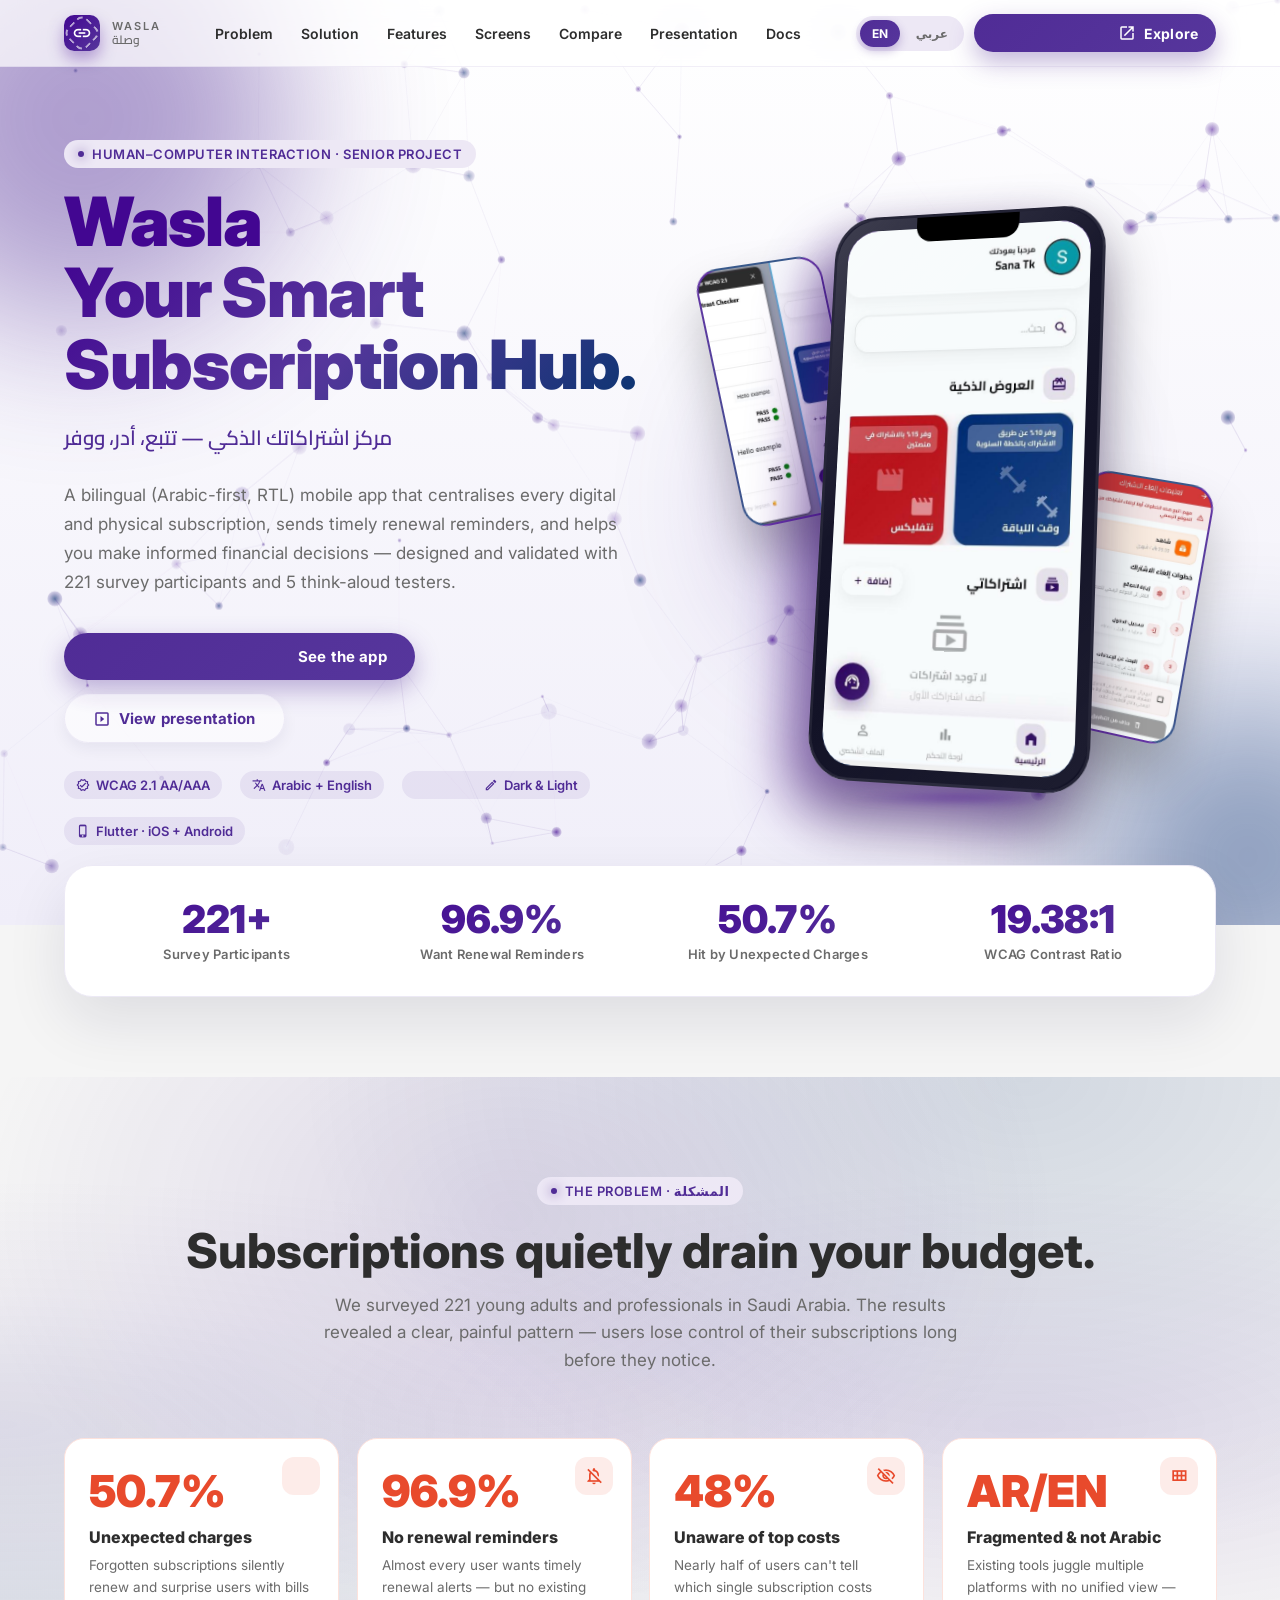
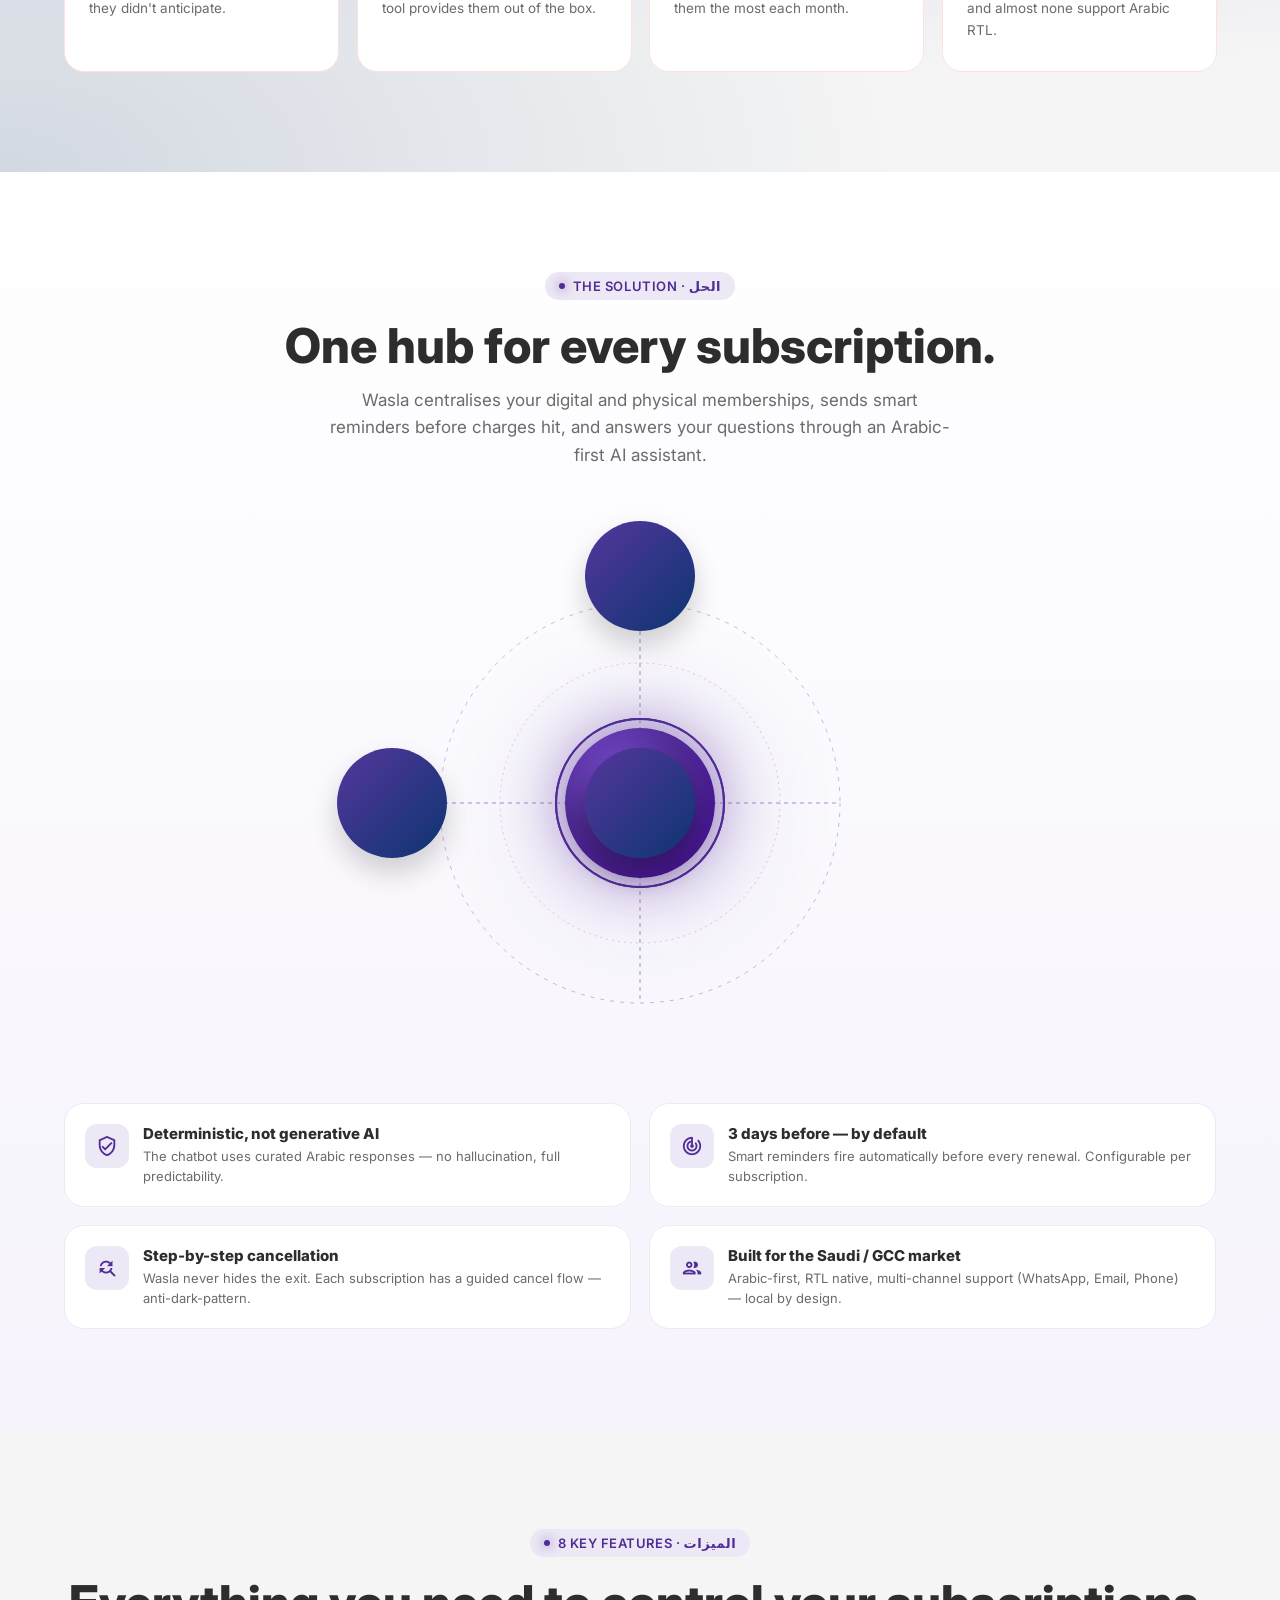
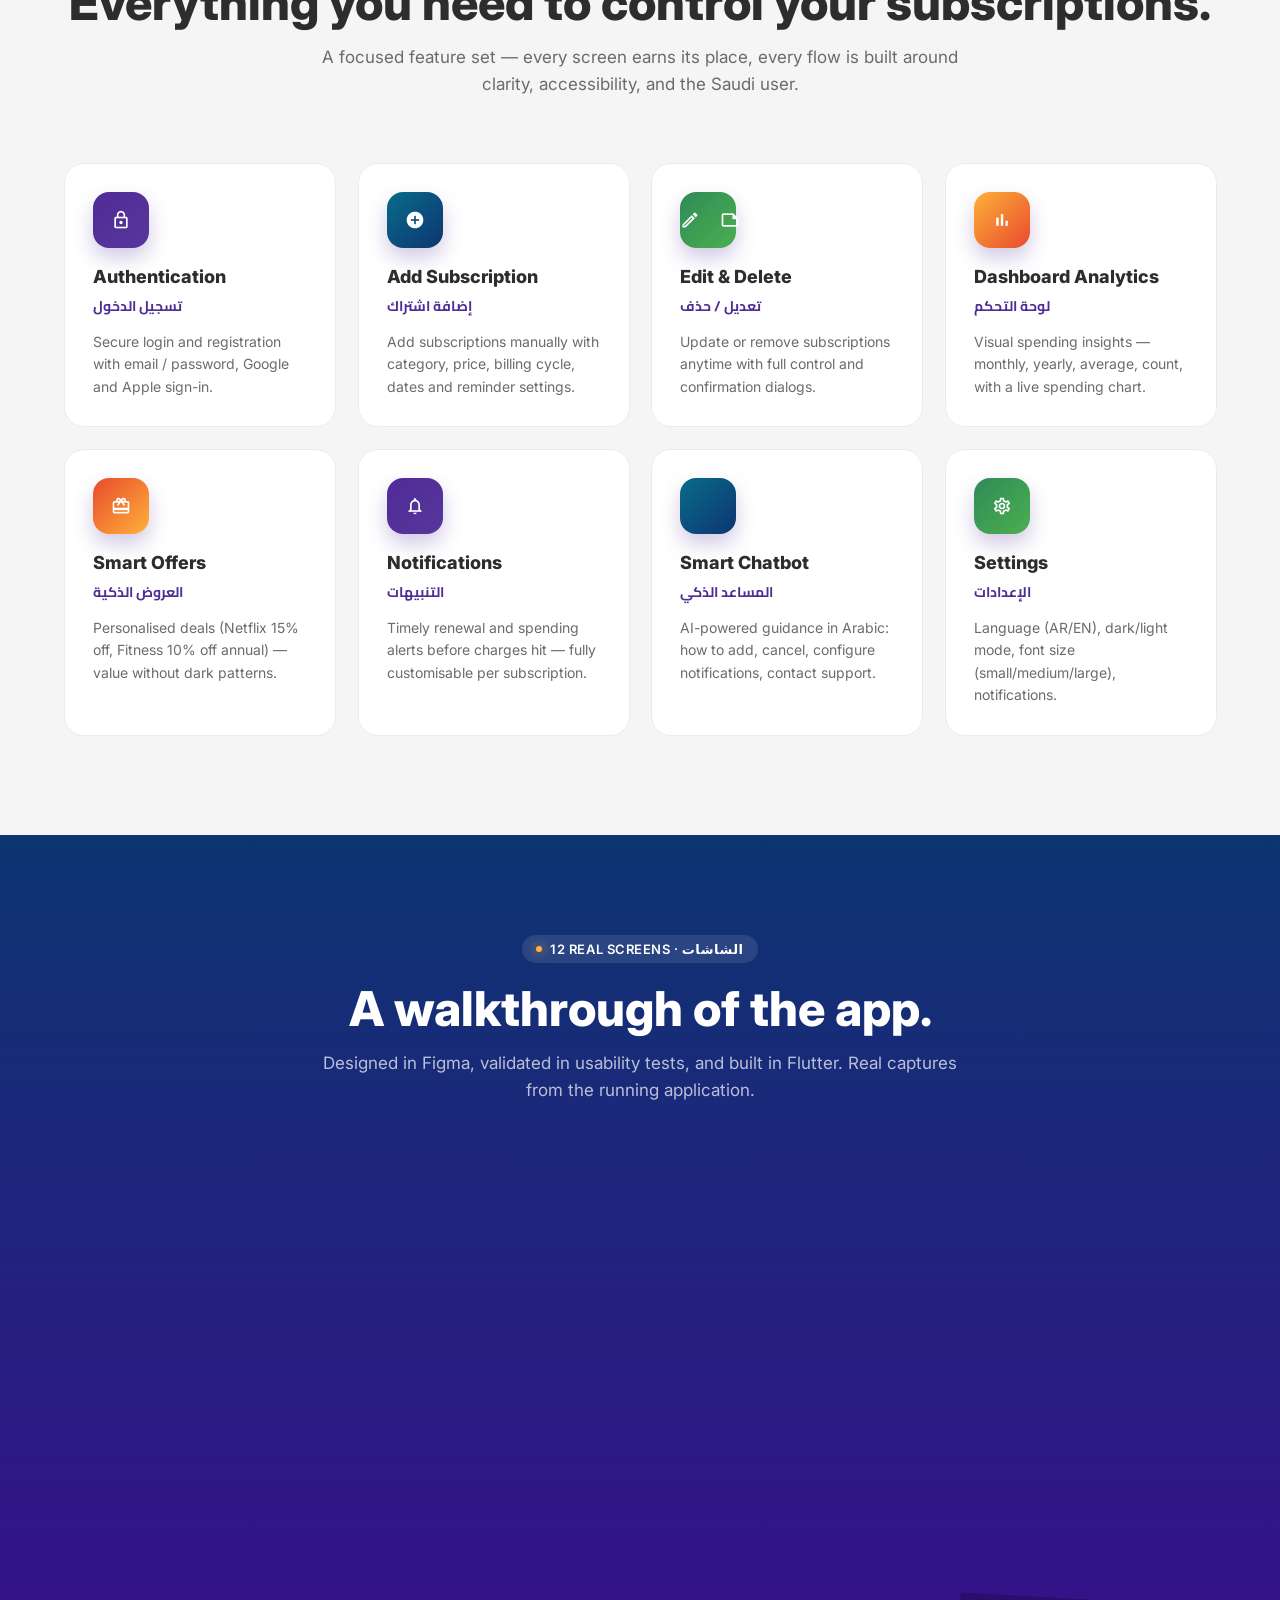
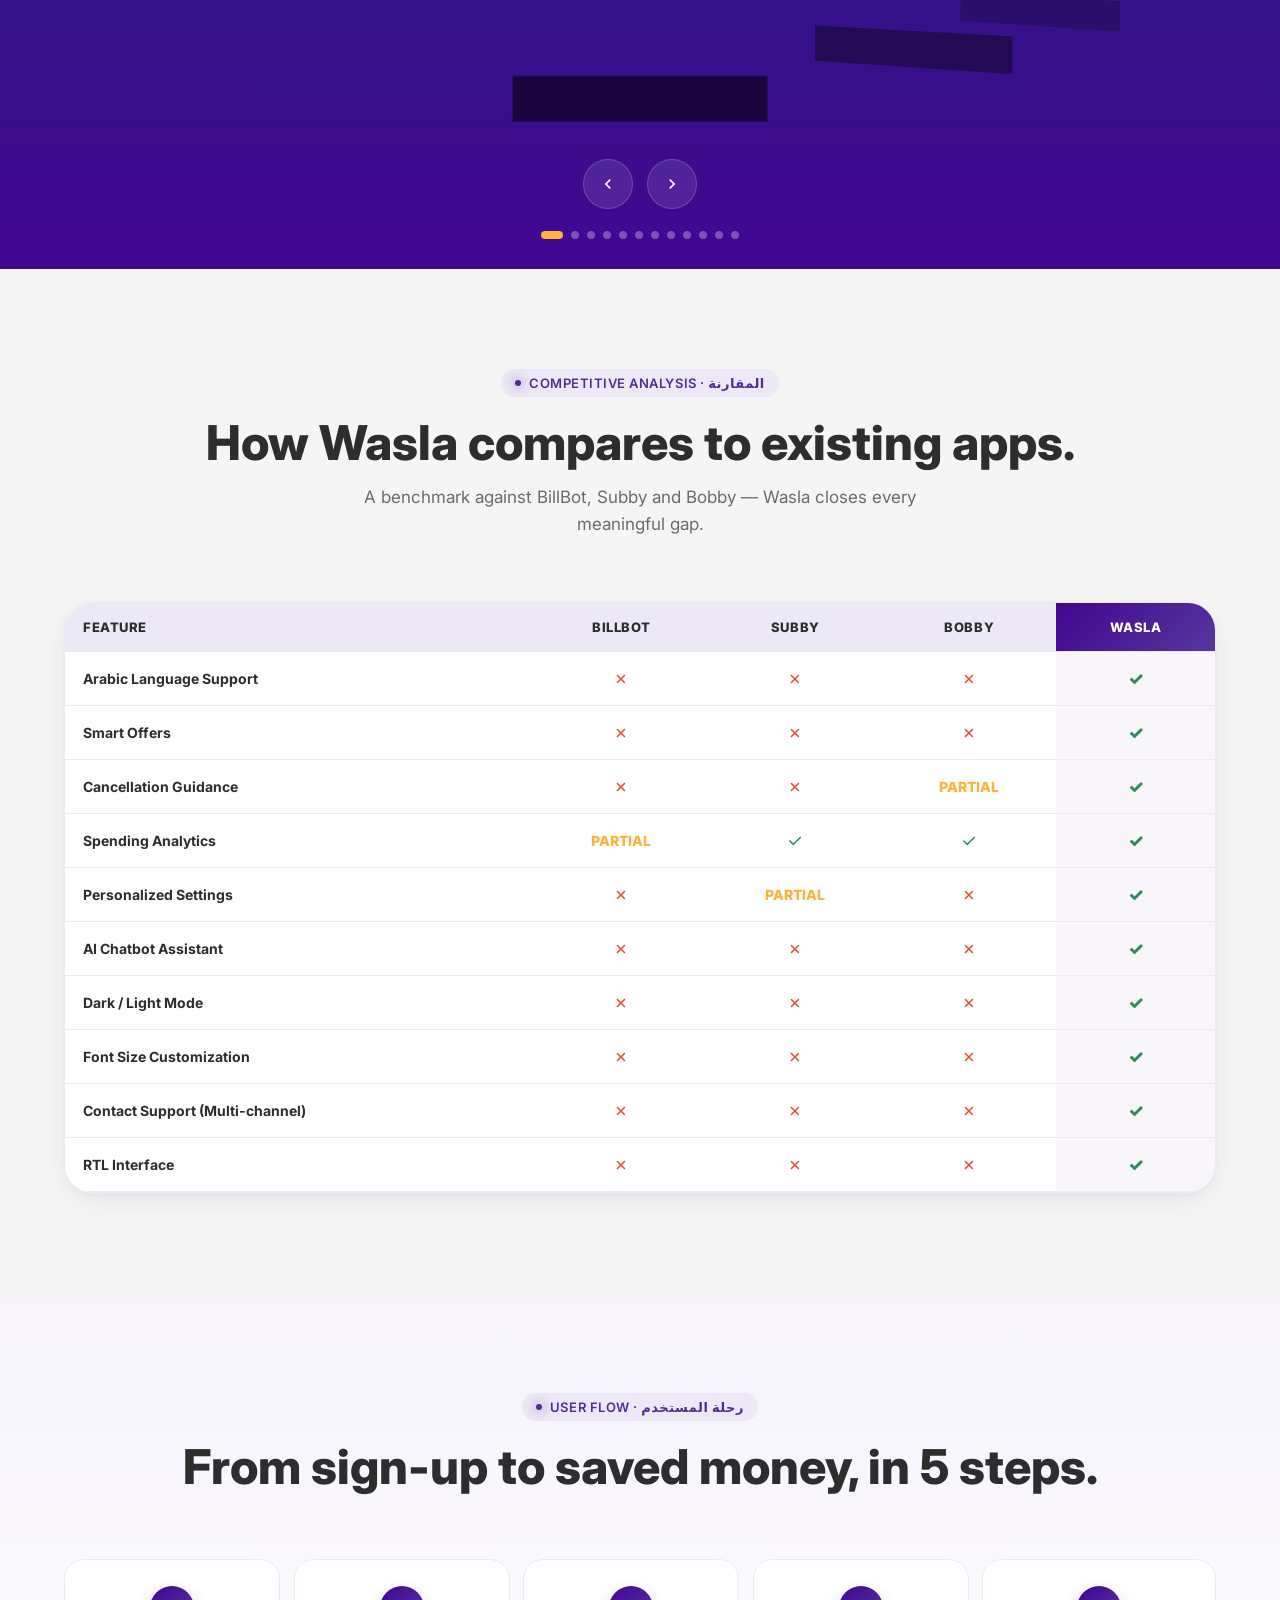
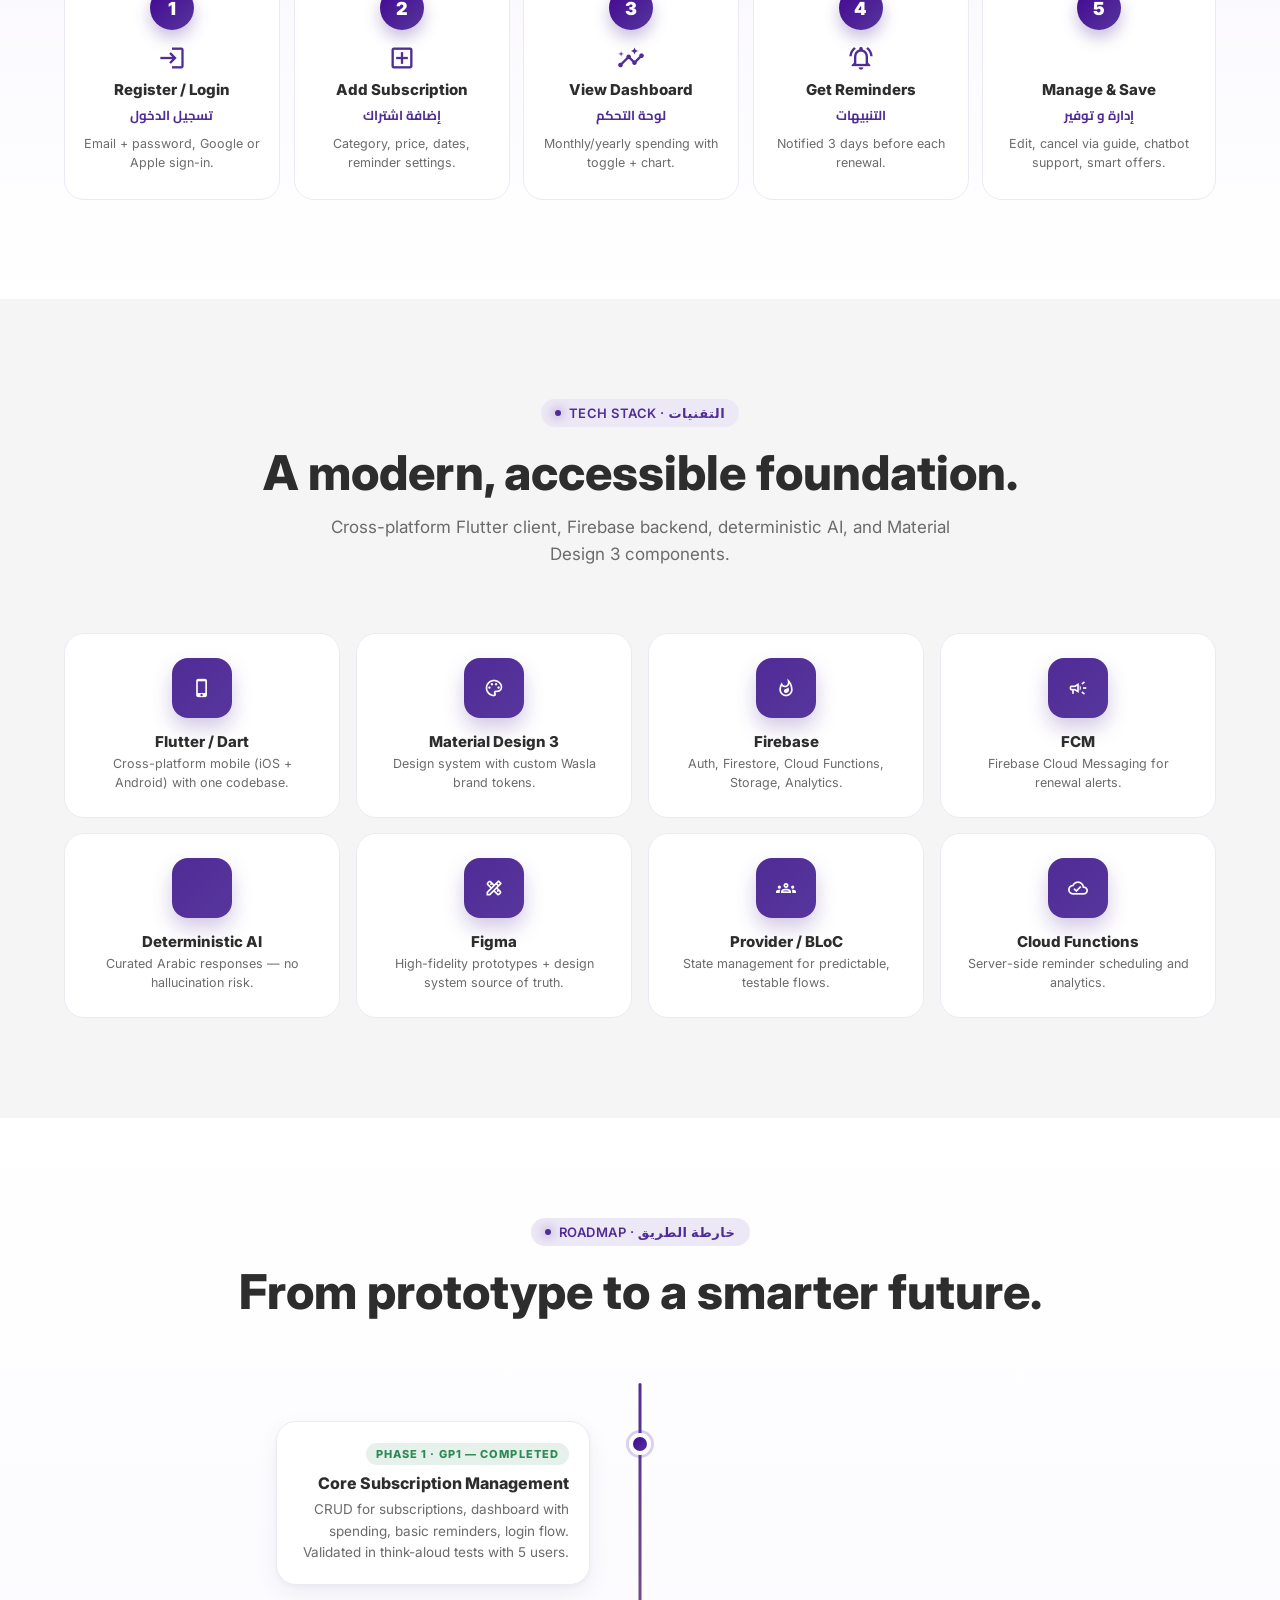
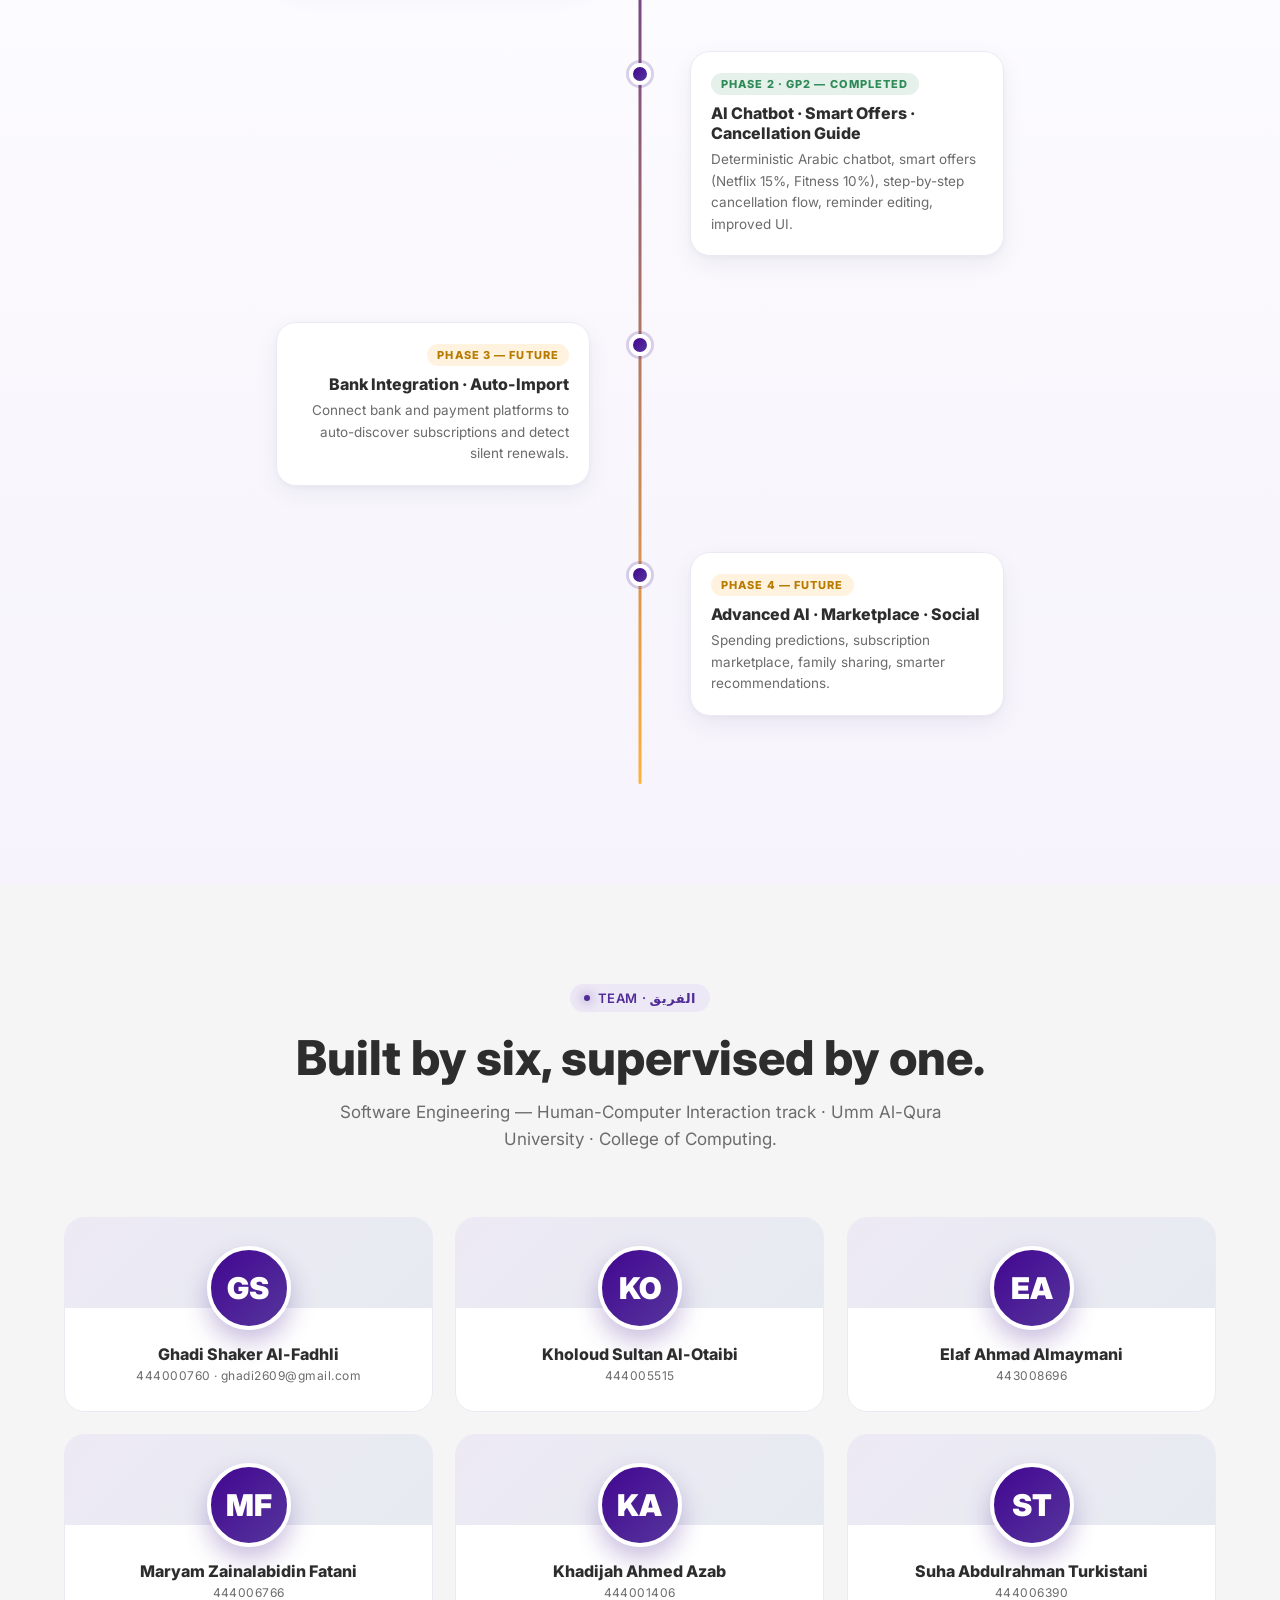
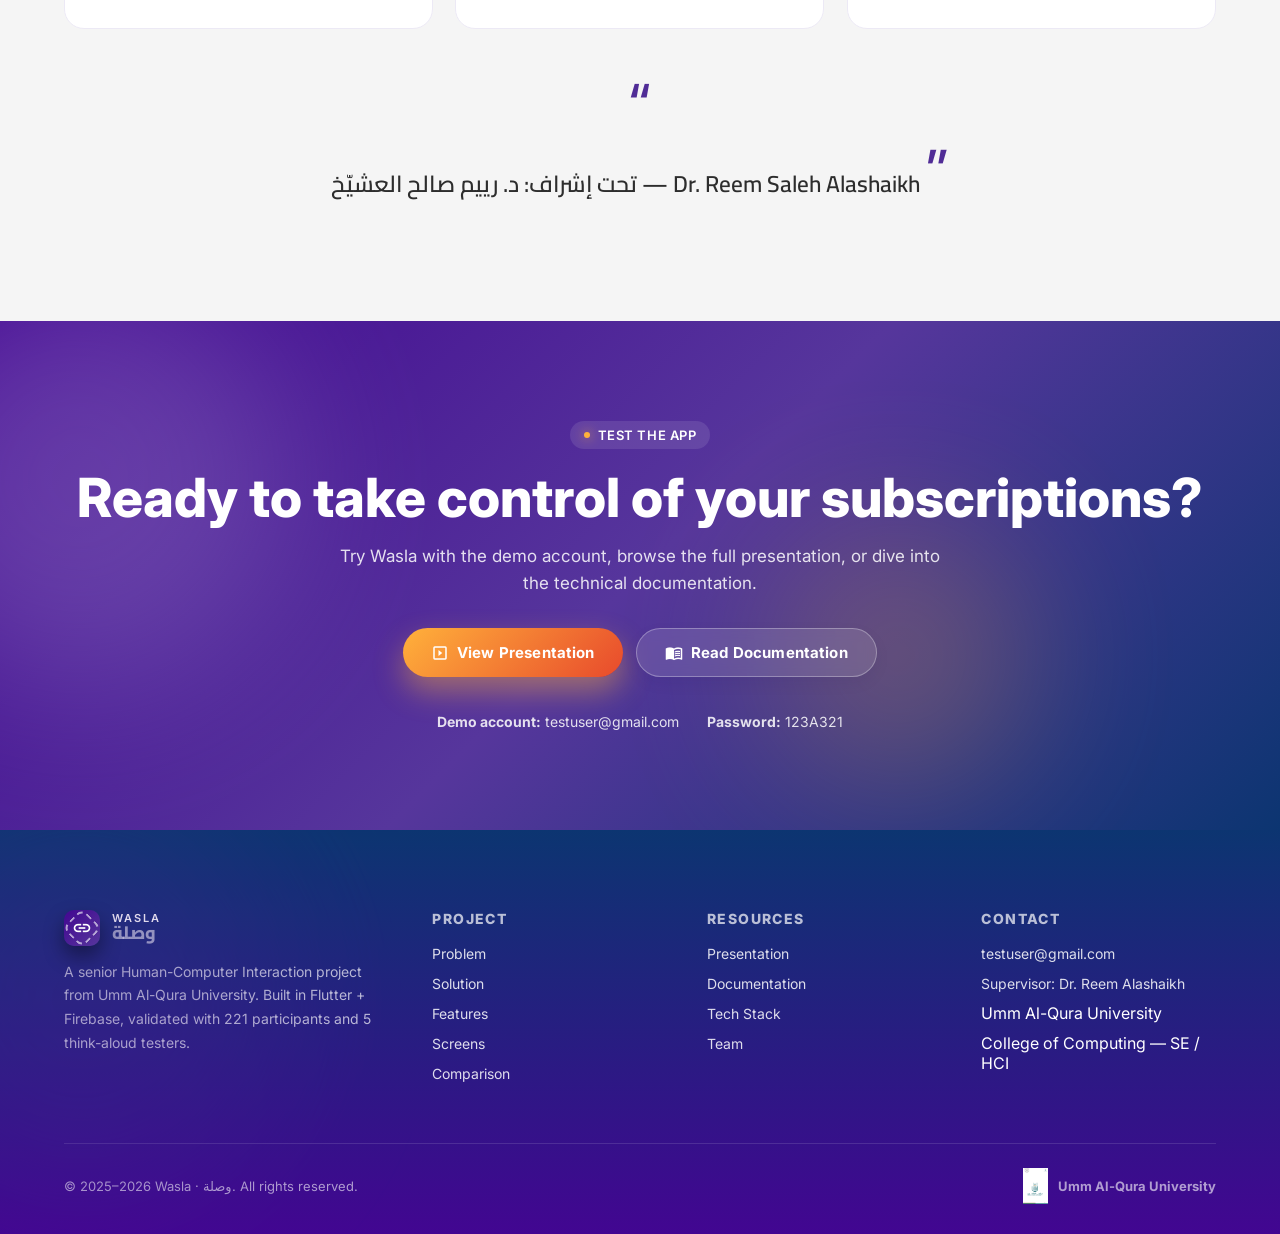
<file: index.html>
<!DOCTYPE html>
<html lang="en" dir="ltr">
<head>
  <meta charset="UTF-8" />
  <meta name="viewport" content="width=device-width, initial-scale=1.0" />
  <meta name="theme-color" content="#420691" />
  <meta name="description" content="Wasla — your smart subscription hub. Track, manage and save on every digital and physical subscription. Arabic-first, accessible, WCAG 2.1 AA/AAA verified." />
  <meta name="keywords" content="Wasla, وصلة, subscription manager, Saudi Arabia, Arabic, Flutter, Firebase, WCAG, HCI" />
  <title>Wasla — Smart Subscription Hub | وصلة</title>

  <link rel="icon" type="image/svg+xml" href="data:image/svg+xml;utf8,<svg xmlns='http://www.w3.org/2000/svg' viewBox='0 0 32 32'><rect width='32' height='32' rx='8' fill='%23420691'/><path d='M11 11l10 10M21 11L11 21' stroke='%23ffffff' stroke-width='3' stroke-linecap='round'/></svg>" />

  <link rel="preconnect" href="https://fonts.googleapis.com" />
  <link rel="preconnect" href="https://fonts.gstatic.com" crossorigin />
  <link rel="stylesheet" href="css/style.css" />
</head>
<body>
  <!-- ============== Top Navigation ============== -->
  <nav class="nav">
    <div class="container nav-inner">
      <a class="brand" href="index.html">
        <span class="brand-mark"><span class="material-icons-outlined">link</span></span>
        <span class="brand-text">
          <span class="en">WASLA</span>
          <span class="ar" style="font-family: var(--font-ar); font-size: 12px; color: var(--wasla-text-muted); font-weight: 600; margin-top: 2px;">وصلة</span>
        </span>
      </a>
      <div class="nav-links">
        <a href="#problem">Problem</a>
        <a href="#solution">Solution</a>
        <a href="#features">Features</a>
        <a href="#screens">Screens</a>
        <a href="#benchmark">Compare</a>
        <a href="presentation.html">Presentation</a>
        <a href="docs.html">Docs</a>
      </div>
      <div class="nav-cta">
        <div class="lang-switch" role="tablist" aria-label="Language">
          <button class="active" data-dir="ltr">EN</button>
          <button data-dir="rtl">عربي</button>
        </div>
        <a class="btn btn-magnetic" href="#screens">
          <span class="material-icons-outlined">rocket_launch</span>
          Explore
        </a>
      </div>
    </div>
  </nav>

  <!-- ============== Hero ============== -->
  <header class="hero">
    <div class="hero-gradient"></div>
    <canvas class="hero-canvas" aria-hidden="true"></canvas>
    <div class="bg-orb o1"></div>
    <div class="bg-orb o2"></div>
    <div class="bg-orb o3"></div>

    <div class="container">
      <div class="hero-grid">
        <div class="hero-copy reveal fade-right" data-parallax="0.04">
          <div class="section-eyebrow"><span class="dot"></span>Human–Computer Interaction · Senior Project</div>
          <h1>
            Wasla
            <span class="accent">Your Smart<br/>Subscription Hub.</span>
          </h1>
          <div class="hero-tagline">مركز اشتراكاتك الذكي — تتبع، أدر، ووفر</div>
          <p class="hero-lead">
            A bilingual (Arabic-first, RTL) mobile app that centralises every digital and physical
            subscription, sends timely renewal reminders, and helps you make informed financial
            decisions — designed and validated with 221 survey participants and 5 think-aloud testers.
          </p>
          <div class="hero-ctas">
            <a class="btn btn-glow btn-magnetic" href="#screens">
              <span class="material-icons-outlined">play_circle</span>
              See the app
            </a>
            <a class="btn btn-ghost btn-magnetic" href="presentation.html">
              <span class="material-icons-outlined">slideshow</span>
              View presentation
            </a>
          </div>
          <div class="hero-meta">
            <span class="chip"><i class="material-icons-outlined">verified</i> WCAG 2.1 AA/AAA</span>
            <span class="chip"><i class="material-icons-outlined">translate</i> Arabic + English</span>
            <span class="chip"><i class="material-icons-outlined">dark_mode</i> Dark &amp; Light</span>
            <span class="chip"><i class="material-icons-outlined">phone_iphone</i> Flutter · iOS + Android</span>
          </div>
        </div>

        <div class="hero-copy phone-3d-container reveal fade-left" data-parallax="0.08">
          <div class="mini-phone mini-phone-1">
            <img src="assets/screens/11-offers.jpeg" alt="Smart offers card" loading="lazy" />
          </div>
          <div class="mini-phone mini-phone-2">
            <img src="assets/screens/07-cancellation.jpeg" alt="Cancellation guide" loading="lazy" />
          </div>
          <div class="phone-3d" data-parallax="0.02">
            <div class="phone-notch"></div>
            <div class="phone-screen">
              <img src="assets/screens/03-home.jpeg" alt="Wasla home screen" />
            </div>
          </div>
          <div class="phone-shadow"></div>
        </div>
      </div>
    </div>
  </header>

  <!-- ============== Stats strip ============== -->
  <section style="padding: 0 0 80px; position: relative; z-index: 3;">
    <div class="container">
      <div class="stats-strip reveal fade-up">
        <div class="stat-item">
          <span class="stat-value"><span data-target="221" data-duration="2000">0</span>+</span>
          <span class="stat-label">Survey Participants</span>
        </div>
        <div class="stat-item">
          <span class="stat-value"><span data-target="96.9" data-decimals="1" data-duration="2200">0</span>%</span>
          <span class="stat-label">Want Renewal Reminders</span>
        </div>
        <div class="stat-item">
          <span class="stat-value"><span data-target="50.7" data-decimals="1" data-duration="2200">0</span>%</span>
          <span class="stat-label">Hit by Unexpected Charges</span>
        </div>
        <div class="stat-item">
          <span class="stat-value"><span data-target="19.41" data-decimals="2" data-duration="2400">0</span>:1</span>
          <span class="stat-label">WCAG Contrast Ratio</span>
        </div>
      </div>
    </div>
  </section>

  <!-- ============== Problem ============== -->
  <section id="problem">
    <div class="bg-mesh"></div>
    <div class="container">
      <div class="section-header reveal fade-up">
        <div class="section-eyebrow"><span class="dot"></span>The Problem · المشكلة</div>
        <h2 class="section-title">Subscriptions quietly drain your budget.</h2>
        <p class="section-subtitle">
          We surveyed 221 young adults and professionals in Saudi Arabia. The results
          revealed a clear, painful pattern — users lose control of their subscriptions
          long before they notice.
        </p>
      </div>

      <div class="problem-grid">
        <div class="problem-card reveal fade-up">
          <div class="problem-icon"><span class="material-icons-outlined">bolt</span></div>
          <div class="problem-pct"><span data-target="50.7" data-decimals="1">0</span>%</div>
          <h4 class="problem-title">Unexpected charges</h4>
          <p class="problem-desc">Forgotten subscriptions silently renew and surprise users with bills they didn't anticipate.</p>
        </div>
        <div class="problem-card reveal fade-up" style="transition-delay: 0.1s;">
          <div class="problem-icon"><span class="material-icons-outlined">notifications_off</span></div>
          <div class="problem-pct"><span data-target="96.9" data-decimals="1">0</span>%</div>
          <h4 class="problem-title">No renewal reminders</h4>
          <p class="problem-desc">Almost every user wants timely renewal alerts — but no existing tool provides them out of the box.</p>
        </div>
        <div class="problem-card reveal fade-up" style="transition-delay: 0.2s;">
          <div class="problem-icon"><span class="material-icons-outlined">visibility_off</span></div>
          <div class="problem-pct"><span data-target="48" data-decimals="0">0</span>%</div>
          <h4 class="problem-title">Unaware of top costs</h4>
          <p class="problem-desc">Nearly half of users can't tell which single subscription costs them the most each month.</p>
        </div>
        <div class="problem-card reveal fade-up" style="transition-delay: 0.3s;">
          <div class="problem-icon"><span class="material-icons-outlined">view_module</span></div>
          <div class="problem-pct">AR/EN</div>
          <h4 class="problem-title">Fragmented &amp; not Arabic</h4>
          <p class="problem-desc">Existing tools juggle multiple platforms with no unified view — and almost none support Arabic RTL.</p>
        </div>
      </div>
    </div>
  </section>

  <!-- ============== Solution ============== -->
  <section id="solution" class="solution">
    <div class="container">
      <div class="section-header reveal fade-up">
        <div class="section-eyebrow"><span class="dot"></span>The Solution · الحل</div>
        <h2 class="section-title">One hub for every subscription.</h2>
        <p class="section-subtitle">
          Wasla centralises your digital and physical memberships, sends smart reminders
          before charges hit, and answers your questions through an Arabic-first AI assistant.
        </p>
      </div>

      <div class="orbit-wrap">
        <div class="orbit-hub" data-parallax="0.03">
          <svg class="orbit-svg" viewBox="0 0 540 540" preserveAspectRatio="xMidYMid meet" aria-hidden="true">
            <defs>
              <linearGradient id="orbit-grad" x1="0" y1="0" x2="1" y2="1">
                <stop offset="0%" stop-color="#502c96" stop-opacity="0.5"/>
                <stop offset="100%" stop-color="#0C3571" stop-opacity="0.5"/>
              </linearGradient>
            </defs>
            <circle cx="270" cy="270" r="200" fill="none" stroke="url(#orbit-grad)" stroke-width="1" stroke-dasharray="4 6" opacity="0.6"/>
            <circle cx="270" cy="270" r="140" fill="none" stroke="url(#orbit-grad)" stroke-width="1" stroke-dasharray="2 4" opacity="0.4"/>
            <line x1="270" y1="270" x2="270" y2="70"  stroke="#502c96" stroke-width="1" stroke-dasharray="4 4" opacity="0.5"/>
            <line x1="270" y1="270" x2="470" y2="270" stroke="#502c96" stroke-width="1" stroke-dasharray="4 4" opacity="0.5"/>
            <line x1="270" y1="270" x2="270" y2="470" stroke="#502c96" stroke-width="1" stroke-dasharray="4 4" opacity="0.5"/>
            <line x1="270" y1="270" x2="70"  y2="270" stroke="#502c96" stroke-width="1" stroke-dasharray="4 4" opacity="0.5"/>
          </svg>

          <div class="orbit-center pulse-ring">
            <div>
              <div class="ar">وصلة</div>
              <div class="en">WASLA</div>
            </div>
          </div>

          <div class="orbit-node n1 float-3d">
            <div>
              <div class="icon material-icons-outlined">notifications_active</div>
              <div class="ar">التنبيهات</div>
            </div>
          </div>
          <div class="orbit-node n2 float-3d delay-1">
            <div>
              <div class="icon material-icons-outlined">smart_toy</div>
              <div class="ar">المساعد الذكي</div>
            </div>
          </div>
          <div class="orbit-node n3 float-3d delay-2">
            <div>
              <div class="icon material-icons-outlined">insights</div>
              <div class="ar">لوحة التحكم</div>
            </div>
          </div>
          <div class="orbit-node n4 float-3d delay-3">
            <div>
              <div class="icon material-icons-outlined">add_box</div>
              <div class="ar">إدارة الاشتراكات</div>
            </div>
          </div>
        </div>
      </div>

      <div class="solution-side">
        <div class="mini-card reveal fade-up">
          <div class="ic material-icons-outlined">verified_user</div>
          <div>
            <h4>Deterministic, not generative AI</h4>
            <p>The chatbot uses curated Arabic responses — no hallucination, full predictability.</p>
          </div>
        </div>
        <div class="mini-card reveal fade-up" style="transition-delay:0.08s;">
          <div class="ic material-icons-outlined">track_changes</div>
          <div>
            <h4>3 days before — by default</h4>
            <p>Smart reminders fire automatically before every renewal. Configurable per subscription.</p>
          </div>
        </div>
        <div class="mini-card reveal fade-up" style="transition-delay:0.16s;">
          <div class="ic material-icons-outlined">find_replace</div>
          <div>
            <h4>Step-by-step cancellation</h4>
            <p>Wasla never hides the exit. Each subscription has a guided cancel flow — anti-dark-pattern.</p>
          </div>
        </div>
        <div class="mini-card reveal fade-up" style="transition-delay:0.24s;">
          <div class="ic material-icons-outlined">group</div>
          <div>
            <h4>Built for the Saudi / GCC market</h4>
            <p>Arabic-first, RTL native, multi-channel support (WhatsApp, Email, Phone) — local by design.</p>
          </div>
        </div>
      </div>
    </div>
  </section>

  <!-- ============== Features ============== -->
  <section id="features">
    <div class="container">
      <div class="section-header reveal fade-up">
        <div class="section-eyebrow"><span class="dot"></span>8 Key Features · الميزات</div>
        <h2 class="section-title">Everything you need to control your subscriptions.</h2>
        <p class="section-subtitle">
          A focused feature set — every screen earns its place, every flow is built around
          clarity, accessibility, and the Saudi user.
        </p>
      </div>

      <div class="features-grid">
        <div class="feature-card card-3d reveal fade-up">
          <div class="feature-icon material-icons-outlined">lock</div>
          <h3>Authentication</h3>
          <div class="ar-name">تسجيل الدخول</div>
          <p>Secure login and registration with email / password, Google and Apple sign-in.</p>
        </div>
        <div class="feature-card card-3d feature-blue reveal fade-up" style="transition-delay:.05s;">
          <div class="feature-icon material-icons-outlined">add_circle</div>
          <h3>Add Subscription</h3>
          <div class="ar-name">إضافة اشتراك</div>
          <p>Add subscriptions manually with category, price, billing cycle, dates and reminder settings.</p>
        </div>
        <div class="feature-card card-3d feature-green reveal fade-up" style="transition-delay:.1s;">
          <div class="feature-icon material-icons-outlined">edit_note</div>
          <h3>Edit &amp; Delete</h3>
          <div class="ar-name">تعديل / حذف</div>
          <p>Update or remove subscriptions anytime with full control and confirmation dialogs.</p>
        </div>
        <div class="feature-card card-3d feature-gold reveal fade-up" style="transition-delay:.15s;">
          <div class="feature-icon material-icons-outlined">bar_chart</div>
          <h3>Dashboard Analytics</h3>
          <div class="ar-name">لوحة التحكم</div>
          <p>Visual spending insights — monthly, yearly, average, count, with a live spending chart.</p>
        </div>
        <div class="feature-card card-3d feature-orange reveal fade-up" style="transition-delay:.2s;">
          <div class="feature-icon material-icons-outlined">card_giftcard</div>
          <h3>Smart Offers</h3>
          <div class="ar-name">العروض الذكية</div>
          <p>Personalised deals (Netflix 15% off, Fitness 10% off annual) — value without dark patterns.</p>
        </div>
        <div class="feature-card card-3d reveal fade-up" style="transition-delay:.25s;">
          <div class="feature-icon material-icons-outlined">notifications</div>
          <h3>Notifications</h3>
          <div class="ar-name">التنبيهات</div>
          <p>Timely renewal and spending alerts before charges hit — fully customisable per subscription.</p>
        </div>
        <div class="feature-card card-3d feature-blue reveal fade-up" style="transition-delay:.3s;">
          <div class="feature-icon material-icons-outlined">smart_toy</div>
          <h3>Smart Chatbot</h3>
          <div class="ar-name">المساعد الذكي</div>
          <p>AI-powered guidance in Arabic: how to add, cancel, configure notifications, contact support.</p>
        </div>
        <div class="feature-card card-3d feature-green reveal fade-up" style="transition-delay:.35s;">
          <div class="feature-icon material-icons-outlined">settings</div>
          <h3>Settings</h3>
          <div class="ar-name">الإعدادات</div>
          <p>Language (AR/EN), dark/light mode, font size (small/medium/large), notifications.</p>
        </div>
      </div>
    </div>
  </section>

  <!-- ============== Screens showcase ============== -->
  <section id="screens" class="screens-section">
    <div class="container">
      <div class="section-header reveal fade-up">
        <div class="section-eyebrow"><span class="dot"></span>12 Real Screens · الشاشات</div>
        <h2 class="section-title">A walkthrough of the app.</h2>
        <p class="section-subtitle">Designed in Figma, validated in usability tests, and built in Flutter. Real captures from the running application.</p>
      </div>

      <div class="carousel-3d" data-autoplay="true" data-delay="4000">
        <div class="carousel-stage">
          <div class="carousel-item" data-screen="login">
            <img src="assets/screens/01-login.jpeg" alt="Login screen" loading="lazy" />
            <div class="label"><span class="ar">تسجيل الدخول</span><span>01 / 12</span></div>
          </div>
          <div class="carousel-item" data-screen="signup">
            <img src="assets/screens/02-signup.jpeg" alt="Sign up screen" loading="lazy" />
            <div class="label"><span class="ar">إنشاء حساب</span><span>02 / 12</span></div>
          </div>
          <div class="carousel-item" data-screen="home">
            <img src="assets/screens/03-home.jpeg" alt="Home screen" loading="lazy" />
            <div class="label"><span class="ar">الرئيسية</span><span>03 / 12</span></div>
          </div>
          <div class="carousel-item" data-screen="dashboard">
            <img src="assets/screens/04-dashboard.jpeg" alt="Dashboard" loading="lazy" />
            <div class="label"><span class="ar">لوحة التحكم</span><span>04 / 12</span></div>
          </div>
          <div class="carousel-item" data-screen="add">
            <img src="assets/screens/05-add-subscription.jpeg" alt="Add subscription" loading="lazy" />
            <div class="label"><span class="ar">إضافة اشتراك</span><span>05 / 12</span></div>
          </div>
          <div class="carousel-item" data-screen="details">
            <img src="assets/screens/06-details.jpeg" alt="Subscription details" loading="lazy" />
            <div class="label"><span class="ar">معلومات الاشتراك</span><span>06 / 12</span></div>
          </div>
          <div class="carousel-item" data-screen="cancel">
            <img src="assets/screens/07-cancellation.jpeg" alt="Cancellation guide" loading="lazy" />
            <div class="label"><span class="ar">تعليمات الإلغاء</span><span>07 / 12</span></div>
          </div>
          <div class="carousel-item" data-screen="chatbot">
            <img src="assets/screens/08-chatbot.jpeg" alt="AI chatbot" loading="lazy" />
            <div class="label"><span class="ar">المساعد الذكي</span><span>08 / 12</span></div>
          </div>
          <div class="carousel-item" data-screen="profile">
            <img src="assets/screens/09-profile.jpeg" alt="Profile and settings" loading="lazy" />
            <div class="label"><span class="ar">الملف الشخصي</span><span>09 / 12</span></div>
          </div>
          <div class="carousel-item" data-screen="offers">
            <img src="assets/screens/11-offers.jpeg" alt="Smart offers" loading="lazy" />
            <div class="label"><span class="ar">العروض الذكية</span><span>10 / 12</span></div>
          </div>
          <div class="carousel-item" data-screen="accessibility">
            <img src="assets/screens/12-accessibility.jpeg" alt="Accessibility verification" loading="lazy" />
            <div class="label"><span class="ar">إمكانية الوصول</span><span>11 / 12</span></div>
          </div>
          <div class="carousel-item" data-screen="home-en">
            <img src="assets/screens/03b-home-en.jpeg" alt="English home (LTR)" loading="lazy" />
            <div class="label"><span>English (LTR)</span><span>12 / 12</span></div>
          </div>
        </div>

        <div class="carousel-controls">
          <button data-carousel-prev aria-label="Previous screen"><span class="material-icons-outlined">chevron_left</span></button>
          <button data-carousel-next aria-label="Next screen"><span class="material-icons-outlined">chevron_right</span></button>
        </div>

        <div class="carousel-dots">
          <span class="dot"></span><span class="dot"></span><span class="dot"></span><span class="dot"></span>
          <span class="dot"></span><span class="dot"></span><span class="dot"></span><span class="dot"></span>
          <span class="dot"></span><span class="dot"></span><span class="dot"></span><span class="dot"></span>
        </div>
      </div>
    </div>
  </section>

  <!-- ============== Benchmark ============== -->
  <section id="benchmark">
    <div class="container">
      <div class="section-header reveal fade-up">
        <div class="section-eyebrow"><span class="dot"></span>Competitive Analysis · المقارنة</div>
        <h2 class="section-title">How Wasla compares to existing apps.</h2>
        <p class="section-subtitle">A benchmark against BillBot, Subby and Bobby — Wasla closes every meaningful gap.</p>
      </div>

      <div class="compare reveal fade-up">
        <table>
          <thead>
            <tr>
              <th style="text-align:left;">Feature</th>
              <th>BillBot</th>
              <th>Subby</th>
              <th>Bobby</th>
              <th class="wasla-col">Wasla</th>
            </tr>
          </thead>
          <tbody>
            <tr><td>Arabic Language Support</td><td><span class="cross">✗</span></td><td><span class="cross">✗</span></td><td><span class="cross">✗</span></td><td class="wasla-col"><span class="check">✓</span></td></tr>
            <tr><td>Smart Offers</td><td><span class="cross">✗</span></td><td><span class="cross">✗</span></td><td><span class="cross">✗</span></td><td class="wasla-col"><span class="check">✓</span></td></tr>
            <tr><td>Cancellation Guidance</td><td><span class="cross">✗</span></td><td><span class="cross">✗</span></td><td><span class="partial">PARTIAL</span></td><td class="wasla-col"><span class="check">✓</span></td></tr>
            <tr><td>Spending Analytics</td><td><span class="partial">PARTIAL</span></td><td><span class="check">✓</span></td><td><span class="check">✓</span></td><td class="wasla-col"><span class="check">✓</span></td></tr>
            <tr><td>Personalized Settings</td><td><span class="cross">✗</span></td><td><span class="partial">PARTIAL</span></td><td><span class="cross">✗</span></td><td class="wasla-col"><span class="check">✓</span></td></tr>
            <tr><td>AI Chatbot Assistant</td><td><span class="cross">✗</span></td><td><span class="cross">✗</span></td><td><span class="cross">✗</span></td><td class="wasla-col"><span class="check">✓</span></td></tr>
            <tr><td>Dark / Light Mode</td><td><span class="cross">✗</span></td><td><span class="cross">✗</span></td><td><span class="cross">✗</span></td><td class="wasla-col"><span class="check">✓</span></td></tr>
            <tr><td>Font Size Customization</td><td><span class="cross">✗</span></td><td><span class="cross">✗</span></td><td><span class="cross">✗</span></td><td class="wasla-col"><span class="check">✓</span></td></tr>
            <tr><td>Contact Support (Multi-channel)</td><td><span class="cross">✗</span></td><td><span class="cross">✗</span></td><td><span class="cross">✗</span></td><td class="wasla-col"><span class="check">✓</span></td></tr>
            <tr><td>RTL Interface</td><td><span class="cross">✗</span></td><td><span class="cross">✗</span></td><td><span class="cross">✗</span></td><td class="wasla-col"><span class="check">✓</span></td></tr>
          </tbody>
        </table>
      </div>
    </div>
  </section>

  <!-- ============== User flow ============== -->
  <section style="background: linear-gradient(180deg, #f6f3fc 0%, #ffffff 100%);">
    <div class="container">
      <div class="section-header reveal fade-up">
        <div class="section-eyebrow"><span class="dot"></span>User Flow · رحلة المستخدم</div>
        <h2 class="section-title">From sign-up to saved money, in 5 steps.</h2>
      </div>

      <div class="flow">
        <div class="flow-step reveal fade-up">
          <div class="num">1</div>
          <div class="ic material-icons-outlined">login</div>
          <h4>Register / Login</h4>
          <div class="ar">تسجيل الدخول</div>
          <p>Email + password, Google or Apple sign-in.</p>
        </div>
        <div class="flow-step reveal fade-up" style="transition-delay:.08s;">
          <div class="num">2</div>
          <div class="ic material-icons-outlined">add_box</div>
          <h4>Add Subscription</h4>
          <div class="ar">إضافة اشتراك</div>
          <p>Category, price, dates, reminder settings.</p>
        </div>
        <div class="flow-step reveal fade-up" style="transition-delay:.16s;">
          <div class="num">3</div>
          <div class="ic material-icons-outlined">insights</div>
          <h4>View Dashboard</h4>
          <div class="ar">لوحة التحكم</div>
          <p>Monthly/yearly spending with toggle + chart.</p>
        </div>
        <div class="flow-step reveal fade-up" style="transition-delay:.24s;">
          <div class="num">4</div>
          <div class="ic material-icons-outlined">notifications_active</div>
          <h4>Get Reminders</h4>
          <div class="ar">التنبيهات</div>
          <p>Notified 3 days before each renewal.</p>
        </div>
        <div class="flow-step reveal fade-up" style="transition-delay:.32s;">
          <div class="num">5</div>
          <div class="ic material-icons-outlined">savings</div>
          <h4>Manage &amp; Save</h4>
          <div class="ar">إدارة و توفير</div>
          <p>Edit, cancel via guide, chatbot support, smart offers.</p>
        </div>
      </div>
    </div>
  </section>

  <!-- ============== Tech stack ============== -->
  <section id="tech">
    <div class="container">
      <div class="section-header reveal fade-up">
        <div class="section-eyebrow"><span class="dot"></span>Tech Stack · التقنيات</div>
        <h2 class="section-title">A modern, accessible foundation.</h2>
        <p class="section-subtitle">Cross-platform Flutter client, Firebase backend, deterministic AI, and Material Design 3 components.</p>
      </div>

      <div class="tech-grid">
        <div class="tech-card card-3d reveal fade-up">
          <div class="tech-icon material-icons-outlined">phone_iphone</div>
          <h4>Flutter / Dart</h4>
          <p>Cross-platform mobile (iOS + Android) with one codebase.</p>
        </div>
        <div class="tech-card card-3d reveal fade-up" style="transition-delay:.05s;">
          <div class="tech-icon material-icons-outlined">palette</div>
          <h4>Material Design 3</h4>
          <p>Design system with custom Wasla brand tokens.</p>
        </div>
        <div class="tech-card card-3d reveal fade-up" style="transition-delay:.1s;">
          <div class="tech-icon material-icons-outlined">whatshot</div>
          <h4>Firebase</h4>
          <p>Auth, Firestore, Cloud Functions, Storage, Analytics.</p>
        </div>
        <div class="tech-card card-3d reveal fade-up" style="transition-delay:.15s;">
          <div class="tech-icon material-icons-outlined">campaign</div>
          <h4>FCM</h4>
          <p>Firebase Cloud Messaging for renewal alerts.</p>
        </div>
        <div class="tech-card card-3d reveal fade-up" style="transition-delay:.2s;">
          <div class="tech-icon material-icons-outlined">smart_toy</div>
          <h4>Deterministic AI</h4>
          <p>Curated Arabic responses — no hallucination risk.</p>
        </div>
        <div class="tech-card card-3d reveal fade-up" style="transition-delay:.25s;">
          <div class="tech-icon material-icons-outlined">design_services</div>
          <h4>Figma</h4>
          <p>High-fidelity prototypes + design system source of truth.</p>
        </div>
        <div class="tech-card card-3d reveal fade-up" style="transition-delay:.3s;">
          <div class="tech-icon material-icons-outlined">groups</div>
          <h4>Provider / BLoC</h4>
          <p>State management for predictable, testable flows.</p>
        </div>
        <div class="tech-card card-3d reveal fade-up" style="transition-delay:.35s;">
          <div class="tech-icon material-icons-outlined">cloud_done</div>
          <h4>Cloud Functions</h4>
          <p>Server-side reminder scheduling and analytics.</p>
        </div>
      </div>
    </div>
  </section>

  <!-- ============== Timeline ============== -->
  <section style="background: linear-gradient(180deg, #ffffff 0%, #f6f3fc 100%);">
    <div class="container">
      <div class="section-header reveal fade-up">
        <div class="section-eyebrow"><span class="dot"></span>Roadmap · خارطة الطريق</div>
        <h2 class="section-title">From prototype to a smarter future.</h2>
      </div>

      <div class="timeline">
        <div class="tl-item left reveal fade-left">
          <div class="dot"></div>
          <div class="tl-card">
            <span class="badge completed">Phase 1 · GP1 — Completed</span>
            <h4>Core Subscription Management</h4>
            <p>CRUD for subscriptions, dashboard with spending, basic reminders, login flow. Validated in think-aloud tests with 5 users.</p>
          </div>
        </div>
        <div class="tl-item right reveal fade-right">
          <div class="dot"></div>
          <div class="tl-card">
            <span class="badge completed">Phase 2 · GP2 — Completed</span>
            <h4>AI Chatbot · Smart Offers · Cancellation Guide</h4>
            <p>Deterministic Arabic chatbot, smart offers (Netflix 15%, Fitness 10%), step-by-step cancellation flow, reminder editing, improved UI.</p>
          </div>
        </div>
        <div class="tl-item left reveal fade-left">
          <div class="dot"></div>
          <div class="tl-card">
            <span class="badge future">Phase 3 — Future</span>
            <h4>Bank Integration · Auto-Import</h4>
            <p>Connect bank and payment platforms to auto-discover subscriptions and detect silent renewals.</p>
          </div>
        </div>
        <div class="tl-item right reveal fade-right">
          <div class="dot"></div>
          <div class="tl-card">
            <span class="badge future">Phase 4 — Future</span>
            <h4>Advanced AI · Marketplace · Social</h4>
            <p>Spending predictions, subscription marketplace, family sharing, smarter recommendations.</p>
          </div>
        </div>
      </div>
    </div>
  </section>

  <!-- ============== Team ============== -->
  <section id="team">
    <div class="container">
      <div class="section-header reveal fade-up">
        <div class="section-eyebrow"><span class="dot"></span>Team · الفريق</div>
        <h2 class="section-title">Built by six, supervised by one.</h2>
        <p class="section-subtitle">Software Engineering — Human-Computer Interaction track · Umm Al-Qura University · College of Computing.</p>
      </div>

      <div class="team-grid">
        <div class="team-card reveal fade-up">
          <div class="team-avatar">GS</div>
          <h4>Ghadi Shaker Al-Fadhli</h4>
          <div class="id">444000760 · ghadi2609@gmail.com</div>
        </div>
        <div class="team-card reveal fade-up" style="transition-delay:.05s;">
          <div class="team-avatar">KO</div>
          <h4>Kholoud Sultan Al-Otaibi</h4>
          <div class="id">444005515</div>
        </div>
        <div class="team-card reveal fade-up" style="transition-delay:.1s;">
          <div class="team-avatar">EA</div>
          <h4>Elaf Ahmad Almaymani</h4>
          <div class="id">443008696</div>
        </div>
        <div class="team-card reveal fade-up" style="transition-delay:.15s;">
          <div class="team-avatar">MF</div>
          <h4>Maryam Zainalabidin Fatani</h4>
          <div class="id">444006766</div>
        </div>
        <div class="team-card reveal fade-up" style="transition-delay:.2s;">
          <div class="team-avatar">KA</div>
          <h4>Khadijah Ahmed Azab</h4>
          <div class="id">444001406</div>
        </div>
        <div class="team-card reveal fade-up" style="transition-delay:.25s;">
          <div class="team-avatar">ST</div>
          <h4>Suha Abdulrahman Turkistani</h4>
          <div class="id">444006390</div>
        </div>
      </div>

      <p class="pull-quote reveal fade-up" style="margin-top: 60px;">
        تحت إشراف: د. رييم صالح العشيّخ — Dr. Reem Saleh Alashaikh
      </p>
    </div>
  </section>

  <!-- ============== Final CTA ============== -->
  <section style="background: linear-gradient(135deg, #420691 0%, #56369c 50%, #0C3571 100%); color: #fff; padding: 100px 0; position: relative; overflow: hidden;">
    <div class="bg-orb o1" style="background:#dadbf1; opacity:.2;"></div>
    <div class="bg-orb o3" style="background:#FFB13B; opacity:.25;"></div>
    <div class="container" style="text-align: center; position: relative; z-index: 1;">
      <div class="section-eyebrow" style="background: rgba(255,255,255,0.1); color: #fff;">
        <span class="dot" style="background: #FFB13B; box-shadow: 0 0 12px #FFB13B;"></span>
        Test the app
      </div>
      <h2 class="section-title" style="color:#fff; font-size: clamp(32px, 4.5vw, 54px);">Ready to take control of your subscriptions?</h2>
      <p class="section-subtitle" style="color: rgba(255,255,255,0.85); max-width: 600px; margin-bottom: 30px;">
        Try Wasla with the demo account, browse the full presentation, or dive into the
        technical documentation.
      </p>
      <div style="display:flex; gap:14px; flex-wrap:wrap; justify-content:center;">
        <a class="btn btn-glow" href="presentation.html" style="background: linear-gradient(135deg, #FFB13B 0%, #E84A2C 100%); box-shadow: 0 14px 30px rgba(255,177,59,0.45);">
          <span class="material-icons-outlined">slideshow</span> View Presentation
        </a>
        <a class="btn btn-ghost" href="docs.html" style="background: rgba(255,255,255,0.12); color: #fff; border-color: rgba(255,255,255,0.3);">
          <span class="material-icons-outlined">menu_book</span> Read Documentation
        </a>
      </div>
      <div style="margin-top: 36px; display: flex; gap: 28px; justify-content: center; flex-wrap: wrap; color: rgba(255,255,255,0.85); font-size: 14px;">
        <span><strong>Demo account:</strong> testuser@gmail.com</span>
        <span><strong>Password:</strong> 123A321</span>
      </div>
    </div>
  </section>

  <!-- ============== Footer ============== -->
  <footer class="footer">
    <div class="bg-orb o1" style="opacity:.2;"></div>
    <div class="container">
      <div class="footer-grid">
        <div>
          <a class="brand" href="index.html" style="color:#fff;">
            <span class="brand-mark"><span class="material-icons-outlined">link</span></span>
            <span class="brand-text">
              <span class="en" style="color:#fff;">WASLA</span>
              <span class="ar" style="font-family: var(--font-ar); color: rgba(255,255,255,0.6);">وصلة</span>
            </span>
          </a>
          <p class="footer-desc">
            A senior Human-Computer Interaction project from Umm Al-Qura University.
            Built in Flutter + Firebase, validated with 221 participants and 5 think-aloud testers.
          </p>
        </div>
        <div>
          <h5>Project</h5>
          <ul>
            <li><a href="#problem">Problem</a></li>
            <li><a href="#solution">Solution</a></li>
            <li><a href="#features">Features</a></li>
            <li><a href="#screens">Screens</a></li>
            <li><a href="#benchmark">Comparison</a></li>
          </ul>
        </div>
        <div>
          <h5>Resources</h5>
          <ul>
            <li><a href="presentation.html">Presentation</a></li>
            <li><a href="docs.html">Documentation</a></li>
            <li><a href="#tech">Tech Stack</a></li>
            <li><a href="#team">Team</a></li>
          </ul>
        </div>
        <div>
          <h5>Contact</h5>
          <ul>
            <li><a href="mailto:testuser@gmail.com">testuser@gmail.com</a></li>
            <li><a href="#team">Supervisor: Dr. Reem Alashaikh</a></li>
            <li>Umm Al-Qura University</li>
            <li>College of Computing — SE / HCI</li>
          </ul>
        </div>
      </div>
      <div class="footer-bottom">
        <span>© 2025–2026 Wasla · وصلة. All rights reserved.</span>
        <span class="uqu">
          <img src="assets/screens/uqu-logo.png" alt="Umm Al-Qura University" />
          Umm Al-Qura University
        </span>
      </div>
    </div>
  </footer>

  <script src="js/main.js" defer></script>
</body>
</html>
</file>
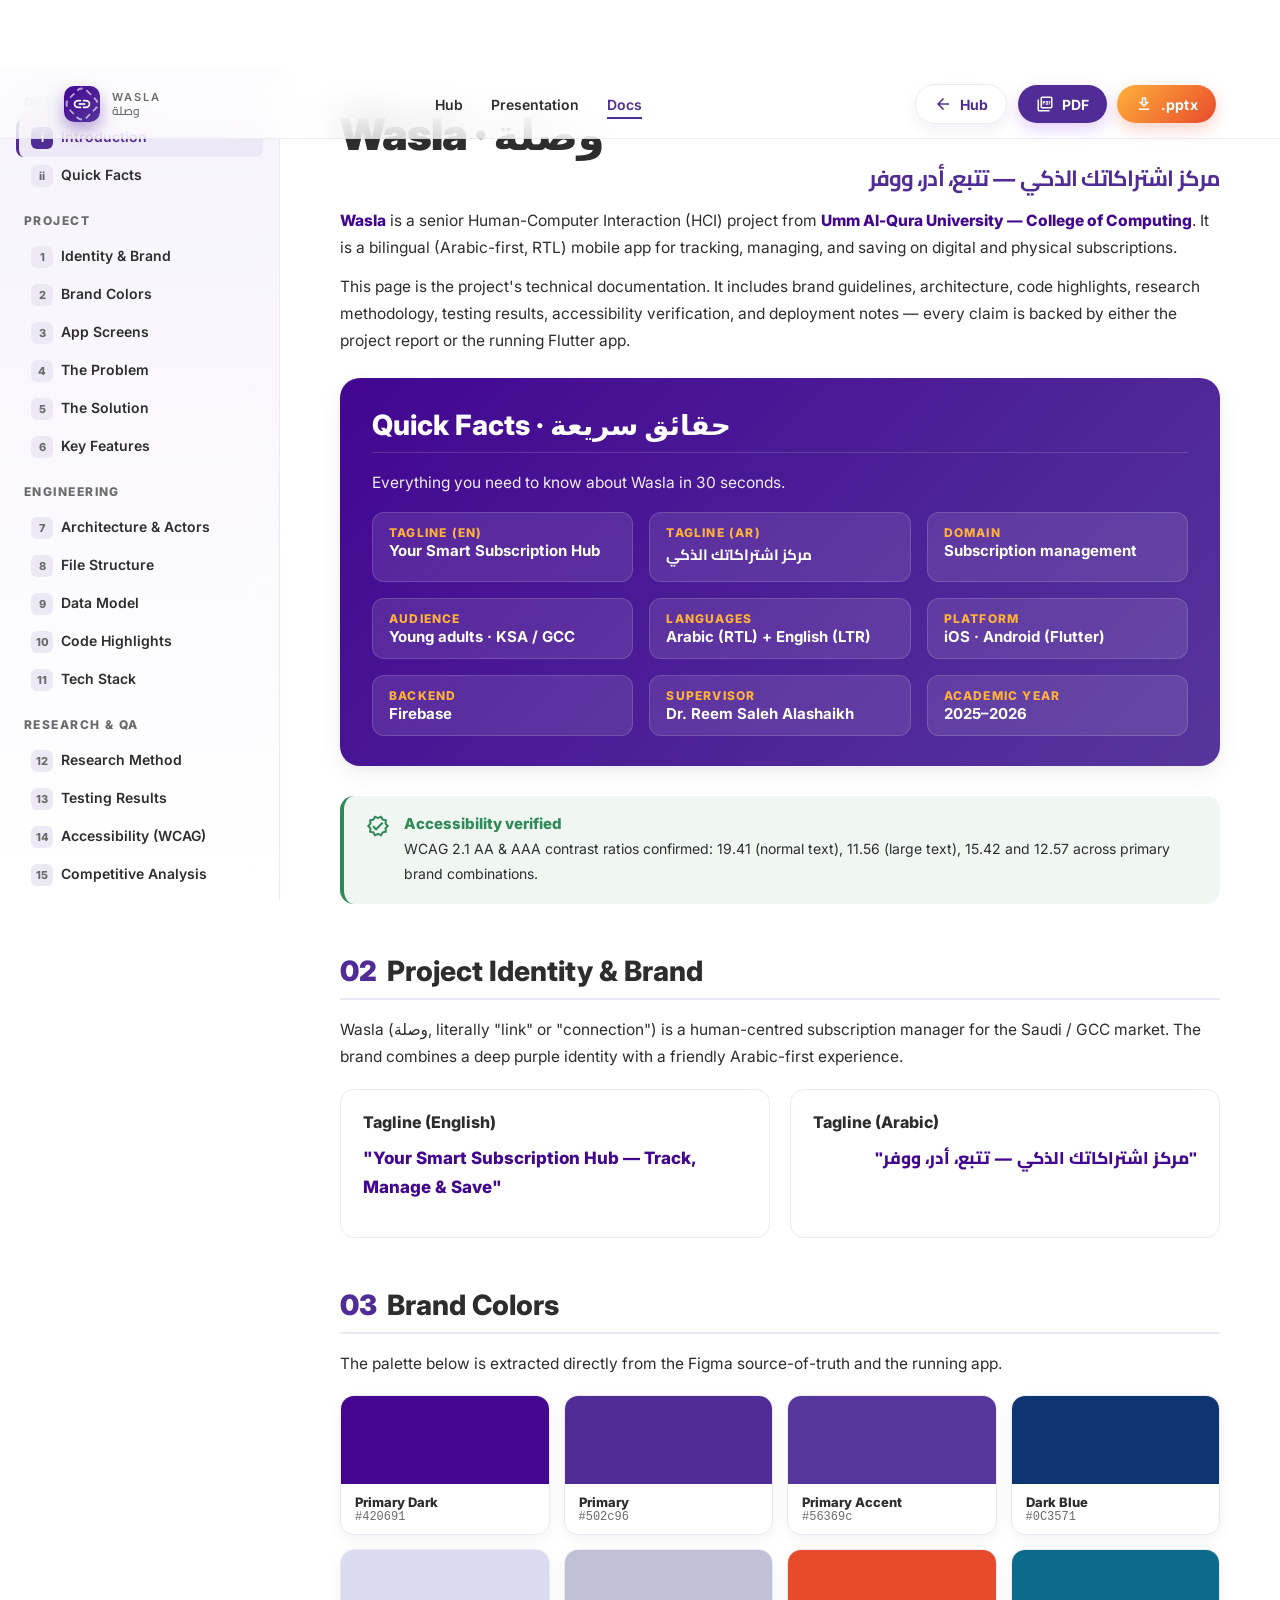
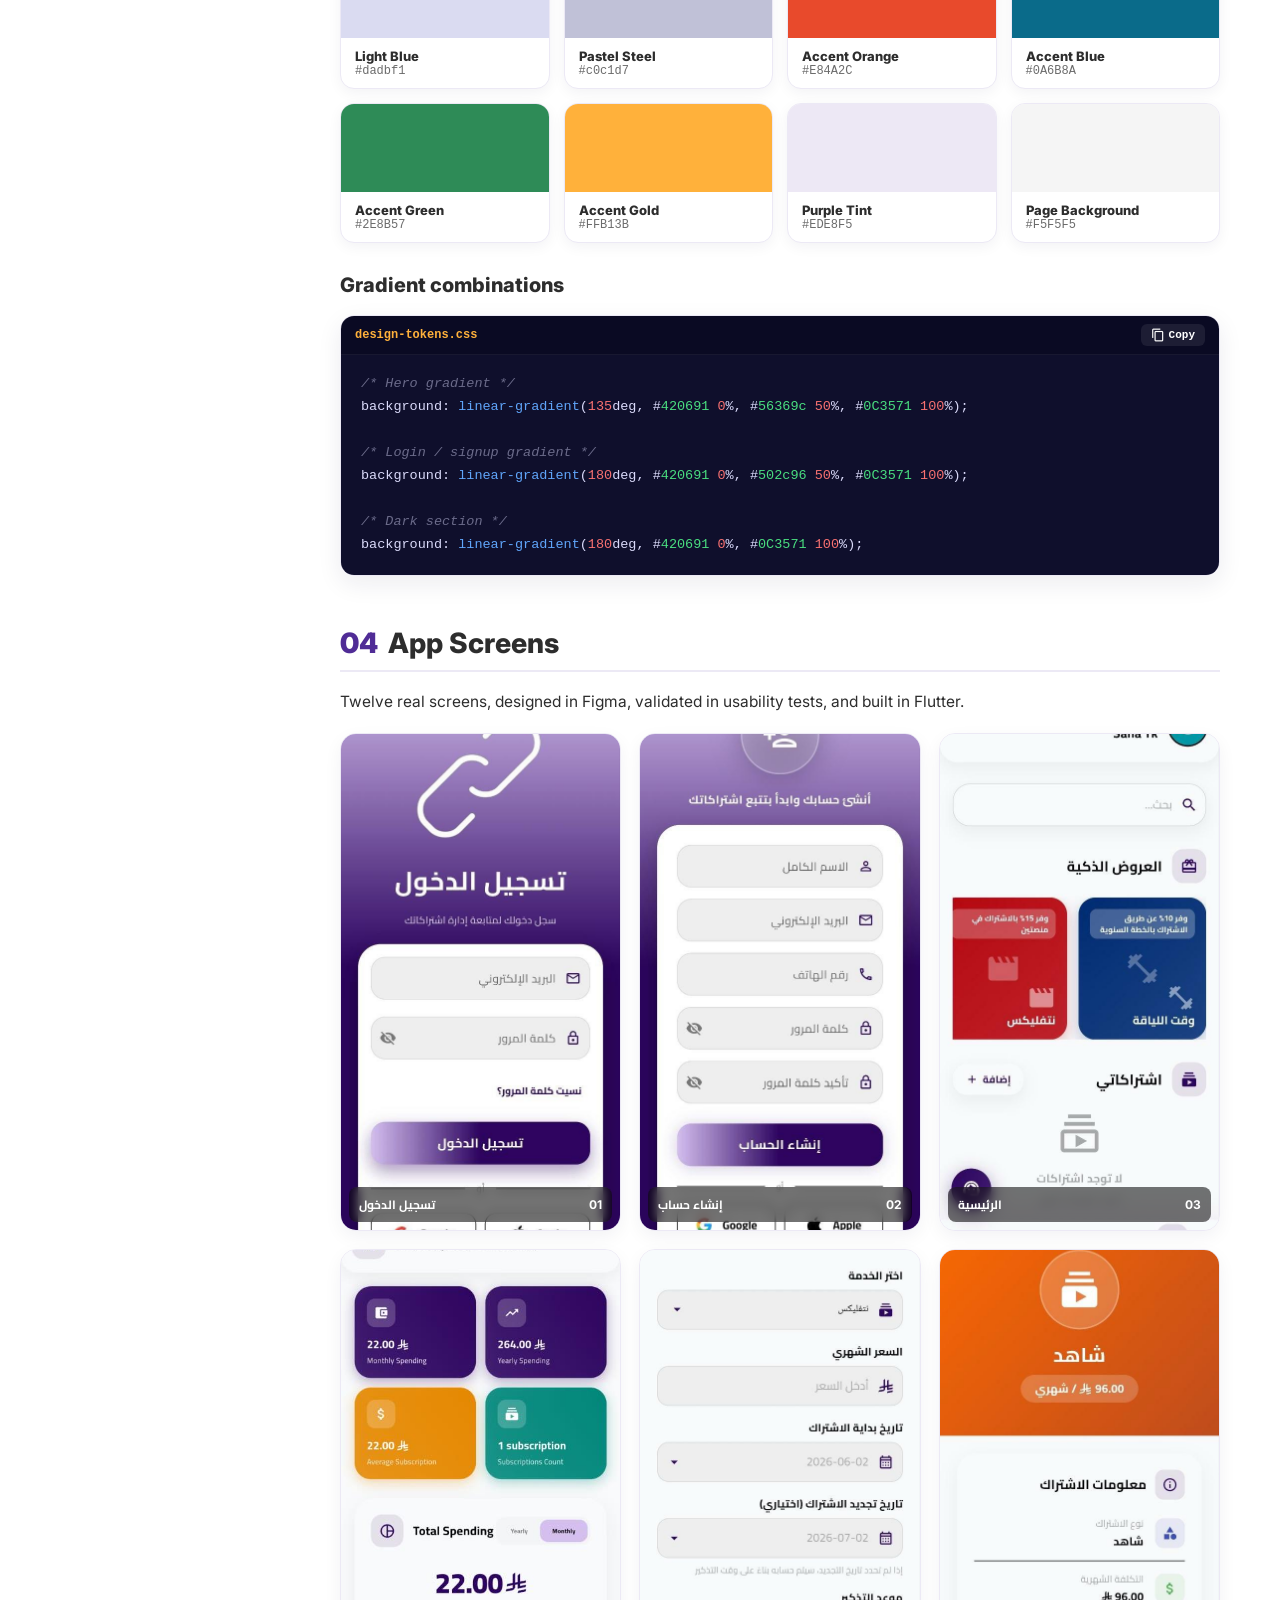
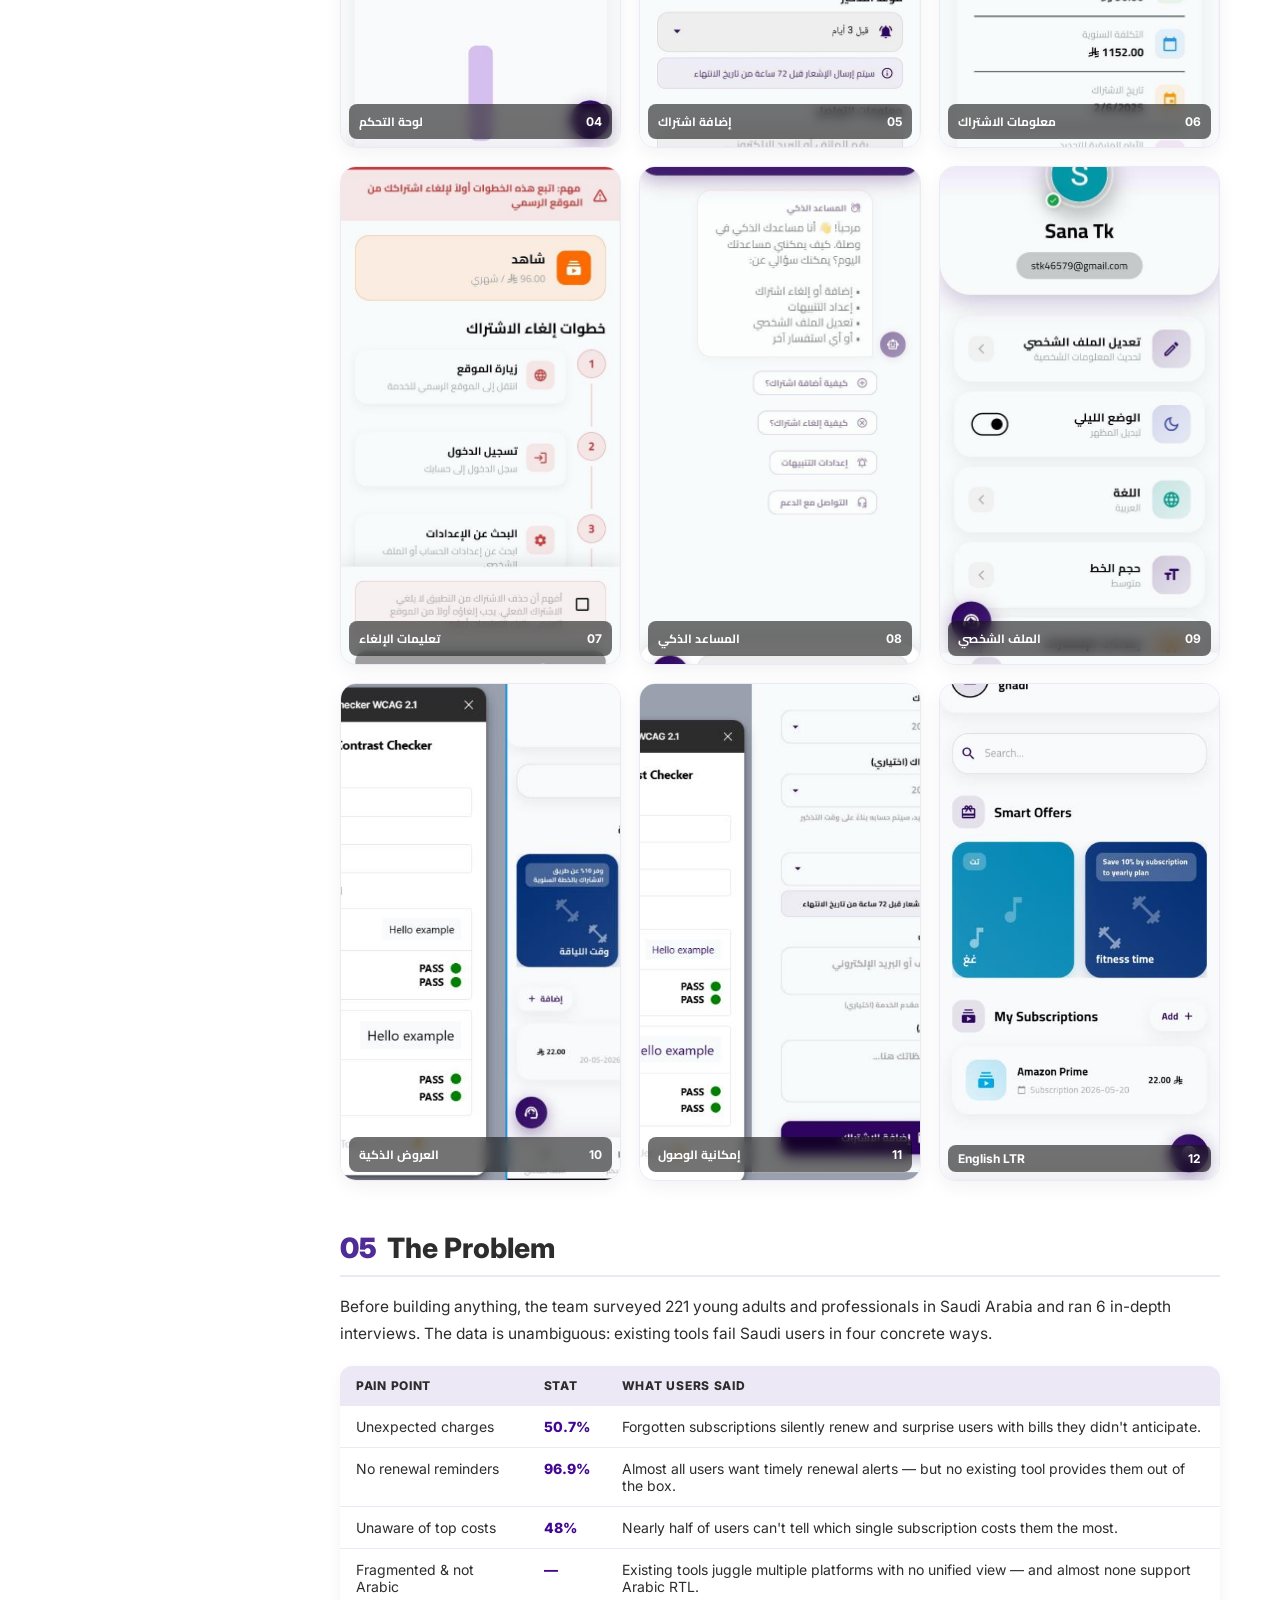
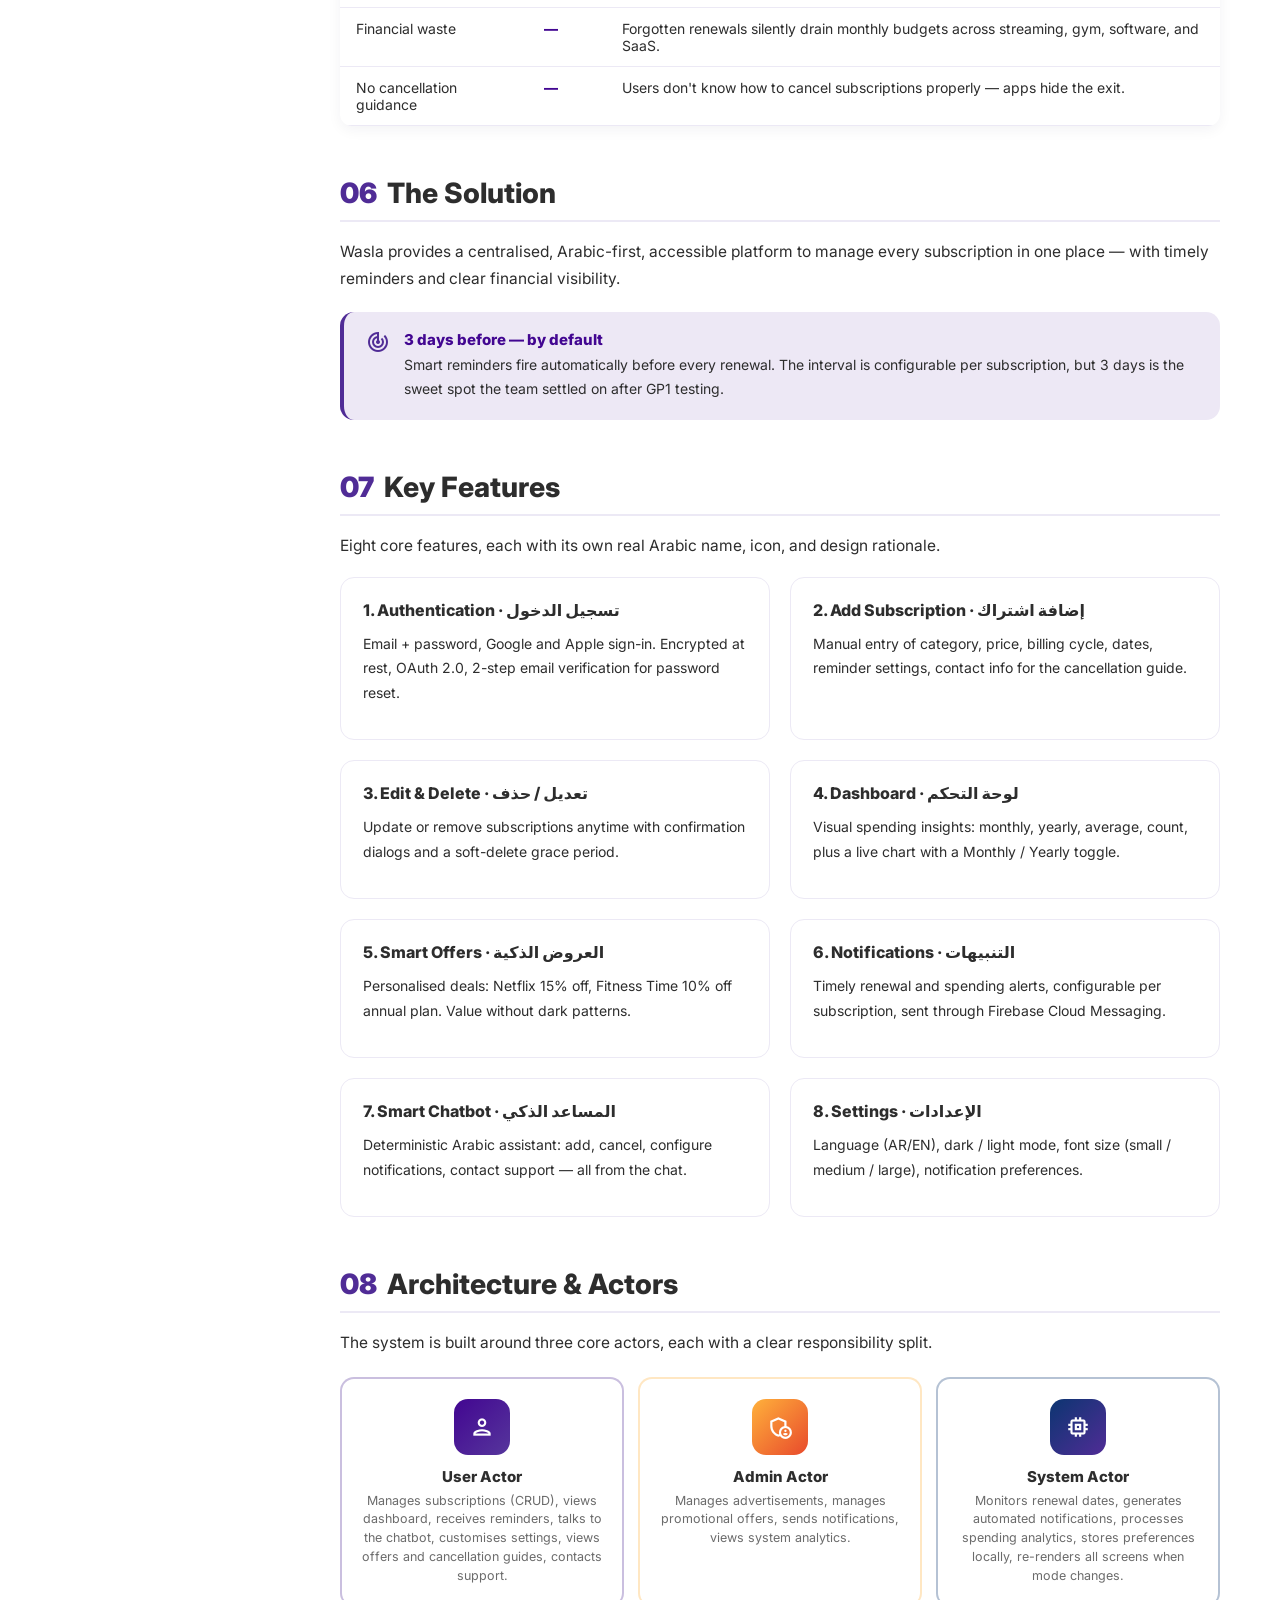
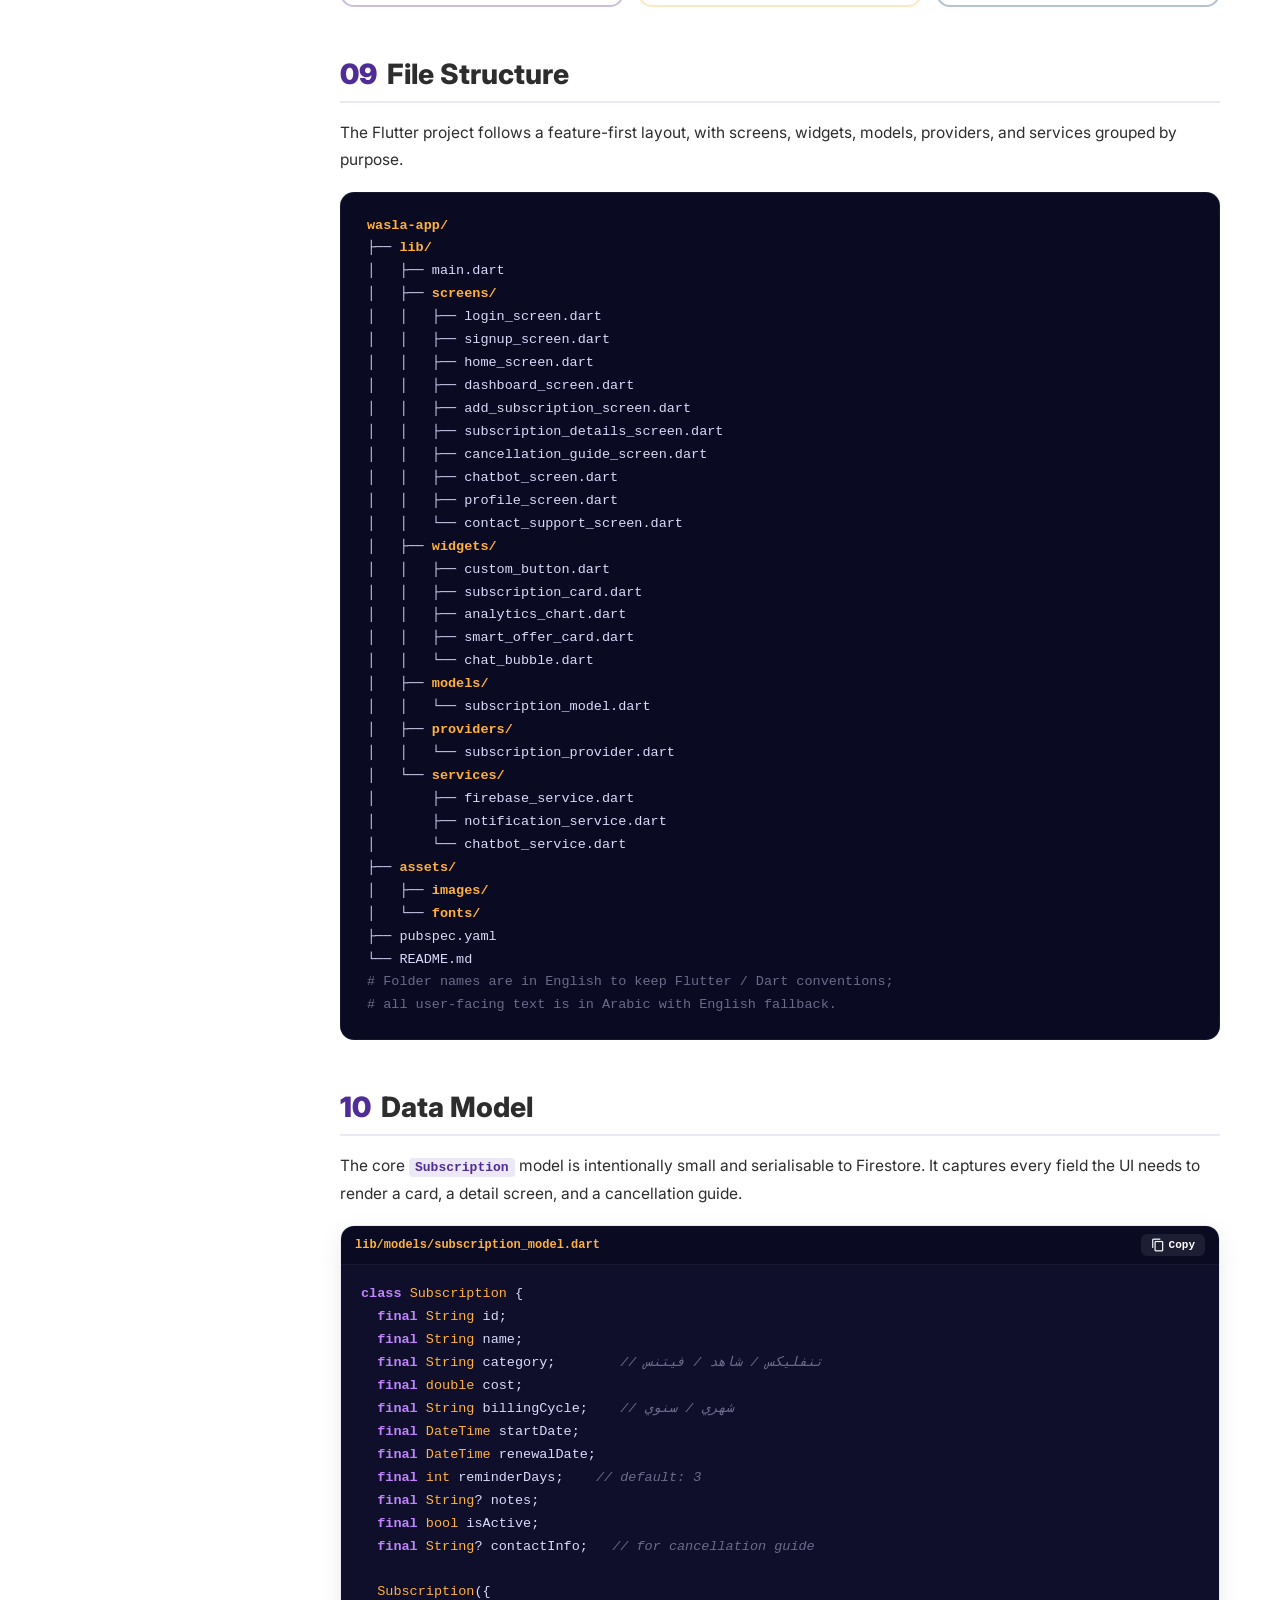
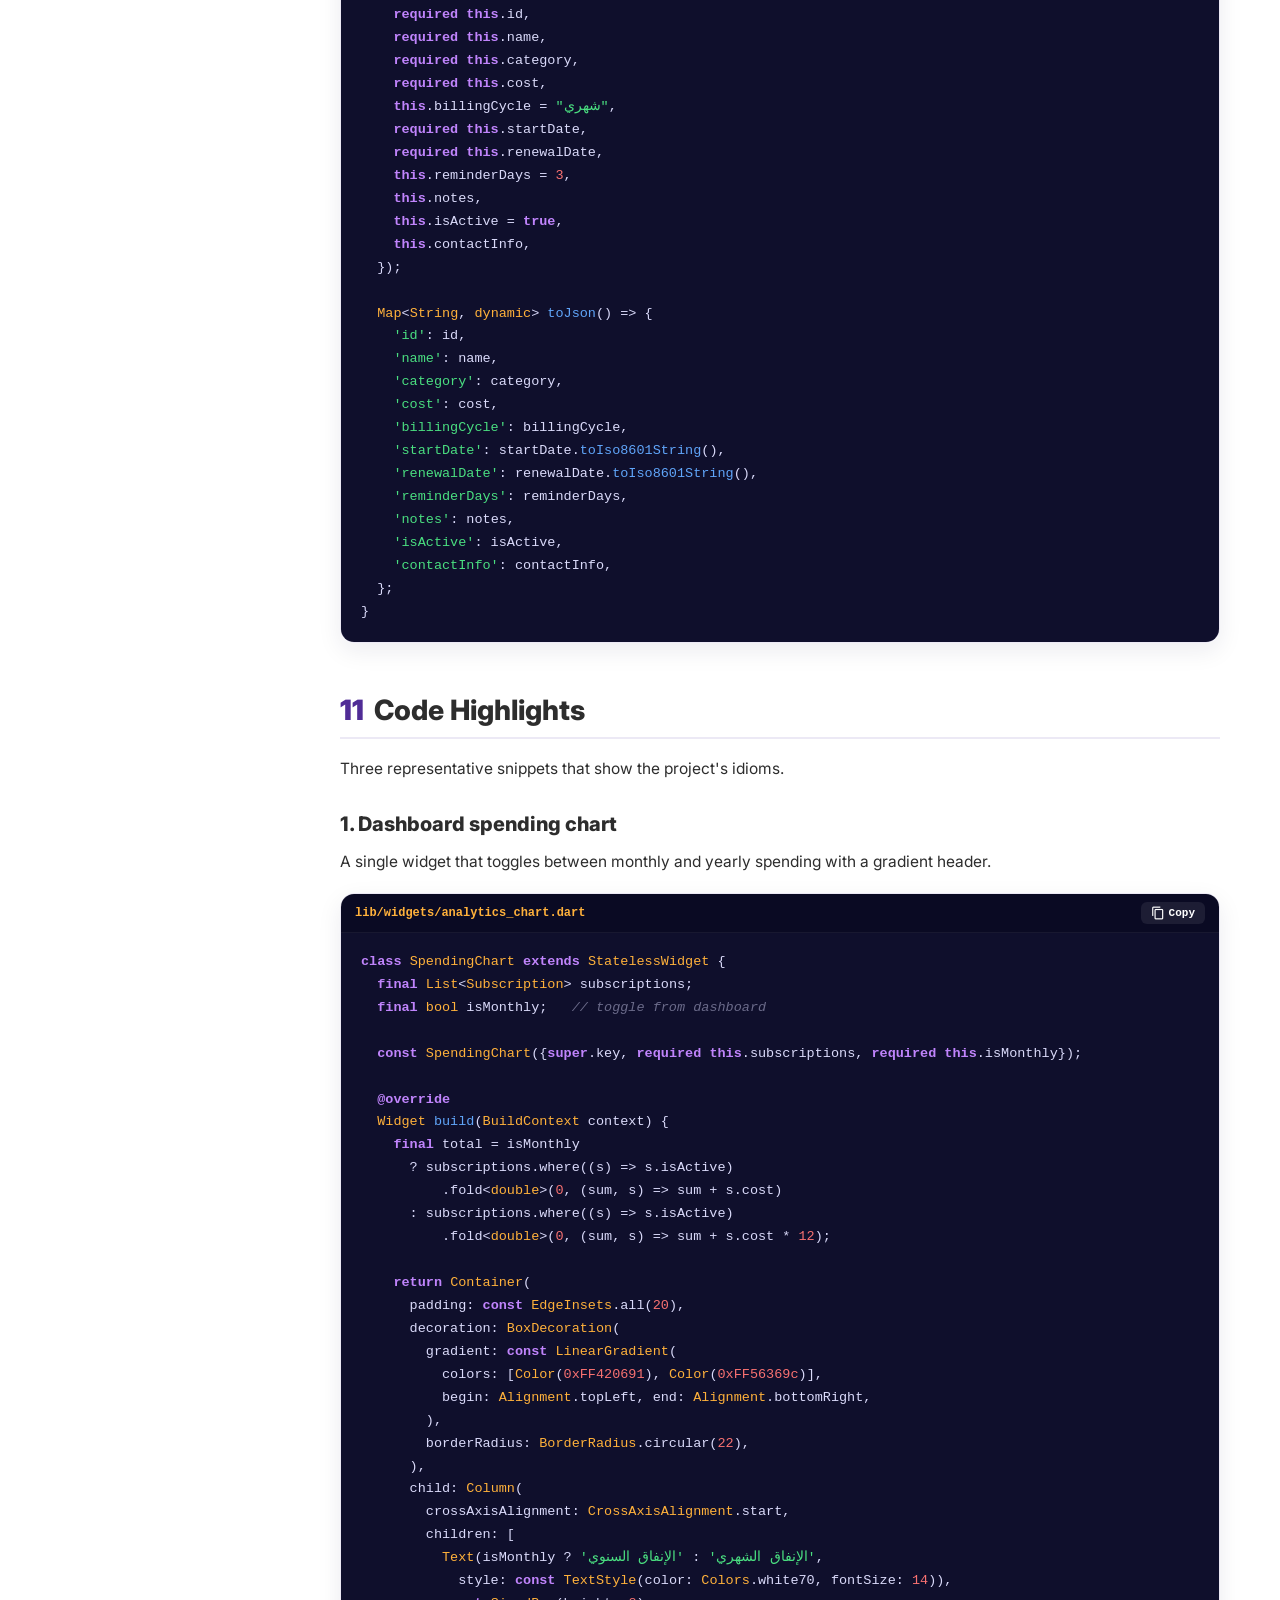
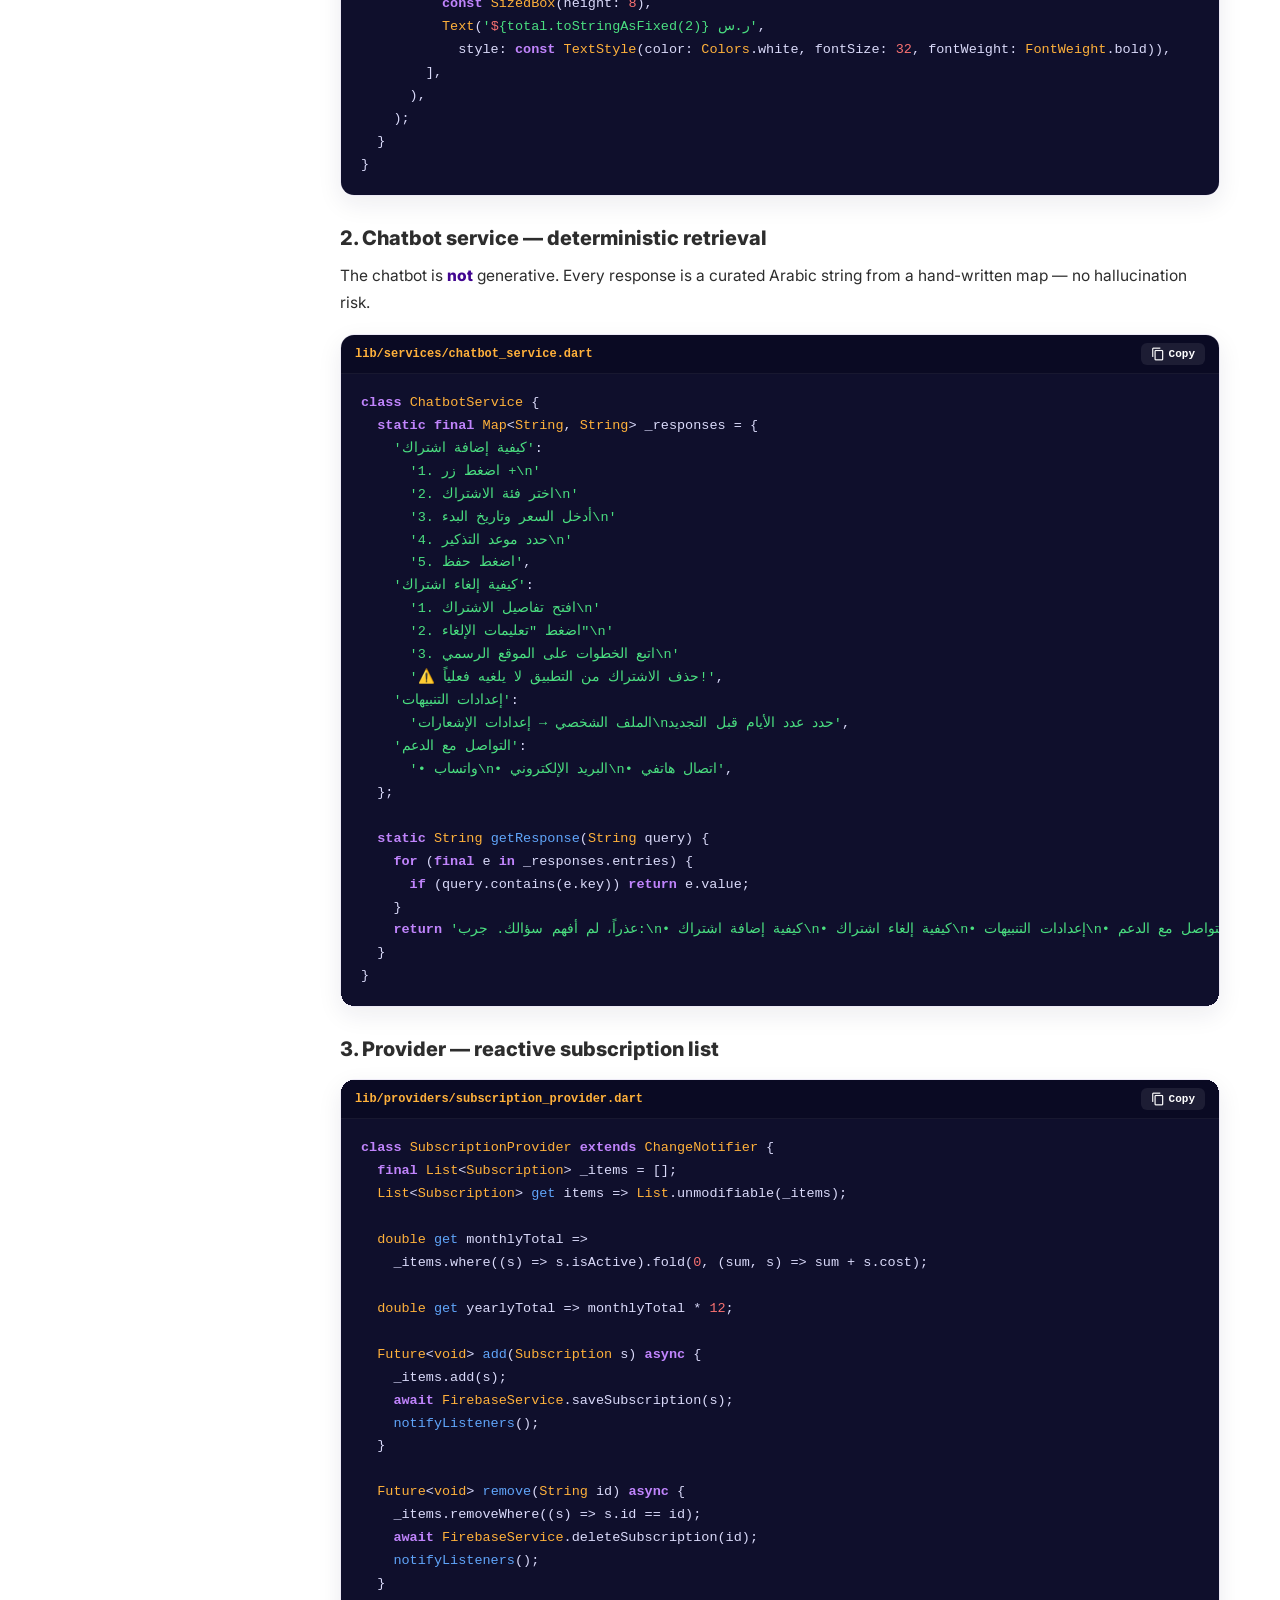
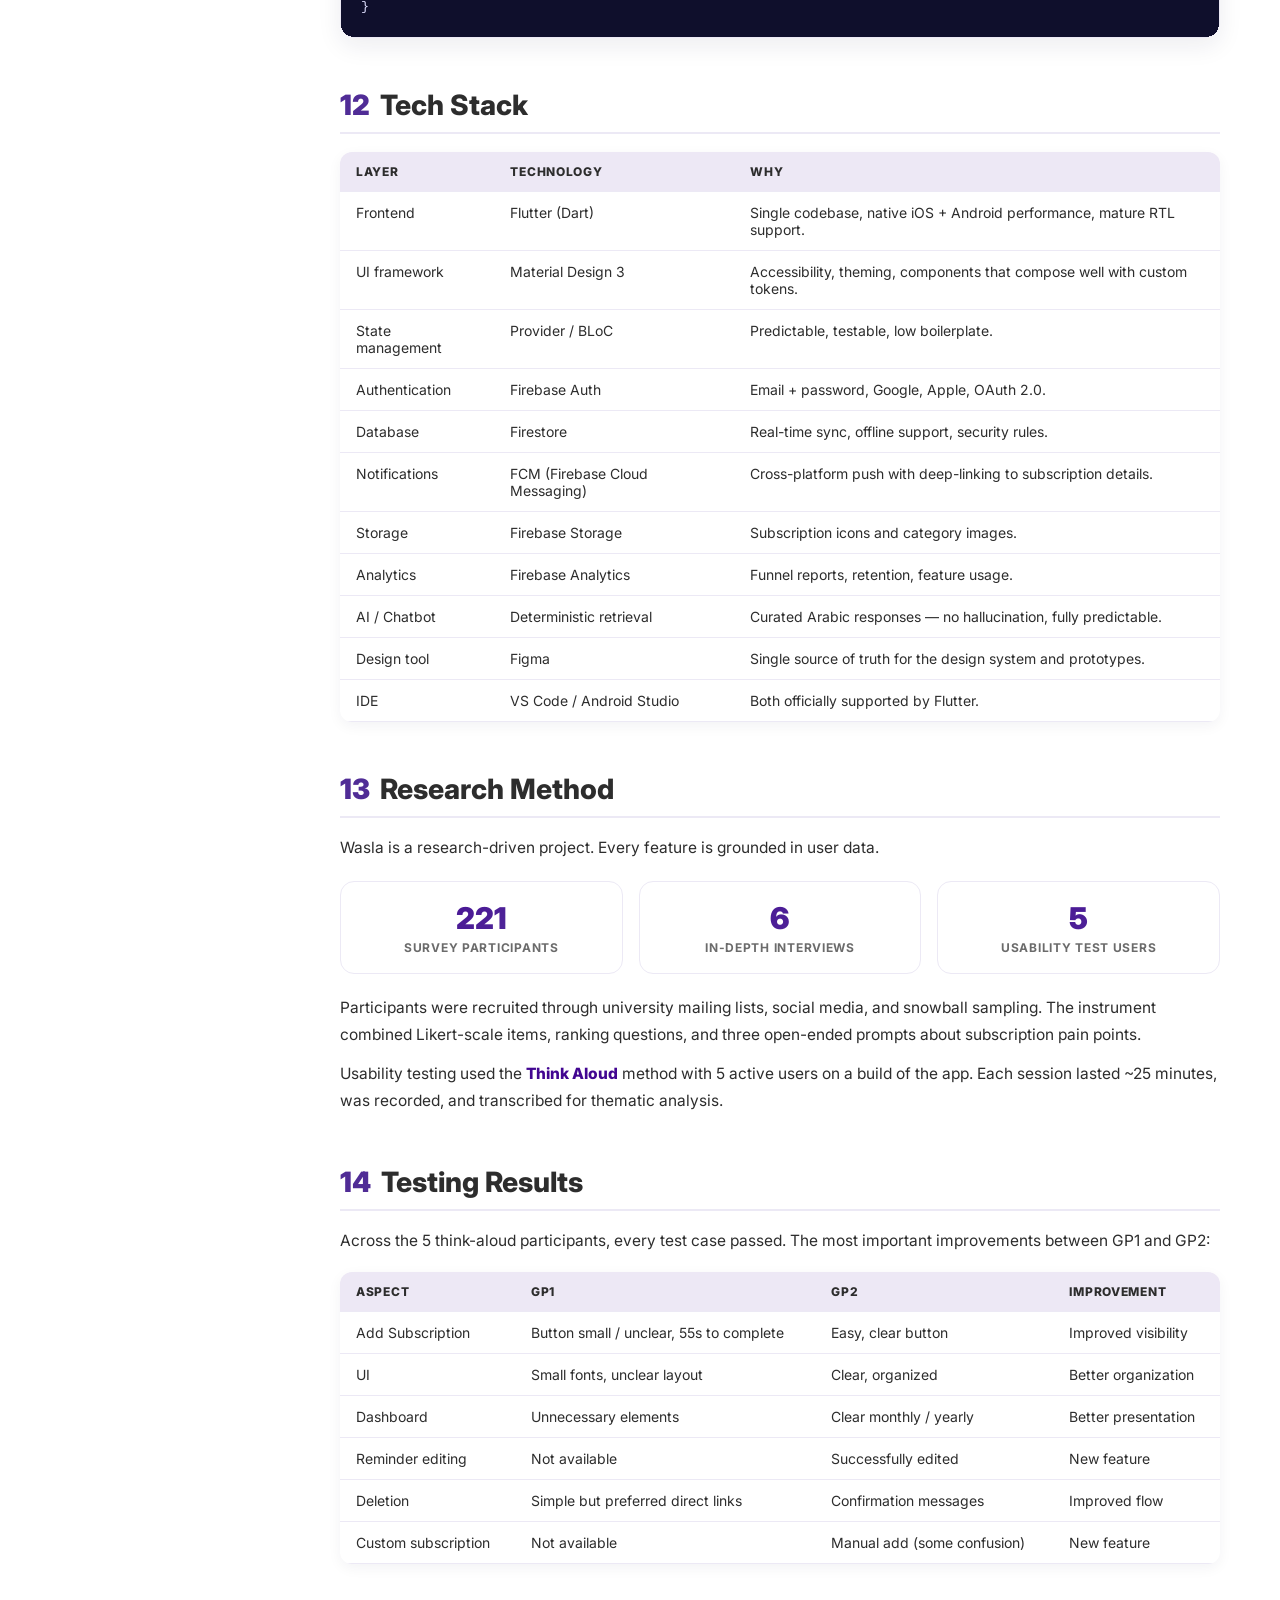
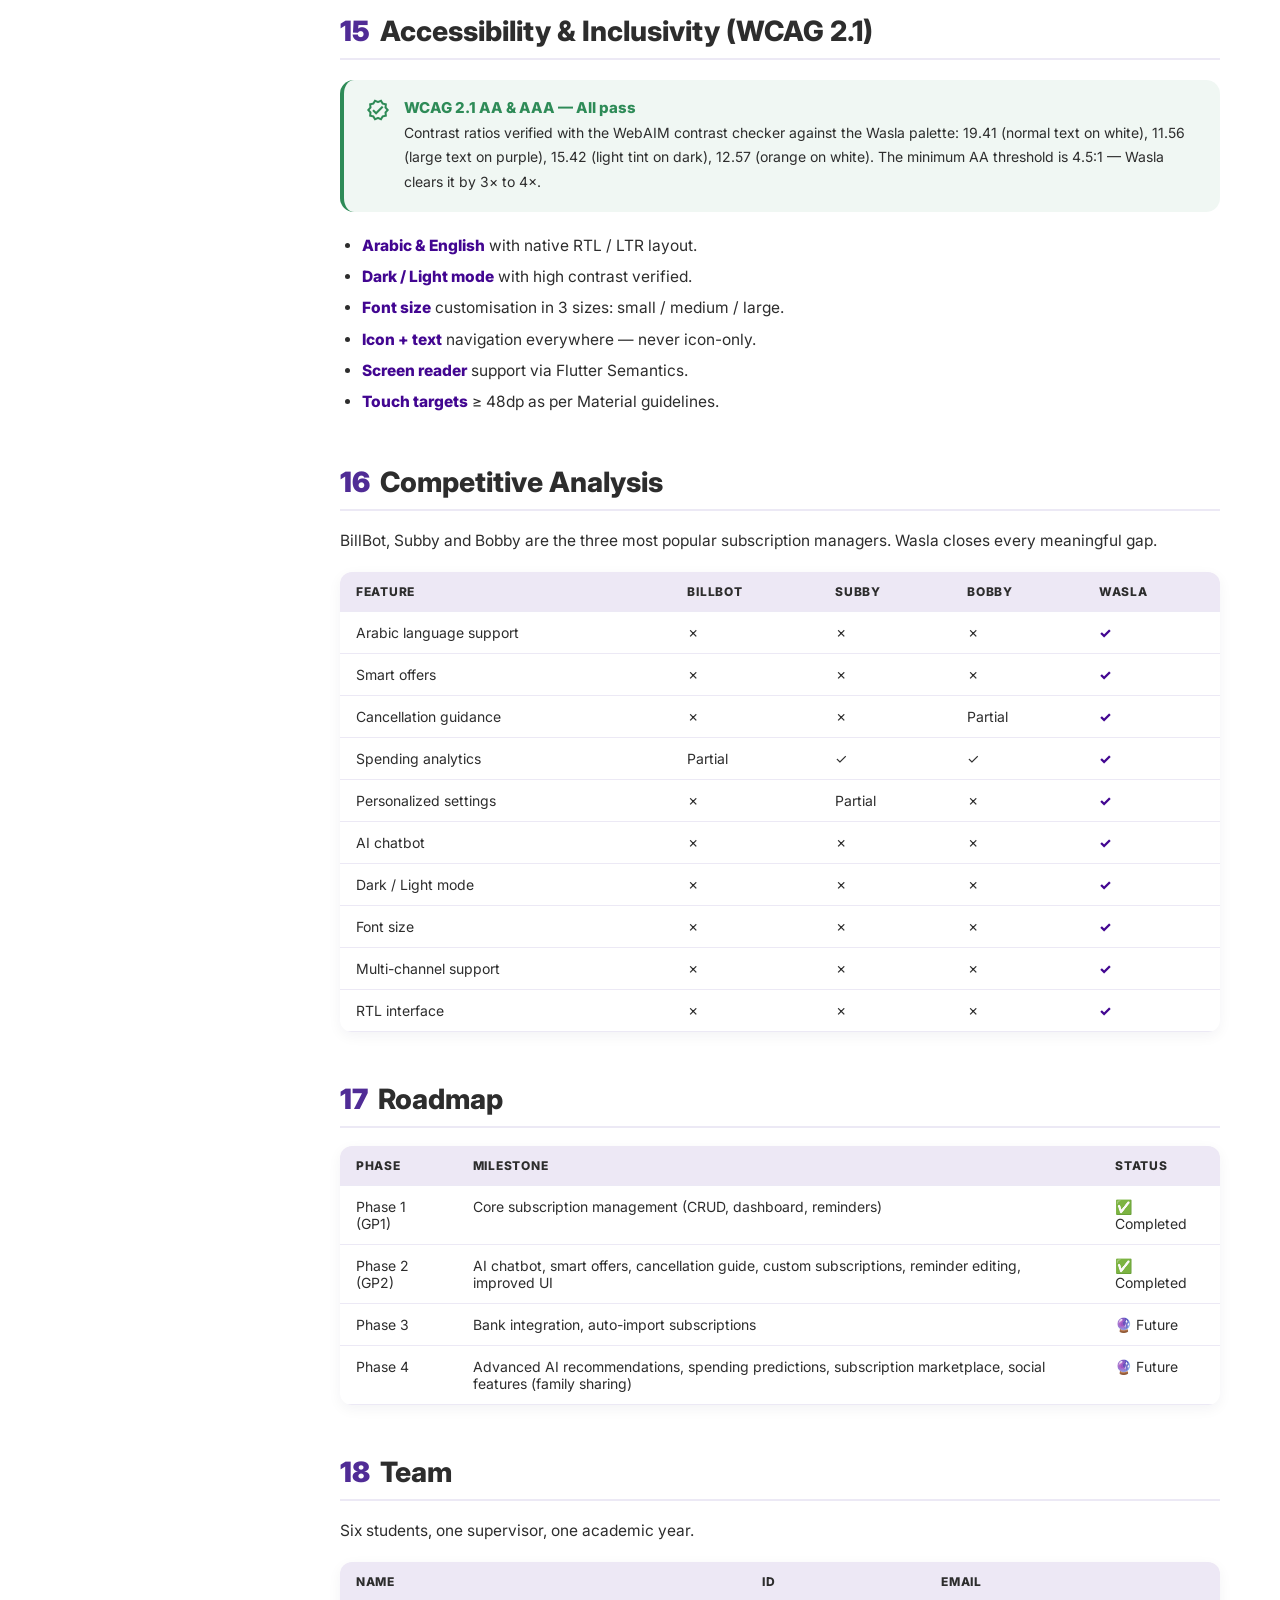
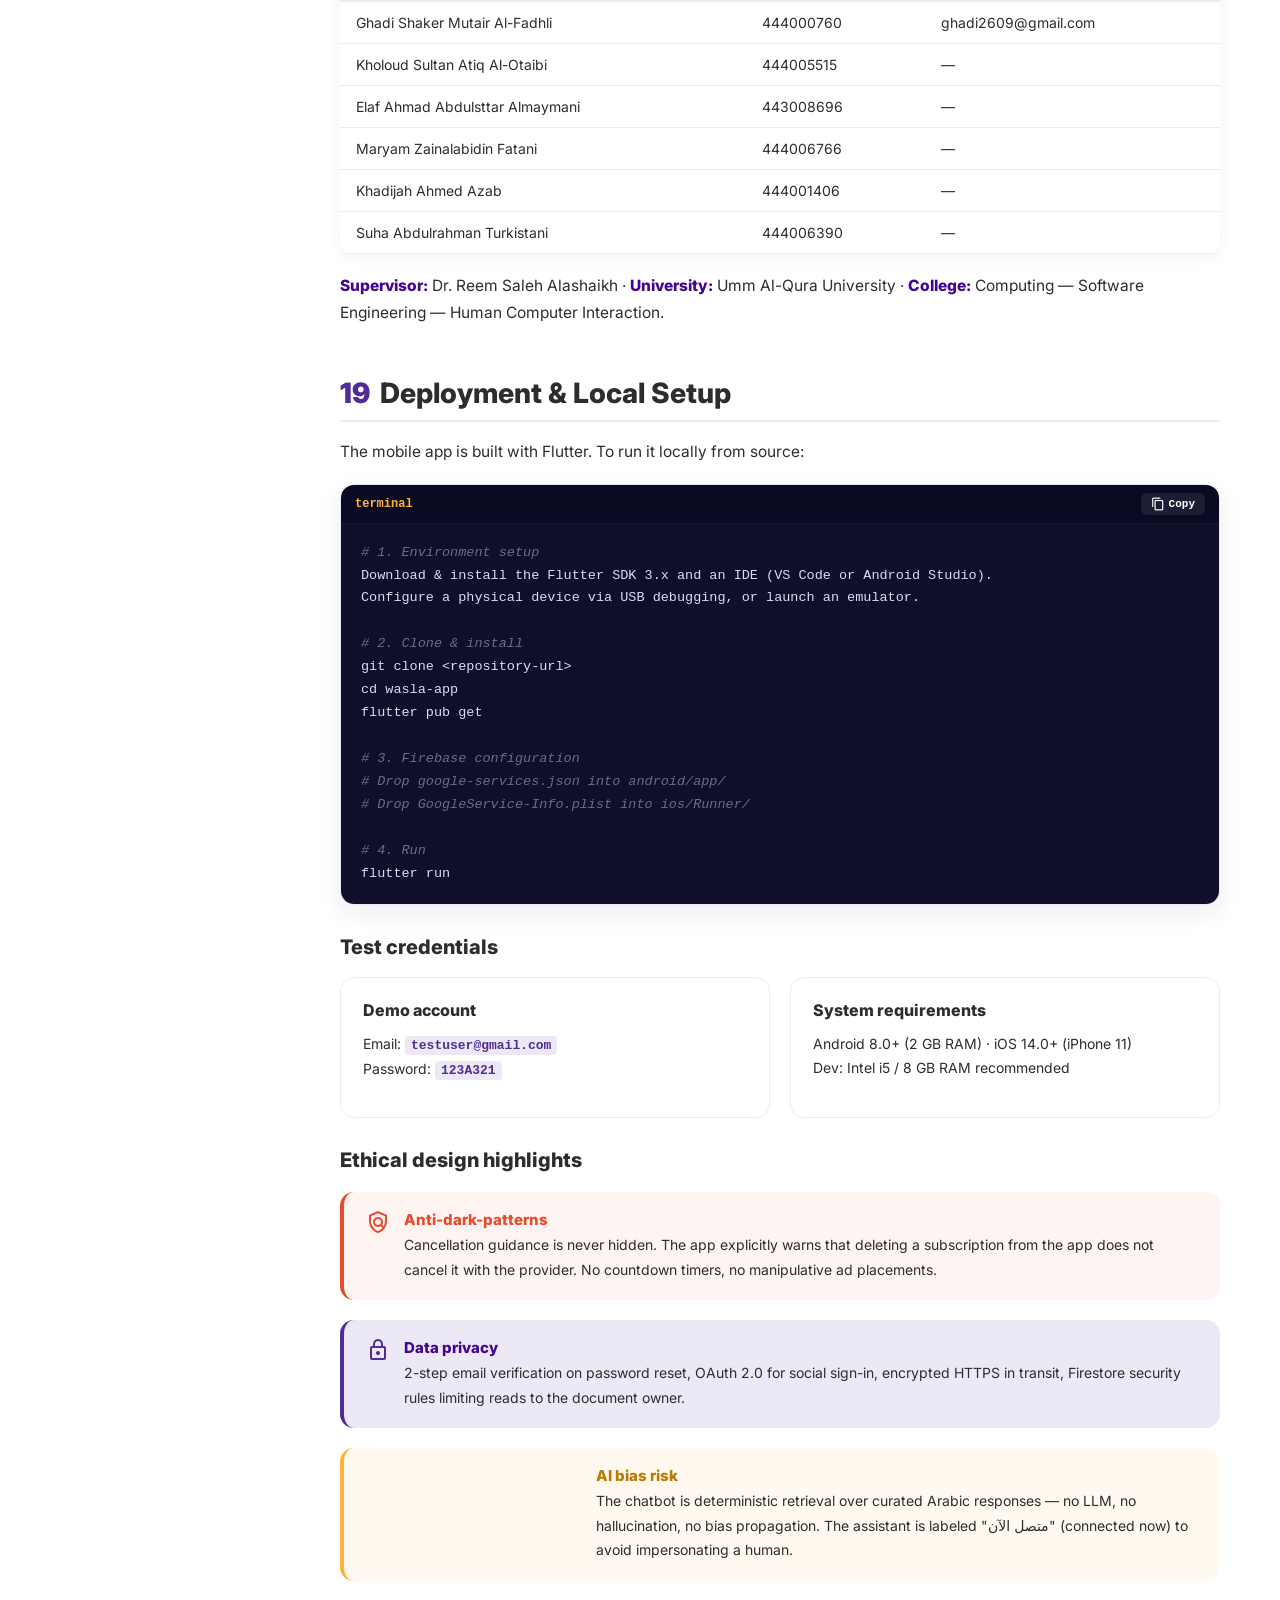
<file: docs.html>
<!DOCTYPE html>
<html lang="en" dir="ltr">
<head>
  <meta charset="UTF-8" />
  <meta name="viewport" content="width=device-width, initial-scale=1.0" />
  <meta name="theme-color" content="#420691" />
  <title>Wasla — Technical Documentation</title>
  <link rel="icon" type="image/svg+xml" href="data:image/svg+xml;utf8,<svg xmlns='http://www.w3.org/2000/svg' viewBox='0 0 32 32'><rect width='32' height='32' rx='8' fill='%23420691'/><path d='M11 11l10 10M21 11L11 21' stroke='%23ffffff' stroke-width='3' stroke-linecap='round'/></svg>" />
  <link rel="preconnect" href="https://fonts.googleapis.com" />
  <link rel="preconnect" href="https://fonts.gstatic.com" crossorigin />
  <link rel="stylesheet" href="css/style.css" />
  <link rel="stylesheet" href="css/docs.css" />
</head> 
<body class="docs">
  <!-- Top nav -->
  <nav class="nav">
    <div class="container nav-inner">
      <a class="brand" href="index.html">
        <span class="brand-mark"><span class="material-icons-outlined">link</span></span>
        <span class="brand-text">
          <span class="en">WASLA</span>
          <span class="ar" style="font-family: var(--font-ar); font-size: 12px; color: var(--wasla-text-muted); font-weight: 600; margin-top: 2px;">وصلة</span>
        </span>
      </a>
      <div class="nav-links">
        <a href="index.html">Hub</a>
        <a href="presentation.html">Presentation</a>
        <a class="active" href="docs.html">Docs</a>
      </div>
      <div class="nav-cta">
        <a class="btn btn-ghost btn-magnetic" href="index.html" style="border-color: var(--wasla-border-soft);">
          <span class="material-icons-outlined">arrow_back</span> Hub
        </a>
        <a class="btn btn-magnetic" href="presentation.pdf" target="_blank" style="color: #fff; background: var(--wasla-primary); border: 0; box-shadow: 0 6px 16px rgba(151,71,255,0.25);">
          <span class="material-icons-outlined">picture_as_pdf</span> PDF
        </a>
        <a class="btn btn-magnetic" href="presentation.pptx" download style="color: #fff; background: linear-gradient(135deg, #FFB13B 0%, #E84A2C 100%); border: 0; box-shadow: 0 6px 16px rgba(232,74,44,0.25);">
          <span class="material-icons-outlined">download</span> .pptx
        </a>
      </div>
    </div>
  </nav>

  <div class="docs-layout">
    <!-- ========== SIDEBAR ========== -->
    <aside class="docs-sidebar">
      <h4>Overview</h4>
      <a href="#overview"><span class="num">i</span>Introduction</a>
      <a href="#quick-facts"><span class="num">ii</span>Quick Facts</a>

      <h4>Project</h4>
      <a href="#identity"><span class="num">1</span>Identity &amp; Brand</a>
      <a href="#colors"><span class="num">2</span>Brand Colors</a>
      <a href="#screens"><span class="num">3</span>App Screens</a>
      <a href="#problem"><span class="num">4</span>The Problem</a>
      <a href="#solution"><span class="num">5</span>The Solution</a>
      <a href="#features"><span class="num">6</span>Key Features</a>

      <h4>Engineering</h4>
      <a href="#architecture"><span class="num">7</span>Architecture &amp; Actors</a>
      <a href="#file-tree"><span class="num">8</span>File Structure</a>
      <a href="#data-model"><span class="num">9</span>Data Model</a>
      <a href="#code"><span class="num">10</span>Code Highlights</a>
      <a href="#tech-stack"><span class="num">11</span>Tech Stack</a>

      <h4>Research &amp; QA</h4>
      <a href="#research"><span class="num">12</span>Research Method</a>
      <a href="#testing"><span class="num">13</span>Testing Results</a>
      <a href="#accessibility"><span class="num">14</span>Accessibility (WCAG)</a>
      <a href="#comparison"><span class="num">15</span>Competitive Analysis</a>

      <h4>Delivery</h4>
      <a href="#roadmap"><span class="num">16</span>Roadmap</a>
      <a href="#team"><span class="num">17</span>Team</a>
      <a href="#deploy"><span class="num">18</span>Deployment</a>
    </aside>

    <!-- ========== CONTENT ========== -->
    <main class="docs-content">
      <h1 id="overview">Wasla · وصلة<span class="ar">مركز اشتراكاتك الذكي — تتبع، أدر، ووفر</span></h1>
      <p>
        <strong>Wasla</strong> is a senior Human-Computer Interaction (HCI) project from
        <strong>Umm Al-Qura University — College of Computing</strong>. It is a bilingual
        (Arabic-first, RTL) mobile app for tracking, managing, and saving on
        digital and physical subscriptions.
      </p>
      <p>
        This page is the project's technical documentation. It includes brand guidelines,
        architecture, code highlights, research methodology, testing results, accessibility
        verification, and deployment notes — every claim is backed by either the project
        report or the running Flutter app.
      </p>

      <div class="docs-lead" id="quick-facts">
        <h2 style="margin-top:0;">Quick Facts · حقائق سريعة</h2>
        <p>Everything you need to know about Wasla in 30 seconds.</p>
        <div class="quick-facts">
          <div class="qf"><strong>Tagline (EN)</strong><span>Your Smart Subscription Hub</span></div>
          <div class="qf"><strong>Tagline (AR)</strong><span style="direction:rtl; font-family:var(--font-ar);">مركز اشتراكاتك الذكي</span></div>
          <div class="qf"><strong>Domain</strong><span>Subscription management</span></div>
          <div class="qf"><strong>Audience</strong><span>Young adults · KSA / GCC</span></div>
          <div class="qf"><strong>Languages</strong><span>Arabic (RTL) + English (LTR)</span></div>
          <div class="qf"><strong>Platform</strong><span>iOS · Android (Flutter)</span></div>
          <div class="qf"><strong>Backend</strong><span>Firebase</span></div>
          <div class="qf"><strong>Supervisor</strong><span>Dr. Reem Saleh Alashaikh</span></div>
          <div class="qf"><strong>Academic year</strong><span>2025–2026</span></div>
        </div>
      </div>

      <div class="callout ok">
        <div class="ic material-icons-outlined">verified</div>
        <div>
          <h4>Accessibility verified</h4>
          <p>WCAG 2.1 AA &amp; AAA contrast ratios confirmed: 19.41 (normal text), 11.56 (large text), 15.42 and 12.57 across primary brand combinations.</p>
        </div>
      </div>

      <h2 id="identity">Project Identity &amp; Brand</h2>
      <p>Wasla (وصلة, literally "link" or "connection") is a human-centred subscription
      manager for the Saudi / GCC market. The brand combines a deep purple identity
      with a friendly Arabic-first experience.</p>

      <div class="docs-cols">
        <div class="docs-col">
          <h4>Tagline (English)</h4>
          <p style="font-size:17px; font-weight:800; color: var(--wasla-primary-dark);">"Your Smart Subscription Hub — Track, Manage &amp; Save"</p>
        </div>
        <div class="docs-col">
          <h4>Tagline (Arabic)</h4>
          <p style="font-size:17px; font-weight:800; color: var(--wasla-primary-dark); font-family: var(--font-ar); direction: rtl;">"مركز اشتراكاتك الذكي — تتبع، أدر، ووفر"</p>
        </div>
      </div>

      <h2 id="colors">Brand Colors</h2>
      <p>The palette below is extracted directly from the Figma source-of-truth and the running app.</p>
      <div class="color-grid">
        <div class="swatch"><div class="chip" style="background:#420691;"></div><div class="meta"><div class="name">Primary Dark</div><div class="hex">#420691</div></div></div>
        <div class="swatch"><div class="chip" style="background:#502c96;"></div><div class="meta"><div class="name">Primary</div><div class="hex">#502c96</div></div></div>
        <div class="swatch"><div class="chip" style="background:#56369c;"></div><div class="meta"><div class="name">Primary Accent</div><div class="hex">#56369c</div></div></div>
        <div class="swatch"><div class="chip" style="background:#0C3571;"></div><div class="meta"><div class="name">Dark Blue</div><div class="hex">#0C3571</div></div></div>
        <div class="swatch"><div class="chip" style="background:#dadbf1;"></div><div class="meta"><div class="name">Light Blue</div><div class="hex">#dadbf1</div></div></div>
        <div class="swatch"><div class="chip" style="background:#c0c1d7;"></div><div class="meta"><div class="name">Pastel Steel</div><div class="hex">#c0c1d7</div></div></div>
        <div class="swatch"><div class="chip" style="background:#E84A2C;"></div><div class="meta"><div class="name">Accent Orange</div><div class="hex">#E84A2C</div></div></div>
        <div class="swatch"><div class="chip" style="background:#0A6B8A;"></div><div class="meta"><div class="name">Accent Blue</div><div class="hex">#0A6B8A</div></div></div>
        <div class="swatch"><div class="chip" style="background:#2E8B57;"></div><div class="meta"><div class="name">Accent Green</div><div class="hex">#2E8B57</div></div></div>
        <div class="swatch"><div class="chip" style="background:#FFB13B;"></div><div class="meta"><div class="name">Accent Gold</div><div class="hex">#FFB13B</div></div></div>
        <div class="swatch"><div class="chip" style="background:#EDE8F5;"></div><div class="meta"><div class="name">Purple Tint</div><div class="hex">#EDE8F5</div></div></div>
        <div class="swatch"><div class="chip" style="background:#F5F5F5;"></div><div class="meta"><div class="name">Page Background</div><div class="hex">#F5F5F5</div></div></div>
      </div>

      <h3>Gradient combinations</h3>
      <div class="code-wrap">
        <div class="code-head">
          <span class="file">design-tokens.css</span>
          <div class="actions"><button><span class="material-icons-outlined" style="font-size:14px;">content_copy</span>Copy</button></div>
        </div>
<pre><code><span class="code-comment">/* Hero gradient */</span>
background: <span class="code-fn">linear-gradient</span>(<span class="code-num">135</span>deg, #<span class="code-string">420691</span> <span class="code-num">0</span>%, #<span class="code-string">56369c</span> <span class="code-num">50</span>%, #<span class="code-string">0C3571</span> <span class="code-num">100</span>%);

<span class="code-comment">/* Login / signup gradient */</span>
background: <span class="code-fn">linear-gradient</span>(<span class="code-num">180</span>deg, #<span class="code-string">420691</span> <span class="code-num">0</span>%, #<span class="code-string">502c96</span> <span class="code-num">50</span>%, #<span class="code-string">0C3571</span> <span class="code-num">100</span>%);

<span class="code-comment">/* Dark section */</span>
background: <span class="code-fn">linear-gradient</span>(<span class="code-num">180</span>deg, #<span class="code-string">420691</span> <span class="code-num">0</span>%, #<span class="code-string">0C3571</span> <span class="code-num">100</span>%);</code></pre>
      </div>

      <h2 id="screens">App Screens</h2>
      <p>Twelve real screens, designed in Figma, validated in usability tests, and built in Flutter.</p>
      <div class="docs-screens">
        <div class="docs-screen">
          <img src="assets/screens/01-login.jpeg" alt="Login" />
          <div class="label"><span class="ar">تسجيل الدخول</span><span>01</span></div>
        </div>
        <div class="docs-screen">
          <img src="assets/screens/02-signup.jpeg" alt="Sign up" />
          <div class="label"><span class="ar">إنشاء حساب</span><span>02</span></div>
        </div>
        <div class="docs-screen">
          <img src="assets/screens/03-home.jpeg" alt="Home" />
          <div class="label"><span class="ar">الرئيسية</span><span>03</span></div>
        </div>
        <div class="docs-screen">
          <img src="assets/screens/04-dashboard.jpeg" alt="Dashboard" />
          <div class="label"><span class="ar">لوحة التحكم</span><span>04</span></div>
        </div>
        <div class="docs-screen">
          <img src="assets/screens/05-add-subscription.jpeg" alt="Add" />
          <div class="label"><span class="ar">إضافة اشتراك</span><span>05</span></div>
        </div>
        <div class="docs-screen">
          <img src="assets/screens/06-details.jpeg" alt="Details" />
          <div class="label"><span class="ar">معلومات الاشتراك</span><span>06</span></div>
        </div>
        <div class="docs-screen">
          <img src="assets/screens/07-cancellation.jpeg" alt="Cancellation" />
          <div class="label"><span class="ar">تعليمات الإلغاء</span><span>07</span></div>
        </div>
        <div class="docs-screen">
          <img src="assets/screens/08-chatbot.jpeg" alt="Chatbot" />
          <div class="label"><span class="ar">المساعد الذكي</span><span>08</span></div>
        </div>
        <div class="docs-screen">
          <img src="assets/screens/09-profile.jpeg" alt="Profile" />
          <div class="label"><span class="ar">الملف الشخصي</span><span>09</span></div>
        </div>
        <div class="docs-screen">
          <img src="assets/screens/11-offers.jpeg" alt="Offers" />
          <div class="label"><span class="ar">العروض الذكية</span><span>10</span></div>
        </div>
        <div class="docs-screen">
          <img src="assets/screens/12-accessibility.jpeg" alt="Accessibility" />
          <div class="label"><span class="ar">إمكانية الوصول</span><span>11</span></div>
        </div>
        <div class="docs-screen">
          <img src="assets/screens/03b-home-en.jpeg" alt="English" />
          <div class="label"><span>English LTR</span><span>12</span></div>
        </div>
      </div>

      <h2 id="problem">The Problem</h2>
      <p>Before building anything, the team surveyed 221 young adults and professionals
      in Saudi Arabia and ran 6 in-depth interviews. The data is unambiguous: existing
      tools fail Saudi users in four concrete ways.</p>

      <table class="docs-table">
        <thead>
          <tr><th>Pain point</th><th>Stat</th><th>What users said</th></tr>
        </thead>
        <tbody>
          <tr>
            <td>Unexpected charges</td>
            <td><strong>50.7%</strong></td>
            <td>Forgotten subscriptions silently renew and surprise users with bills they didn't anticipate.</td>
          </tr>
          <tr>
            <td>No renewal reminders</td>
            <td><strong>96.9%</strong></td>
            <td>Almost all users want timely renewal alerts — but no existing tool provides them out of the box.</td>
          </tr>
          <tr>
            <td>Unaware of top costs</td>
            <td><strong>48%</strong></td>
            <td>Nearly half of users can't tell which single subscription costs them the most.</td>
          </tr>
          <tr>
            <td>Fragmented &amp; not Arabic</td>
            <td><strong>—</strong></td>
            <td>Existing tools juggle multiple platforms with no unified view — and almost none support Arabic RTL.</td>
          </tr>
          <tr>
            <td>Financial waste</td>
            <td><strong>—</strong></td>
            <td>Forgotten renewals silently drain monthly budgets across streaming, gym, software, and SaaS.</td>
          </tr>
          <tr>
            <td>No cancellation guidance</td>
            <td><strong>—</strong></td>
            <td>Users don't know how to cancel subscriptions properly — apps hide the exit.</td>
          </tr>
        </tbody>
      </table>

      <h2 id="solution">The Solution</h2>
      <p>Wasla provides a centralised, Arabic-first, accessible platform to manage every
      subscription in one place — with timely reminders and clear financial visibility.</p>

      <div class="callout">
        <div class="ic material-icons-outlined">track_changes</div>
        <div>
          <h4>3 days before — by default</h4>
          <p>Smart reminders fire automatically before every renewal. The interval is configurable per subscription, but 3 days is the sweet spot the team settled on after GP1 testing.</p>
        </div>
      </div>

      <h2 id="features">Key Features</h2>
      <p>Eight core features, each with its own real Arabic name, icon, and design rationale.</p>
      <div class="docs-cols">
        <div class="docs-col">
          <h4>1. Authentication · تسجيل الدخول</h4>
          <p>Email + password, Google and Apple sign-in. Encrypted at rest, OAuth 2.0, 2-step email verification for password reset.</p>
        </div>
        <div class="docs-col">
          <h4>2. Add Subscription · إضافة اشتراك</h4>
          <p>Manual entry of category, price, billing cycle, dates, reminder settings, contact info for the cancellation guide.</p>
        </div>
        <div class="docs-col">
          <h4>3. Edit &amp; Delete · تعديل / حذف</h4>
          <p>Update or remove subscriptions anytime with confirmation dialogs and a soft-delete grace period.</p>
        </div>
        <div class="docs-col">
          <h4>4. Dashboard · لوحة التحكم</h4>
          <p>Visual spending insights: monthly, yearly, average, count, plus a live chart with a Monthly / Yearly toggle.</p>
        </div>
        <div class="docs-col">
          <h4>5. Smart Offers · العروض الذكية</h4>
          <p>Personalised deals: Netflix 15% off, Fitness Time 10% off annual plan. Value without dark patterns.</p>
        </div>
        <div class="docs-col">
          <h4>6. Notifications · التنبيهات</h4>
          <p>Timely renewal and spending alerts, configurable per subscription, sent through Firebase Cloud Messaging.</p>
        </div>
        <div class="docs-col">
          <h4>7. Smart Chatbot · المساعد الذكي</h4>
          <p>Deterministic Arabic assistant: add, cancel, configure notifications, contact support — all from the chat.</p>
        </div>
        <div class="docs-col">
          <h4>8. Settings · الإعدادات</h4>
          <p>Language (AR/EN), dark / light mode, font size (small / medium / large), notification preferences.</p>
        </div>
      </div>

      <h2 id="architecture">Architecture &amp; Actors</h2>
      <p>The system is built around three core actors, each with a clear responsibility split.</p>
      <div class="arch-diagram">
        <div class="arch-box user">
          <div class="ic material-icons-outlined">person</div>
          <h4>User Actor</h4>
          <p>Manages subscriptions (CRUD), views dashboard, receives reminders, talks to the chatbot, customises settings, views offers and cancellation guides, contacts support.</p>
        </div>
        <div class="arch-box admin">
          <div class="ic material-icons-outlined">admin_panel_settings</div>
          <h4>Admin Actor</h4>
          <p>Manages advertisements, manages promotional offers, sends notifications, views system analytics.</p>
        </div>
        <div class="arch-box sys">
          <div class="ic material-icons-outlined">memory</div>
          <h4>System Actor</h4>
          <p>Monitors renewal dates, generates automated notifications, processes spending analytics, stores preferences locally, re-renders all screens when mode changes.</p>
        </div>
      </div>

      <h2 id="file-tree">File Structure</h2>
      <p>The Flutter project follows a feature-first layout, with screens, widgets, models, providers, and services grouped by purpose.</p>
      <div class="file-tree"><span class="dir">wasla-app/</span>
├── <span class="dir">lib/</span>
│   ├── <span class="file">main.dart</span>
│   ├── <span class="dir">screens/</span>
│   │   ├── <span class="file">login_screen.dart</span>
│   │   ├── <span class="file">signup_screen.dart</span>
│   │   ├── <span class="file">home_screen.dart</span>
│   │   ├── <span class="file">dashboard_screen.dart</span>
│   │   ├── <span class="file">add_subscription_screen.dart</span>
│   │   ├── <span class="file">subscription_details_screen.dart</span>
│   │   ├── <span class="file">cancellation_guide_screen.dart</span>
│   │   ├── <span class="file">chatbot_screen.dart</span>
│   │   ├── <span class="file">profile_screen.dart</span>
│   │   └── <span class="file">contact_support_screen.dart</span>
│   ├── <span class="dir">widgets/</span>
│   │   ├── <span class="file">custom_button.dart</span>
│   │   ├── <span class="file">subscription_card.dart</span>
│   │   ├── <span class="file">analytics_chart.dart</span>
│   │   ├── <span class="file">smart_offer_card.dart</span>
│   │   └── <span class="file">chat_bubble.dart</span>
│   ├── <span class="dir">models/</span>
│   │   └── <span class="file">subscription_model.dart</span>
│   ├── <span class="dir">providers/</span>
│   │   └── <span class="file">subscription_provider.dart</span>
│   └── <span class="dir">services/</span>
│       ├── <span class="file">firebase_service.dart</span>
│       ├── <span class="file">notification_service.dart</span>
│       └── <span class="file">chatbot_service.dart</span>
├── <span class="dir">assets/</span>
│   ├── <span class="dir">images/</span>
│   └── <span class="dir">fonts/</span>
├── <span class="file">pubspec.yaml</span>
└── <span class="file">README.md</span>
<span class="note"># Folder names are in English to keep Flutter / Dart conventions;
# all user-facing text is in Arabic with English fallback.</span></div>

      <h2 id="data-model">Data Model</h2>
      <p>The core <code>Subscription</code> model is intentionally small and
      serialisable to Firestore. It captures every field the UI needs to render
      a card, a detail screen, and a cancellation guide.</p>

      <div class="code-wrap">
        <div class="code-head">
          <span class="file">lib/models/subscription_model.dart</span>
          <div class="actions"><button><span class="material-icons-outlined" style="font-size:14px;">content_copy</span>Copy</button></div>
        </div>
<pre><code><span class="code-keyword">class</span> <span class="code-type">Subscription</span> {
  <span class="code-keyword">final</span> <span class="code-type">String</span> id;
  <span class="code-keyword">final</span> <span class="code-type">String</span> name;
  <span class="code-keyword">final</span> <span class="code-type">String</span> category;        <span class="code-comment">// تنفليكس / شاهد / فيتنس</span>
  <span class="code-keyword">final</span> <span class="code-type">double</span> cost;
  <span class="code-keyword">final</span> <span class="code-type">String</span> billingCycle;    <span class="code-comment">// شهري / سنوي</span>
  <span class="code-keyword">final</span> <span class="code-type">DateTime</span> startDate;
  <span class="code-keyword">final</span> <span class="code-type">DateTime</span> renewalDate;
  <span class="code-keyword">final</span> <span class="code-type">int</span> reminderDays;    <span class="code-comment">// default: 3</span>
  <span class="code-keyword">final</span> <span class="code-type">String</span>? notes;
  <span class="code-keyword">final</span> <span class="code-type">bool</span> isActive;
  <span class="code-keyword">final</span> <span class="code-type">String</span>? contactInfo;   <span class="code-comment">// for cancellation guide</span>

  <span class="code-type">Subscription</span>({
    <span class="code-keyword">required this</span>.id,
    <span class="code-keyword">required this</span>.name,
    <span class="code-keyword">required this</span>.category,
    <span class="code-keyword">required this</span>.cost,
    <span class="code-keyword">this</span>.billingCycle = <span class="code-string">"شهري"</span>,
    <span class="code-keyword">required this</span>.startDate,
    <span class="code-keyword">required this</span>.renewalDate,
    <span class="code-keyword">this</span>.reminderDays = <span class="code-num">3</span>,
    <span class="code-keyword">this</span>.notes,
    <span class="code-keyword">this</span>.isActive = <span class="code-keyword">true</span>,
    <span class="code-keyword">this</span>.contactInfo,
  });

  <span class="code-type">Map</span>&lt;<span class="code-type">String</span>, <span class="code-type">dynamic</span>&gt; <span class="code-fn">toJson</span>() =&gt; {
    <span class="code-string">'id'</span>: id,
    <span class="code-string">'name'</span>: name,
    <span class="code-string">'category'</span>: category,
    <span class="code-string">'cost'</span>: cost,
    <span class="code-string">'billingCycle'</span>: billingCycle,
    <span class="code-string">'startDate'</span>: startDate.<span class="code-fn">toIso8601String</span>(),
    <span class="code-string">'renewalDate'</span>: renewalDate.<span class="code-fn">toIso8601String</span>(),
    <span class="code-string">'reminderDays'</span>: reminderDays,
    <span class="code-string">'notes'</span>: notes,
    <span class="code-string">'isActive'</span>: isActive,
    <span class="code-string">'contactInfo'</span>: contactInfo,
  };
}</code></pre>
      </div>

      <h2 id="code">Code Highlights</h2>
      <p>Three representative snippets that show the project's idioms.</p>

      <h3>1. Dashboard spending chart</h3>
      <p>A single widget that toggles between monthly and yearly spending with a gradient header.</p>
      <div class="code-wrap">
        <div class="code-head">
          <span class="file">lib/widgets/analytics_chart.dart</span>
          <div class="actions"><button><span class="material-icons-outlined" style="font-size:14px;">content_copy</span>Copy</button></div>
        </div>
<pre><code><span class="code-keyword">class</span> <span class="code-type">SpendingChart</span> <span class="code-keyword">extends</span> <span class="code-type">StatelessWidget</span> {
  <span class="code-keyword">final</span> <span class="code-type">List</span>&lt;<span class="code-type">Subscription</span>&gt; subscriptions;
  <span class="code-keyword">final</span> <span class="code-type">bool</span> isMonthly;   <span class="code-comment">// toggle from dashboard</span>

  <span class="code-keyword">const</span> <span class="code-type">SpendingChart</span>({<span class="code-keyword">super</span>.key, <span class="code-keyword">required this</span>.subscriptions, <span class="code-keyword">required this</span>.isMonthly});

  <span class="code-keyword">@override</span>
  <span class="code-type">Widget</span> <span class="code-fn">build</span>(<span class="code-type">BuildContext</span> context) {
    <span class="code-keyword">final</span> total = isMonthly
      ? subscriptions.where((s) =&gt; s.isActive)
          .fold&lt;<span class="code-type">double</span>&gt;(<span class="code-num">0</span>, (sum, s) =&gt; sum + s.cost)
      : subscriptions.where((s) =&gt; s.isActive)
          .fold&lt;<span class="code-type">double</span>&gt;(<span class="code-num">0</span>, (sum, s) =&gt; sum + s.cost * <span class="code-num">12</span>);

    <span class="code-keyword">return</span> <span class="code-type">Container</span>(
      padding: <span class="code-keyword">const</span> <span class="code-type">EdgeInsets</span>.all(<span class="code-num">20</span>),
      decoration: <span class="code-type">BoxDecoration</span>(
        gradient: <span class="code-keyword">const</span> <span class="code-type">LinearGradient</span>(
          colors: [<span class="code-type">Color</span>(<span class="code-num">0xFF420691</span>), <span class="code-type">Color</span>(<span class="code-num">0xFF56369c</span>)],
          begin: <span class="code-type">Alignment</span>.topLeft, end: <span class="code-type">Alignment</span>.bottomRight,
        ),
        borderRadius: <span class="code-type">BorderRadius</span>.circular(<span class="code-num">22</span>),
      ),
      child: <span class="code-type">Column</span>(
        crossAxisAlignment: <span class="code-type">CrossAxisAlignment</span>.start,
        children: [
          <span class="code-type">Text</span>(isMonthly ? <span class="code-string">'الإنفاق الشهري'</span> : <span class="code-string">'الإنفاق السنوي'</span>,
            style: <span class="code-keyword">const</span> <span class="code-type">TextStyle</span>(color: <span class="code-type">Colors</span>.white70, fontSize: <span class="code-num">14</span>)),
          <span class="code-keyword">const</span> <span class="code-type">SizedBox</span>(height: <span class="code-num">8</span>),
          <span class="code-type">Text</span>(<span class="code-string">'</span><span class="code-num">$</span><span class="code-string">{total.toStringAsFixed(2)} ر.س'</span>,
            style: <span class="code-keyword">const</span> <span class="code-type">TextStyle</span>(color: <span class="code-type">Colors</span>.white, fontSize: <span class="code-num">32</span>, fontWeight: <span class="code-type">FontWeight</span>.bold)),
        ],
      ),
    );
  }
}</code></pre>
      </div>

      <h3>2. Chatbot service — deterministic retrieval</h3>
      <p>The chatbot is <strong>not</strong> generative. Every response is a curated
      Arabic string from a hand-written map — no hallucination risk.</p>
      <div class="code-wrap">
        <div class="code-head">
          <span class="file">lib/services/chatbot_service.dart</span>
          <div class="actions"><button><span class="material-icons-outlined" style="font-size:14px;">content_copy</span>Copy</button></div>
        </div>
<pre><code><span class="code-keyword">class</span> <span class="code-type">ChatbotService</span> {
  <span class="code-keyword">static final</span> <span class="code-type">Map</span>&lt;<span class="code-type">String</span>, <span class="code-type">String</span>&gt; _responses = {
    <span class="code-string">'كيفية إضافة اشتراك'</span>:
      <span class="code-string">'1. اضغط زر +\n'</span>
      <span class="code-string">'2. اختر فئة الاشتراك\n'</span>
      <span class="code-string">'3. أدخل السعر وتاريخ البدء\n'</span>
      <span class="code-string">'4. حدد موعد التذكير\n'</span>
      <span class="code-string">'5. اضغط حفظ'</span>,
    <span class="code-string">'كيفية إلغاء اشتراك'</span>:
      <span class="code-string">'1. افتح تفاصيل الاشتراك\n'</span>
      <span class="code-string">'2. اضغط "تعليمات الإلغاء"\n'</span>
      <span class="code-string">'3. اتبع الخطوات على الموقع الرسمي\n'</span>
      <span class="code-string">'⚠️ حذف الاشتراك من التطبيق لا يلغيه فعلياً!'</span>,
    <span class="code-string">'إعدادات التنبيهات'</span>:
      <span class="code-string">'الملف الشخصي → إعدادات الإشعارات\nحدد عدد الأيام قبل التجديد'</span>,
    <span class="code-string">'التواصل مع الدعم'</span>:
      <span class="code-string">'• واتساب\n• البريد الإلكتروني\n• اتصال هاتفي'</span>,
  };

  <span class="code-keyword">static</span> <span class="code-type">String</span> <span class="code-fn">getResponse</span>(<span class="code-type">String</span> query) {
    <span class="code-keyword">for</span> (<span class="code-keyword">final</span> e <span class="code-keyword">in</span> _responses.entries) {
      <span class="code-keyword">if</span> (query.contains(e.key)) <span class="code-keyword">return</span> e.value;
    }
    <span class="code-keyword">return</span> <span class="code-string">'عذراً، لم أفهم سؤالك. جرب:\n• كيفية إضافة اشتراك\n• كيفية إلغاء اشتراك\n• إعدادات التنبيهات\n• التواصل مع الدعم'</span>;
  }
}</code></pre>
      </div>

      <h3>3. Provider — reactive subscription list</h3>
      <div class="code-wrap">
        <div class="code-head">
          <span class="file">lib/providers/subscription_provider.dart</span>
          <div class="actions"><button><span class="material-icons-outlined" style="font-size:14px;">content_copy</span>Copy</button></div>
        </div>
<pre><code><span class="code-keyword">class</span> <span class="code-type">SubscriptionProvider</span> <span class="code-keyword">extends</span> <span class="code-type">ChangeNotifier</span> {
  <span class="code-keyword">final</span> <span class="code-type">List</span>&lt;<span class="code-type">Subscription</span>&gt; _items = [];
  <span class="code-type">List</span>&lt;<span class="code-type">Subscription</span>&gt; <span class="code-fn">get</span> items =&gt; <span class="code-type">List</span>.unmodifiable(_items);

  <span class="code-type">double</span> <span class="code-fn">get</span> monthlyTotal =&gt;
    _items.where((s) =&gt; s.isActive).fold(<span class="code-num">0</span>, (sum, s) =&gt; sum + s.cost);

  <span class="code-type">double</span> <span class="code-fn">get</span> yearlyTotal =&gt; monthlyTotal * <span class="code-num">12</span>;

  <span class="code-type">Future</span>&lt;<span class="code-type">void</span>&gt; <span class="code-fn">add</span>(<span class="code-type">Subscription</span> s) <span class="code-keyword">async</span> {
    _items.add(s);
    <span class="code-keyword">await</span> <span class="code-type">FirebaseService</span>.saveSubscription(s);
    <span class="code-fn">notifyListeners</span>();
  }

  <span class="code-type">Future</span>&lt;<span class="code-type">void</span>&gt; <span class="code-fn">remove</span>(<span class="code-type">String</span> id) <span class="code-keyword">async</span> {
    _items.removeWhere((s) =&gt; s.id == id);
    <span class="code-keyword">await</span> <span class="code-type">FirebaseService</span>.deleteSubscription(id);
    <span class="code-fn">notifyListeners</span>();
  }
}</code></pre>
      </div>

      <h2 id="tech-stack">Tech Stack</h2>
      <table class="docs-table">
        <thead>
          <tr><th>Layer</th><th>Technology</th><th>Why</th></tr>
        </thead>
        <tbody>
          <tr><td>Frontend</td><td>Flutter (Dart)</td><td>Single codebase, native iOS + Android performance, mature RTL support.</td></tr>
          <tr><td>UI framework</td><td>Material Design 3</td><td>Accessibility, theming, components that compose well with custom tokens.</td></tr>
          <tr><td>State management</td><td>Provider / BLoC</td><td>Predictable, testable, low boilerplate.</td></tr>
          <tr><td>Authentication</td><td>Firebase Auth</td><td>Email + password, Google, Apple, OAuth 2.0.</td></tr>
          <tr><td>Database</td><td>Firestore</td><td>Real-time sync, offline support, security rules.</td></tr>
          <tr><td>Notifications</td><td>FCM (Firebase Cloud Messaging)</td><td>Cross-platform push with deep-linking to subscription details.</td></tr>
          <tr><td>Storage</td><td>Firebase Storage</td><td>Subscription icons and category images.</td></tr>
          <tr><td>Analytics</td><td>Firebase Analytics</td><td>Funnel reports, retention, feature usage.</td></tr>
          <tr><td>AI / Chatbot</td><td>Deterministic retrieval</td><td>Curated Arabic responses — no hallucination, fully predictable.</td></tr>
          <tr><td>Design tool</td><td>Figma</td><td>Single source of truth for the design system and prototypes.</td></tr>
          <tr><td>IDE</td><td>VS Code / Android Studio</td><td>Both officially supported by Flutter.</td></tr>
        </tbody>
      </table>

      <h2 id="research">Research Method</h2>
      <p>Wasla is a research-driven project. Every feature is grounded in user data.</p>
      <div class="stat-block">
        <div class="stat-cell"><div class="v">221</div><div class="l">Survey Participants</div></div>
        <div class="stat-cell"><div class="v">6</div><div class="l">In-depth Interviews</div></div>
        <div class="stat-cell"><div class="v">5</div><div class="l">Usability Test Users</div></div>
      </div>
      <p>Participants were recruited through university mailing lists, social media, and snowball sampling. The instrument combined Likert-scale items, ranking questions, and three open-ended prompts about subscription pain points.</p>
      <p>Usability testing used the <strong>Think Aloud</strong> method with 5 active users on a build of the app. Each session lasted ~25 minutes, was recorded, and transcribed for thematic analysis.</p>

      <h2 id="testing">Testing Results</h2>
      <p>Across the 5 think-aloud participants, every test case passed. The most
      important improvements between GP1 and GP2:</p>
      <table class="docs-table">
        <thead>
          <tr><th>Aspect</th><th>GP1</th><th>GP2</th><th>Improvement</th></tr>
        </thead>
        <tbody>
          <tr>
            <td>Add Subscription</td>
            <td>Button small / unclear, 55s to complete</td>
            <td>Easy, clear button</td>
            <td>Improved visibility</td>
          </tr>
          <tr>
            <td>UI</td>
            <td>Small fonts, unclear layout</td>
            <td>Clear, organized</td>
            <td>Better organization</td>
          </tr>
          <tr>
            <td>Dashboard</td>
            <td>Unnecessary elements</td>
            <td>Clear monthly / yearly</td>
            <td>Better presentation</td>
          </tr>
          <tr>
            <td>Reminder editing</td>
            <td>Not available</td>
            <td>Successfully edited</td>
            <td>New feature</td>
          </tr>
          <tr>
            <td>Deletion</td>
            <td>Simple but preferred direct links</td>
            <td>Confirmation messages</td>
            <td>Improved flow</td>
          </tr>
          <tr>
            <td>Custom subscription</td>
            <td>Not available</td>
            <td>Manual add (some confusion)</td>
            <td>New feature</td>
          </tr>
        </tbody>
      </table>

      <h2 id="accessibility">Accessibility &amp; Inclusivity (WCAG 2.1)</h2>
      <div class="callout ok">
        <div class="ic material-icons-outlined">verified</div>
        <div>
          <h4>WCAG 2.1 AA &amp; AAA — All pass</h4>
          <p>Contrast ratios verified with the WebAIM contrast checker against the Wasla palette: 19.41 (normal text on white), 11.56 (large text on purple), 15.42 (light tint on dark), 12.57 (orange on white). The minimum AA threshold is 4.5:1 — Wasla clears it by 3× to 4×.</p>
        </div>
      </div>
      <ul>
        <li><strong>Arabic &amp; English</strong> with native RTL / LTR layout.</li>
        <li><strong>Dark / Light mode</strong> with high contrast verified.</li>
        <li><strong>Font size</strong> customisation in 3 sizes: small / medium / large.</li>
        <li><strong>Icon + text</strong> navigation everywhere — never icon-only.</li>
        <li><strong>Screen reader</strong> support via Flutter Semantics.</li>
        <li><strong>Touch targets</strong> ≥ 48dp as per Material guidelines.</li>
      </ul>

      <h2 id="comparison">Competitive Analysis</h2>
      <p>BillBot, Subby and Bobby are the three most popular subscription managers. Wasla closes every meaningful gap.</p>
      <table class="docs-table">
        <thead>
          <tr><th>Feature</th><th>BillBot</th><th>Subby</th><th>Bobby</th><th>Wasla</th></tr>
        </thead>
        <tbody>
          <tr><td>Arabic language support</td><td>✗</td><td>✗</td><td>✗</td><td><strong>✓</strong></td></tr>
          <tr><td>Smart offers</td><td>✗</td><td>✗</td><td>✗</td><td><strong>✓</strong></td></tr>
          <tr><td>Cancellation guidance</td><td>✗</td><td>✗</td><td>Partial</td><td><strong>✓</strong></td></tr>
          <tr><td>Spending analytics</td><td>Partial</td><td>✓</td><td>✓</td><td><strong>✓</strong></td></tr>
          <tr><td>Personalized settings</td><td>✗</td><td>Partial</td><td>✗</td><td><strong>✓</strong></td></tr>
          <tr><td>AI chatbot</td><td>✗</td><td>✗</td><td>✗</td><td><strong>✓</strong></td></tr>
          <tr><td>Dark / Light mode</td><td>✗</td><td>✗</td><td>✗</td><td><strong>✓</strong></td></tr>
          <tr><td>Font size</td><td>✗</td><td>✗</td><td>✗</td><td><strong>✓</strong></td></tr>
          <tr><td>Multi-channel support</td><td>✗</td><td>✗</td><td>✗</td><td><strong>✓</strong></td></tr>
          <tr><td>RTL interface</td><td>✗</td><td>✗</td><td>✗</td><td><strong>✓</strong></td></tr>
        </tbody>
      </table>

      <h2 id="roadmap">Roadmap</h2>
      <table class="docs-table">
        <thead>
          <tr><th>Phase</th><th>Milestone</th><th>Status</th></tr>
        </thead>
        <tbody>
          <tr><td>Phase 1 (GP1)</td><td>Core subscription management (CRUD, dashboard, reminders)</td><td>✅ Completed</td></tr>
          <tr><td>Phase 2 (GP2)</td><td>AI chatbot, smart offers, cancellation guide, custom subscriptions, reminder editing, improved UI</td><td>✅ Completed</td></tr>
          <tr><td>Phase 3</td><td>Bank integration, auto-import subscriptions</td><td>🔮 Future</td></tr>
          <tr><td>Phase 4</td><td>Advanced AI recommendations, spending predictions, subscription marketplace, social features (family sharing)</td><td>🔮 Future</td></tr>
        </tbody>
      </table>

      <h2 id="team">Team</h2>
      <p>Six students, one supervisor, one academic year.</p>
      <table class="docs-table">
        <thead>
          <tr><th>Name</th><th>ID</th><th>Email</th></tr>
        </thead>
        <tbody>
          <tr><td>Ghadi Shaker Mutair Al-Fadhli</td><td>444000760</td><td>ghadi2609@gmail.com</td></tr>
          <tr><td>Kholoud Sultan Atiq Al-Otaibi</td><td>444005515</td><td>—</td></tr>
          <tr><td>Elaf Ahmad Abdulsttar Almaymani</td><td>443008696</td><td>—</td></tr>
          <tr><td>Maryam Zainalabidin Fatani</td><td>444006766</td><td>—</td></tr>
          <tr><td>Khadijah Ahmed Azab</td><td>444001406</td><td>—</td></tr>
          <tr><td>Suha Abdulrahman Turkistani</td><td>444006390</td><td>—</td></tr>
        </tbody>
      </table>
      <p><strong>Supervisor:</strong> Dr. Reem Saleh Alashaikh ·
        <strong>University:</strong> Umm Al-Qura University ·
        <strong>College:</strong> Computing — Software Engineering — Human Computer Interaction.</p>

      <h2 id="deploy">Deployment &amp; Local Setup</h2>
      <p>The mobile app is built with Flutter. To run it locally from source:</p>
      <div class="code-wrap">
        <div class="code-head">
          <span class="file">terminal</span>
          <div class="actions"><button><span class="material-icons-outlined" style="font-size:14px;">content_copy</span>Copy</button></div>
        </div>
<pre><code><span class="code-comment"># 1. Environment setup</span>
Download &amp; install the Flutter SDK 3.x and an IDE (VS Code or Android Studio).
Configure a physical device via USB debugging, or launch an emulator.

<span class="code-comment"># 2. Clone &amp; install</span>
git clone &lt;repository-url&gt;
cd wasla-app
flutter pub get

<span class="code-comment"># 3. Firebase configuration</span>
<span class="code-comment"># Drop google-services.json into android/app/</span>
<span class="code-comment"># Drop GoogleService-Info.plist into ios/Runner/</span>

<span class="code-comment"># 4. Run</span>
flutter run</code></pre>
      </div>

      <h3>Test credentials</h3>
      <div class="docs-cols">
        <div class="docs-col">
          <h4>Demo account</h4>
          <p>Email: <code>testuser@gmail.com</code><br/>Password: <code>123A321</code></p>
        </div>
        <div class="docs-col">
          <h4>System requirements</h4>
          <p>Android 8.0+ (2 GB RAM) · iOS 14.0+ (iPhone 11)<br/>Dev: Intel i5 / 8 GB RAM recommended</p>
        </div>
      </div>

      <h3>Ethical design highlights</h3>
      <div class="callout warn">
        <div class="ic material-icons-outlined">policy</div>
        <div>
          <h4>Anti-dark-patterns</h4>
          <p>Cancellation guidance is never hidden. The app explicitly warns that deleting a subscription from the app does not cancel it with the provider. No countdown timers, no manipulative ad placements.</p>
        </div>
      </div>
      <div class="callout">
        <div class="ic material-icons-outlined">lock</div>
        <div>
          <h4>Data privacy</h4>
          <p>2-step email verification on password reset, OAuth 2.0 for social sign-in, encrypted HTTPS in transit, Firestore security rules limiting reads to the document owner.</p>
        </div>
      </div>
      <div class="callout gold">
        <div class="ic material-icons-outlined">smart_toy</div>
        <div>
          <h4>AI bias risk</h4>
          <p>The chatbot is deterministic retrieval over curated Arabic responses — no LLM, no hallucination, no bias propagation. The assistant is labeled "متصل الآن" (connected now) to avoid impersonating a human.</p>
        </div>
      </div>

      <div class="callout ok" style="margin-top: 50px;">
        <div class="ic material-icons-outlined">check_circle</div>
        <div>
          <h4>Conclusion</h4>
          <p>Wasla offers a practical solution for managing subscriptions, helping users track
          their subscriptions and avoid unwanted automatic renewals. The app addresses a real
          pain point in the Saudi / GCC market where subscription management tools lack Arabic
          support and localised features.</p>
        </div>
      </div>
    </main>
  </div>

  <button class="to-top" aria-label="Back to top"><span class="material-icons-outlined">arrow_upward</span></button>

  <script src="js/main.js" defer></script>
  <script src="js/docs.js" defer></script>
</body>
</html>
</file>
<file: css/style.css>
/* =========================================================
   WASLA — Shared Design System & Stylesheet
   Brand-aligned with the Wasla subscription management app.
   ========================================================= */

/* ---------- Fonts ---------- */
@import url('https://fonts.googleapis.com/css2?family=Cairo:wght@300;400;500;600;700;800;900&family=Inter:wght@300;400;500;600;700;800;900&display=swap');
@import url('https://fonts.googleapis.com/icon?family=Material+Icons+Outlined');
@import url('https://fonts.googleapis.com/icon?family=Material+Icons+Round');

/* ---------- Design Tokens ---------- */
:root {
  /* Brand palette (from real Figma screenshots) */
  --wasla-primary:        #502c96;
  --wasla-primary-dark:   #420691;
  --wasla-primary-2:      #56369c;
  --wasla-dark-blue:      #0C3571;
  --wasla-light-blue:     #dadbf1;
  --wasla-steel:          #c0c1d7;
  --wasla-bg:             #F5F5F5;
  --wasla-card:           #FFFFFF;
  --wasla-text:           #2D2D2D;
  --wasla-text-muted:     #6B6B6B;
  --wasla-border-soft:    #ECE9F5;
  --wasla-purple-tint:    #EDE8F5;
  --wasla-accent-orange:  #E84A2C;
  --wasla-accent-blue:    #0A6B8A;
  --wasla-accent-green:   #2E8B57;
  --wasla-accent-gold:    #FFB13B;
  --wasla-success:        #4CAF50;
  --wasla-danger:         #E95757;
  --wasla-glass:          rgba(255,255,255,0.10);
  --wasla-glass-strong:   rgba(255,255,255,0.18);
  --wasla-border:         rgba(255,255,255,0.18);

  /* 3D / Animation */
  --perspective:          1200px;
  --ease-smooth:          cubic-bezier(0.23, 1, 0.32, 1);
  --ease-bounce:          cubic-bezier(0.175, 0.885, 0.32, 1.275);
  --shadow-3d:            0 24px 60px rgba(66, 6, 145, 0.18);
  --shadow-glow:          0 0 60px rgba(80, 44, 150, 0.3);
  --shadow-card:          0 8px 24px rgba(20, 20, 60, 0.06), 0 2px 6px rgba(20, 20, 60, 0.04);
  --shadow-card-hover:    0 24px 50px rgba(66, 6, 145, 0.18), 0 6px 14px rgba(66, 6, 145, 0.10);
  --shadow-inset:         inset 0 1px 0 rgba(255,255,255,0.6);

  /* Timing */
  --d-fast:    0.3s;
  --d-normal:  0.6s;
  --d-slow:    0.8s;
  --d-x-slow:  1.2s;

  /* Type */
  --font-ar:  'Cairo', 'Segoe UI Arabic', Tahoma, sans-serif;
  --font-en:  'Inter', system-ui, -apple-system, BlinkMacSystemFont, 'Segoe UI', sans-serif;

  /* Layout */
  --container:    1200px;
  --gutter:       24px;
  --radius-sm:    12px;
  --radius-md:    20px;
  --radius-lg:    28px;
  --radius-xl:    36px;
}

/* ---------- Reset ---------- */
*, *::before, *::after { box-sizing: border-box; }
html { -webkit-text-size-adjust: 100%; }
body, h1, h2, h3, h4, h5, h6, p, figure, blockquote, dl, dd { margin: 0; }
ul, ol { padding: 0; margin: 0; list-style: none; }
img, svg, video { display: block; max-width: 100%; }
button { font: inherit; cursor: pointer; border: 0; background: none; color: inherit; }
a { color: inherit; text-decoration: none; }
input, select, textarea { font: inherit; }

/* ---------- Global 3D Perspective ---------- */
html { perspective: var(--perspective); }
body {
  margin: 0;
  font-family: var(--font-en);
  color: var(--wasla-text);
  background: var(--wasla-bg);
  min-height: 100vh;
  overflow-x: hidden;
  transform-style: preserve-3d;
  -webkit-font-smoothing: antialiased;
  -moz-osx-font-smoothing: grayscale;
}
html[dir="rtl"] body { font-family: var(--font-ar); }

/* ---------- Helpers ---------- */
.container {
  width: 100%;
  max-width: var(--container);
  margin: 0 auto;
  padding: 0 var(--gutter);
}
.text-shimmer {
  background: linear-gradient(90deg, #502c96 0%, #dadbf1 25%, #502c96 50%, #56369c 75%, #502c96 100%);
  background-size: 200% auto;
  -webkit-background-clip: text;
  background-clip: text;
  -webkit-text-fill-color: transparent;
  color: transparent;
  animation: shimmer 3s linear infinite;
}
.gradient-text {
  background: linear-gradient(135deg, #420691 0%, #56369c 50%, #0C3571 100%);
  -webkit-background-clip: text;
  background-clip: text;
  -webkit-text-fill-color: transparent;
  color: transparent;
}
.sr-only {
  position: absolute; width: 1px; height: 1px; padding: 0; margin: -1px;
  overflow: hidden; clip: rect(0, 0, 0, 0); white-space: nowrap; border: 0;
}

/* ---------- Section base ---------- */
section {
  position: relative;
  padding: 100px 0;
}
.section-header { text-align: center; margin-bottom: 64px; }
.section-eyebrow {
  display: inline-flex; align-items: center; gap: 8px;
  padding: 6px 14px; border-radius: 999px;
  background: var(--wasla-purple-tint);
  color: var(--wasla-primary);
  font-weight: 600; font-size: 13px;
  letter-spacing: 0.04em; text-transform: uppercase;
  margin-bottom: 18px;
}
.section-eyebrow .dot {
  width: 6px; height: 6px; border-radius: 50%;
  background: var(--wasla-primary);
  box-shadow: 0 0 12px var(--wasla-primary);
}
.section-title {
  font-size: clamp(32px, 4vw, 48px);
  font-weight: 800;
  line-height: 1.15;
  color: var(--wasla-text);
  margin: 0;
}
.section-subtitle {
  margin-top: 14px;
  color: var(--wasla-text-muted);
  font-size: 17px;
  max-width: 640px;
  margin-left: auto; margin-right: auto;
  line-height: 1.6;
}

/* ---------- Background effects ---------- */
.bg-mesh {
  position: absolute; inset: 0; z-index: 0; pointer-events: none;
  background:
    radial-gradient(at 40% 20%, rgba(80, 44, 150, 0.15) 0px, transparent 50%),
    radial-gradient(at 80% 0%, rgba(12, 53, 113, 0.15) 0px, transparent 50%),
    radial-gradient(at 0% 50%, rgba(86, 54, 156, 0.10) 0px, transparent 50%),
    radial-gradient(at 80% 50%, rgba(66, 6, 145, 0.10) 0px, transparent 50%),
    radial-gradient(at 0% 100%, rgba(12, 53, 113, 0.15) 0px, transparent 50%);
  animation: mesh-move 20s ease-in-out infinite;
}
.bg-orb { position: absolute; border-radius: 50%; filter: blur(80px); opacity: 0.45; pointer-events: none; }
.bg-orb.o1 { width: 420px; height: 420px; background: #502c96; top: -10%; left: -10%; }
.bg-orb.o2 { width: 320px; height: 320px; background: #0C3571; bottom: -10%; right: -10%; }
.bg-orb.o3 { width: 260px; height: 260px; background: #56369c; top: 40%; left: 60%; }

/* ---------- Buttons ---------- */
.btn {
  --bg: linear-gradient(135deg, #502c96 0%, #56369c 100%);
  display: inline-flex; align-items: center; justify-content: center;
  gap: 8px;
  padding: 14px 28px;
  border-radius: 999px;
  font-weight: 700; font-size: 15px;
  letter-spacing: 0.01em;
  color: #fff;
  background: var(--bg);
  position: relative;
  overflow: hidden;
  transition: transform var(--d-fast) var(--ease-smooth),
              box-shadow var(--d-fast) var(--ease-smooth),
              filter var(--d-fast) var(--ease-smooth);
  box-shadow: 0 10px 24px rgba(80, 44, 150, 0.35);
  will-change: transform;
}
.btn:hover { transform: translateY(-2px) translateZ(8px); box-shadow: 0 18px 36px rgba(80, 44, 150, 0.45); }
.btn:active { transform: translateY(0); }
.btn .material-icons-outlined, .btn .material-icons-round { font-size: 18px; }

.btn-ghost {
  --bg: rgba(255,255,255,0.6);
  color: var(--wasla-primary);
  border: 1.5px solid var(--wasla-border-soft);
  box-shadow: 0 6px 16px rgba(20,20,60,0.06);
  backdrop-filter: blur(6px);
}
.btn-ghost:hover { background: #fff; box-shadow: 0 10px 24px rgba(80,44,150,0.18); }

.btn-glow:hover {
  box-shadow:
    0 0 20px rgba(80, 44, 150, 0.5),
    0 0 40px rgba(80, 44, 150, 0.3),
    0 0 60px rgba(80, 44, 150, 0.1);
}

/* Magnetic-style hover wrapper (CSS only fallback) */
.btn-magnetic { transition: transform 0.3s var(--ease-smooth); }
.btn-magnetic:hover { transform: translateY(-2px); }

/* ---------- Cards ---------- */
.card {
  background: var(--wasla-card);
  border-radius: var(--radius-md);
  padding: 28px;
  border: 1px solid var(--wasla-border-soft);
  box-shadow: var(--shadow-card);
  transition: transform 0.4s var(--ease-smooth), box-shadow 0.4s var(--ease-smooth);
  will-change: transform;
}
.card.card-3d { transform-style: preserve-3d; }
.card.card-3d:hover {
  transform: rotateY(6deg) rotateX(-3deg) translateZ(24px);
  box-shadow:
    0 25px 50px rgba(66, 6, 145, 0.22),
    0 0 60px rgba(80, 44, 150, 0.10);
}
.card.card-lift:hover {
  transform: translateY(-12px) translateZ(20px);
  box-shadow:
    0 30px 60px rgba(66, 6, 145, 0.25),
    0 0 0 1px rgba(80, 44, 150, 0.1);
}

/* Gradient border */
.gradient-border {
  position: relative;
  background: #fff;
  border-radius: var(--radius-md);
  z-index: 0;
}
.gradient-border::before {
  content: '';
  position: absolute; inset: -2px;
  border-radius: calc(var(--radius-md) + 2px);
  background: linear-gradient(45deg, #502c96, #0C3571, #56369c, #502c96);
  background-size: 400%;
  z-index: -1;
  animation: gradient-rotate 6s linear infinite;
}
.gradient-border > * { position: relative; z-index: 1; }

/* ---------- Glass ---------- */
.glass {
  background: var(--wasla-glass);
  -webkit-backdrop-filter: blur(18px);
  backdrop-filter: blur(18px);
  border: 1px solid var(--wasla-border);
  border-radius: var(--radius-md);
}

/* ---------- Floating animation ---------- */
.float-3d { animation: float-3d 6s ease-in-out infinite; transform-style: preserve-3d; }
.float-3d.delay-1 { animation-delay: -1.5s; }
.float-3d.delay-2 { animation-delay: -3s; }
.float-3d.delay-3 { animation-delay: -4.5s; }

/* ---------- Pulse ring ---------- */
.pulse-ring { position: relative; }
.pulse-ring::before, .pulse-ring::after {
  content: ''; position: absolute; inset: -10px;
  border-radius: 50%;
  border: 2px solid var(--wasla-primary);
  animation: pulse-ring 2.4s ease-out infinite;
  pointer-events: none;
}
.pulse-ring::after { animation-delay: 1.2s; }

/* ---------- Top Navigation ---------- */
.nav {
  position: fixed; top: 0; left: 0; right: 0;
  z-index: 100;
  padding: 14px 0;
  background: rgba(255,255,255,0.72);
  -webkit-backdrop-filter: blur(20px);
  backdrop-filter: blur(20px);
  border-bottom: 1px solid rgba(80,44,150,0.08);
  transition: background var(--d-fast) var(--ease-smooth),
              box-shadow var(--d-fast) var(--ease-smooth);
}
.nav.scrolled {
  background: rgba(255,255,255,0.92);
  box-shadow: 0 8px 24px rgba(20,20,60,0.06);
}
.nav-inner {
  display: flex; align-items: center; justify-content: space-between;
  gap: 24px;
}
.brand {
  display: inline-flex; align-items: center; gap: 12px;
  font-weight: 800; font-size: 19px;
  color: var(--wasla-primary-dark);
}
.brand-mark {
  width: 36px; height: 36px;
  display: grid; place-items: center;
  border-radius: 10px;
  background: linear-gradient(135deg, #420691 0%, #56369c 100%);
  color: #fff;
  box-shadow: 0 8px 16px rgba(66,6,145,0.35);
  position: relative;
}
.brand-mark::after {
  content: ''; position: absolute; inset: 4px;
  border-radius: 8px;
  border: 2px solid #fff;
  border-style: dashed;
  transform: rotate(45deg);
  opacity: 0.6;
}
.brand-mark i { font-size: 22px; position: relative; z-index: 1; }
.brand-text { display: flex; flex-direction: column; line-height: 1; }
.brand-text .ar { font-family: var(--font-ar); font-size: 18px; }
.brand-text .en { font-size: 11px; color: var(--wasla-text-muted); font-weight: 600; letter-spacing: 0.18em; }

.nav-links {
  display: flex; align-items: center; gap: 28px;
}
.nav-links a {
  position: relative;
  font-weight: 600; font-size: 14px;
  color: var(--wasla-text);
  padding: 6px 0;
  transition: color var(--d-fast) var(--ease-smooth);
}
.nav-links a::after {
  content: ''; position: absolute; left: 0; right: 100%; bottom: 0;
  height: 2px;
  background: var(--wasla-primary);
  transition: right var(--d-fast) var(--ease-smooth);
}
.nav-links a:hover, .nav-links a.active { color: var(--wasla-primary); }
.nav-links a:hover::after, .nav-links a.active::after { right: 0; }

.nav-cta { display: flex; align-items: center; gap: 10px; }
.nav-cta .btn { padding: 10px 18px; font-size: 14px; }

.lang-switch {
  display: inline-flex; align-items: center; gap: 4px;
  padding: 4px;
  border-radius: 999px;
  background: var(--wasla-purple-tint);
  font-size: 12px; font-weight: 700;
}
.lang-switch button {
  padding: 6px 12px;
  border-radius: 999px;
  color: var(--wasla-text-muted);
  transition: all var(--d-fast) var(--ease-smooth);
}
.lang-switch button.active {
  background: linear-gradient(135deg, #502c96 0%, #56369c 100%);
  color: #fff;
  box-shadow: 0 4px 10px rgba(80,44,150,0.3);
}

@media (max-width: 880px) {
  .nav-links { display: none; }
}

/* ---------- Hero ---------- */
.hero {
  position: relative;
  min-height: 100vh;
  padding: 140px 0 80px;
  overflow: hidden;
  isolation: isolate;
  display: flex; align-items: center;
}
.hero-canvas {
  position: absolute; inset: 0; z-index: -1;
  width: 100%; height: 100%;
}
.hero-gradient {
  position: absolute; inset: 0; z-index: -2;
  background: linear-gradient(180deg, #ffffff 0%, #f0eef9 100%);
}
.hero .container { position: relative; z-index: 1; }
.hero-grid {
  display: grid;
  grid-template-columns: 1.05fr 0.95fr;
  gap: 60px;
  align-items: center;
}
.hero-copy h1 {
  font-size: clamp(36px, 5.4vw, 68px);
  font-weight: 900;
  line-height: 1.05;
  letter-spacing: -0.02em;
  color: var(--wasla-primary-dark);
}
.hero-copy h1 .accent {
  display: block;
  background: linear-gradient(135deg, #420691 0%, #56369c 50%, #0C3571 100%);
  -webkit-background-clip: text; background-clip: text;
  -webkit-text-fill-color: transparent;
}
.hero-tagline {
  font-family: var(--font-ar);
  font-size: clamp(18px, 1.6vw, 22px);
  font-weight: 600;
  color: var(--wasla-primary);
  margin-top: 18px;
}
.hero-lead {
  margin-top: 24px;
  font-size: 17px;
  line-height: 1.7;
  color: var(--wasla-text-muted);
  max-width: 560px;
}
.hero-ctas {
  display: flex; gap: 14px; flex-wrap: wrap;
  margin-top: 36px;
}
.hero-meta {
  margin-top: 28px;
  display: flex; align-items: center; gap: 18px;
  font-size: 13px; color: var(--wasla-text-muted);
  flex-wrap: wrap;
}
.hero-meta .chip {
  display: inline-flex; align-items: center; gap: 6px;
  padding: 6px 12px; border-radius: 999px;
  background: rgba(80, 44, 150, 0.08);
  color: var(--wasla-primary);
  font-weight: 600;
}
.hero-meta .chip i { font-size: 14px; }

/* Hero phone 3D */
.phone-3d-container {
  perspective: 1500px;
  transform-style: preserve-3d;
  position: relative;
  display: flex; justify-content: center; align-items: center;
}
.phone-3d {
  position: relative;
  width: 290px; height: 580px;
  border-radius: 44px;
  background: linear-gradient(145deg, #1a1a2e 0%, #0f0f23 100%);
  border: 3px solid rgba(255,255,255,0.08);
  transform: rotateY(-18deg) rotateX(8deg);
  transition: transform 0.9s var(--ease-smooth);
  box-shadow:
    -28px 30px 60px rgba(66, 6, 145, 0.45),
    0 0 0 1px rgba(255,255,255,0.04),
    0 30px 60px rgba(0,0,0,0.4);
  animation: phone-tilt 8s ease-in-out infinite;
}
.phone-3d:hover {
  transform: rotateY(0) rotateX(0) translateZ(60px);
  animation-play-state: paused;
}
.phone-screen {
  position: absolute; inset: 12px;
  border-radius: 32px;
  overflow: hidden;
  background: linear-gradient(180deg, #420691 0%, #0C3571 100%);
}
.phone-screen img {
  width: 100%; height: 100%;
  object-fit: cover;
  border-radius: 32px;
}
.phone-notch {
  position: absolute; top: 0; left: 50%;
  transform: translateX(-50%);
  width: 110px; height: 26px;
  background: #000;
  border-radius: 0 0 16px 16px;
  z-index: 2;
}
.phone-3d::after {
  content: '';
  position: absolute; inset: 0;
  border-radius: 44px;
  background: linear-gradient(135deg,
    rgba(255,255,255,0.16) 0%,
    transparent 40%, transparent 60%,
    rgba(255,255,255,0.06) 100%);
  pointer-events: none;
}
.phone-shadow {
  position: absolute;
  bottom: -36px; left: 50%;
  transform: translateX(-50%) rotateX(80deg);
  width: 220px; height: 40px;
  background: radial-gradient(ellipse, rgba(66, 6, 145, 0.45), transparent 70%);
  filter: blur(10px);
}

/* Floating mini phone (decoration) */
.mini-phone {
  position: absolute;
  width: 130px; height: 260px;
  border-radius: 24px;
  background: linear-gradient(180deg, #420691 0%, #0C3571 100%);
  border: 2px solid rgba(255,255,255,0.18);
  box-shadow: 0 30px 50px rgba(0,0,0,0.25);
  overflow: hidden;
}
.mini-phone img { width: 100%; height: 100%; object-fit: cover; }
.mini-phone-1 { top: 10%; left: 4%; transform: rotateZ(-12deg) rotateY(20deg); animation: float-3d 6s ease-in-out infinite; }
.mini-phone-2 { bottom: 8%; right: 4%; transform: rotateZ(10deg) rotateY(-18deg); animation: float-3d 7s ease-in-out infinite reverse; }

/* ---------- Stats strip ---------- */
.stats-strip {
  position: relative;
  margin-top: -60px;
  z-index: 2;
  background: #fff;
  border-radius: var(--radius-lg);
  padding: 28px 32px;
  box-shadow: 0 24px 60px rgba(20,20,60,0.10);
  display: grid;
  grid-template-columns: repeat(4, 1fr);
  gap: 16px;
  border: 1px solid var(--wasla-border-soft);
}
.stat-item { text-align: center; padding: 6px; }
.stat-value {
  display: block;
  font-size: clamp(28px, 3vw, 40px);
  font-weight: 900;
  background: linear-gradient(135deg, #420691 0%, #56369c 100%);
  -webkit-background-clip: text; background-clip: text;
  -webkit-text-fill-color: transparent;
  line-height: 1;
}
.stat-label {
  display: block; margin-top: 8px;
  font-size: 13px; font-weight: 600; color: var(--wasla-text-muted);
  letter-spacing: 0.02em;
}

@media (max-width: 720px) {
  .stats-strip { grid-template-columns: repeat(2, 1fr); padding: 20px; }
  .hero-grid { grid-template-columns: 1fr; gap: 40px; }
  .phone-3d-container { order: -1; }
  .phone-3d { width: 240px; height: 480px; }
}

/* ---------- Feature cards ---------- */
.features-grid {
  display: grid;
  grid-template-columns: repeat(4, 1fr);
  gap: 22px;
}
@media (max-width: 1100px) { .features-grid { grid-template-columns: repeat(2, 1fr); } }
@media (max-width: 540px)  { .features-grid { grid-template-columns: 1fr; } }

.feature-card {
  --c1: #502c96;
  --c2: #56369c;
  position: relative;
  padding: 28px;
  background: #fff;
  border-radius: var(--radius-md);
  border: 1px solid var(--wasla-border-soft);
  overflow: hidden;
  transition: transform 0.4s var(--ease-smooth), box-shadow 0.4s var(--ease-smooth);
  will-change: transform;
}
.feature-card::before {
  content: '';
  position: absolute; top: 0; left: 0; right: 0; height: 3px;
  background: linear-gradient(90deg, var(--c1), var(--c2));
  transform: scaleX(0);
  transform-origin: left;
  transition: transform 0.4s var(--ease-smooth);
}
.feature-card:hover { transform: translateY(-8px) translateZ(20px); box-shadow: var(--shadow-card-hover); }
.feature-card:hover::before { transform: scaleX(1); }
.feature-icon {
  width: 56px; height: 56px;
  border-radius: 16px;
  display: grid; place-items: center;
  background: linear-gradient(135deg, var(--c1) 0%, var(--c2) 100%);
  color: #fff;
  font-size: 26px;
  margin-bottom: 18px;
  box-shadow: 0 10px 20px rgba(80,44,150,0.25);
}
.feature-card h3 {
  font-size: 18px; font-weight: 800; color: var(--wasla-text);
  margin-bottom: 6px;
}
.feature-card .ar-name {
  font-family: var(--font-ar);
  font-size: 14px;
  color: var(--wasla-primary);
  font-weight: 700;
  margin-bottom: 12px;
}
.feature-card p {
  font-size: 14px; line-height: 1.6; color: var(--wasla-text-muted);
  margin: 0;
}
.feature-card.feature-orange { --c1: #E84A2C; --c2: #FFB13B; }
.feature-card.feature-blue   { --c1: #0A6B8A; --c2: #0C3571; }
.feature-card.feature-green  { --c1: #2E8B57; --c2: #4CAF50; }
.feature-card.feature-gold   { --c1: #FFB13B; --c2: #E84A2C; }

/* ---------- Problem section ---------- */
.problem-grid {
  display: grid;
  grid-template-columns: repeat(4, 1fr);
  gap: 18px;
}
@media (max-width: 1024px) { .problem-grid { grid-template-columns: repeat(2, 1fr); } }
@media (max-width: 540px)  { .problem-grid { grid-template-columns: 1fr; } }

.problem-card {
  position: relative;
  padding: 30px 24px;
  background: #fff;
  border-radius: var(--radius-md);
  border: 1px solid #fde2dc;
  transition: transform 0.4s var(--ease-smooth), box-shadow 0.4s var(--ease-smooth);
}
.problem-card:hover { transform: translateY(-6px) translateZ(18px); box-shadow: 0 20px 40px rgba(232,74,44,0.18); }
.problem-pct {
  font-size: 44px; font-weight: 900;
  color: var(--wasla-accent-orange);
  line-height: 1;
}
.problem-title {
  margin-top: 14px;
  font-size: 16px; font-weight: 800;
  color: var(--wasla-text);
}
.problem-desc {
  margin-top: 8px;
  font-size: 13.5px; line-height: 1.6; color: var(--wasla-text-muted);
}
.problem-icon {
  position: absolute; top: 18px; right: 18px;
  width: 38px; height: 38px;
  border-radius: 12px;
  background: rgba(232,74,44,0.1);
  color: var(--wasla-accent-orange);
  display: grid; place-items: center;
}

/* ---------- Solution: orbit hub ---------- */
.solution {
  background: linear-gradient(180deg, #ffffff 0%, #f6f3fc 100%);
  overflow: hidden;
}
.orbit-wrap {
  position: relative;
  height: 540px;
  display: grid; place-items: center;
  margin-top: 40px;
}
.orbit-hub {
  position: relative;
  width: 100%; max-width: 540px; aspect-ratio: 1/1;
}
.orbit-svg {
  position: absolute; inset: 0;
  width: 100%; height: 100%;
  z-index: 1;
}
.orbit-center {
  position: absolute; top: 50%; left: 50%;
  transform: translate(-50%, -50%);
  width: 150px; height: 150px;
  border-radius: 50%;
  background: radial-gradient(circle at 35% 30%, #7a4cd0 0%, #502c96 45%, #420691 100%);
  display: grid; place-items: center;
  color: #fff;
  font-weight: 900; font-size: 18px;
  text-align: center; line-height: 1.1;
  z-index: 2;
  box-shadow:
    0 0 0 8px rgba(80,44,150,0.08),
    0 0 60px rgba(80, 44, 150, 0.45),
    0 0 120px rgba(66, 6, 145, 0.25);
  animation: pulse-glow 3s ease-in-out infinite;
}
.orbit-center .ar { font-family: var(--font-ar); font-size: 22px; font-weight: 800; }
.orbit-center .en { font-size: 10px; opacity: 0.8; letter-spacing: 0.2em; text-transform: uppercase; margin-top: 4px; }

.orbit-node {
  position: absolute;
  top: 50%; left: 50%;
  width: 110px; height: 110px;
  margin: -55px 0 0 -55px;
  border-radius: 50%;
  display: grid; place-items: center;
  text-align: center;
  color: #fff;
  font-weight: 800; font-size: 13px;
  background: linear-gradient(135deg, #56369c 0%, #0C3571 100%);
  box-shadow: 0 14px 28px rgba(0,0,0,0.18);
  z-index: 3;
  transition: transform 0.3s var(--ease-smooth);
  cursor: default;
}
.orbit-node:hover { transform: scale(1.1); }
.orbit-node .ar { font-family: var(--font-ar); font-size: 14px; line-height: 1.2; }
.orbit-node .icon { font-size: 22px; margin-bottom: 4px; }

.orbit-node.n1 { animation: orbit-1 14s linear infinite; }
.orbit-node.n2 { animation: orbit-2 18s linear infinite; }
.orbit-node.n3 { animation: orbit-3 22s linear infinite; }
.orbit-node.n4 { animation: orbit-4 16s linear infinite reverse; }

/* Solution aside cards */
.solution-side {
  display: grid;
  grid-template-columns: repeat(2, 1fr);
  gap: 18px;
  margin-top: 30px;
}
.solution-side .mini-card {
  padding: 20px;
  background: #fff;
  border-radius: var(--radius-md);
  border: 1px solid var(--wasla-border-soft);
  display: flex; gap: 14px; align-items: flex-start;
}
.mini-card .ic {
  width: 44px; height: 44px; border-radius: 12px;
  background: var(--wasla-purple-tint);
  color: var(--wasla-primary);
  display: grid; place-items: center;
  font-size: 22px;
  flex-shrink: 0;
}
.mini-card h4 { font-size: 15px; font-weight: 800; margin-bottom: 4px; }
.mini-card p { font-size: 13px; color: var(--wasla-text-muted); line-height: 1.5; margin: 0; }

/* ---------- Screens showcase (carousel) ---------- */
.screens-section { background: linear-gradient(180deg, #0C3571 0%, #420691 100%); color: #fff; overflow: hidden; }
.screens-section .section-title { color: #fff; }
.screens-section .section-subtitle { color: rgba(255,255,255,0.7); }
.screens-section .section-eyebrow { background: rgba(255,255,255,0.1); color: #fff; }
.screens-section .section-eyebrow .dot { background: #FFB13B; box-shadow: 0 0 12px #FFB13B; }

.carousel-3d {
  position: relative;
  perspective: 1400px;
  height: 600px;
  margin-top: 40px;
  display: grid; place-items: center;
}
.carousel-stage {
  position: relative;
  width: 280px; height: 560px;
  transform-style: preserve-3d;
}
.carousel-item {
  position: absolute;
  inset: 0;
  border-radius: 36px;
  overflow: hidden;
  background: linear-gradient(180deg, #420691 0%, #0C3571 100%);
  border: 2px solid rgba(255,255,255,0.1);
  box-shadow: 0 30px 60px rgba(0,0,0,0.5);
  transition: transform 0.6s var(--ease-smooth), opacity 0.6s var(--ease-smooth);
  cursor: pointer;
}
.carousel-item img { width: 100%; height: 100%; object-fit: cover; }
.carousel-item .label {
  position: absolute; bottom: 16px; left: 16px; right: 16px;
  padding: 10px 14px;
  background: rgba(0,0,0,0.55);
  -webkit-backdrop-filter: blur(10px); backdrop-filter: blur(10px);
  border-radius: 12px;
  font-size: 13px; font-weight: 700;
  display: flex; align-items: center; justify-content: space-between;
}
.carousel-item .label .ar { font-family: var(--font-ar); }
.carousel-item.active {
  transform: translateZ(60px) scale(1);
  opacity: 1; z-index: 5;
}
.carousel-item.prev-1 {
  transform: translateX(-280px) translateZ(-50px) rotateY(28deg) scale(0.86);
  opacity: 0.7; z-index: 4;
}
.carousel-item.next-1 {
  transform: translateX(280px) translateZ(-50px) rotateY(-28deg) scale(0.86);
  opacity: 0.7; z-index: 4;
}
.carousel-item.prev-2 {
  transform: translateX(-440px) translateZ(-150px) rotateY(36deg) scale(0.74);
  opacity: 0.4; z-index: 3;
}
.carousel-item.next-2 {
  transform: translateX(440px) translateZ(-150px) rotateY(-36deg) scale(0.74);
  opacity: 0.4; z-index: 3;
}
.carousel-item.hidden-l { transform: translateX(-560px) translateZ(-220px) rotateY(40deg) scale(0.65); opacity: 0; }
.carousel-item.hidden-r { transform: translateX(560px)  translateZ(-220px) rotateY(-40deg) scale(0.65); opacity: 0; }

.carousel-controls {
  display: flex; gap: 14px; justify-content: center; margin-top: 30px;
}
.carousel-controls button {
  width: 50px; height: 50px;
  border-radius: 50%;
  background: rgba(255,255,255,0.1);
  color: #fff;
  border: 1px solid rgba(255,255,255,0.2);
  display: grid; place-items: center;
  font-size: 22px;
  transition: all var(--d-fast) var(--ease-smooth);
}
.carousel-controls button:hover {
  background: var(--wasla-primary);
  border-color: var(--wasla-primary);
  transform: scale(1.06);
}
.carousel-dots {
  display: flex; gap: 8px; justify-content: center; margin-top: 22px;
}
.carousel-dots .dot {
  width: 8px; height: 8px; border-radius: 50%;
  background: rgba(255,255,255,0.3);
  transition: all var(--d-fast) var(--ease-smooth);
  cursor: pointer;
}
.carousel-dots .dot.active { background: #FFB13B; width: 22px; border-radius: 6px; }

/* ---------- Benchmark / Comparison table ---------- */
.compare {
  background: #fff;
  border-radius: var(--radius-lg);
  box-shadow: var(--shadow-card);
  padding: 0;
  overflow: hidden;
  border: 1px solid var(--wasla-border-soft);
}
.compare table { width: 100%; border-collapse: collapse; }
.compare th, .compare td {
  padding: 16px 18px; text-align: center; font-size: 14px;
  border-bottom: 1px solid var(--wasla-border-soft);
}
.compare thead th {
  background: var(--wasla-purple-tint);
  font-size: 13px; font-weight: 800; color: var(--wasla-text);
  text-transform: uppercase; letter-spacing: 0.04em;
}
.compare thead th.wasla-col { background: linear-gradient(135deg, #420691 0%, #56369c 100%); color: #fff; }
.compare tbody td:first-child { text-align: left; font-weight: 700; color: var(--wasla-text); }
.compare tbody tr:hover { background: var(--wasla-purple-tint); }
.check { color: var(--wasla-accent-green); font-size: 18px; }
.cross { color: var(--wasla-accent-orange); font-size: 18px; }
.partial { color: var(--wasla-accent-gold); font-size: 14px; font-weight: 800; }
.compare td.wasla-col { background: rgba(80, 44, 150, 0.04); font-weight: 800; color: var(--wasla-primary); }

/* ---------- User flow steps ---------- */
.flow {
  display: grid; grid-template-columns: repeat(5, 1fr);
  gap: 14px;
  position: relative;
}
@media (max-width: 980px) { .flow { grid-template-columns: repeat(2, 1fr); } }
@media (max-width: 480px) { .flow { grid-template-columns: 1fr; } }

.flow-step {
  position: relative;
  padding: 26px 18px;
  background: #fff;
  border-radius: var(--radius-md);
  border: 1px solid var(--wasla-border-soft);
  text-align: center;
  transition: transform 0.4s var(--ease-smooth), box-shadow 0.4s var(--ease-smooth);
}
.flow-step:hover { transform: translateY(-8px) translateZ(20px); box-shadow: var(--shadow-card-hover); }
.flow-step .num {
  width: 44px; height: 44px; border-radius: 50%;
  background: linear-gradient(135deg, #420691 0%, #56369c 100%);
  color: #fff; font-weight: 900; font-size: 18px;
  display: grid; place-items: center; margin: 0 auto 14px;
  box-shadow: 0 8px 16px rgba(80,44,150,0.3);
}
.flow-step h4 { font-size: 15px; font-weight: 800; margin-bottom: 4px; }
.flow-step .ar { font-family: var(--font-ar); font-size: 13px; color: var(--wasla-primary); font-weight: 700; margin-bottom: 8px; }
.flow-step p { font-size: 12.5px; color: var(--wasla-text-muted); line-height: 1.5; margin: 0; }
.flow-step .ic { font-size: 28px; color: var(--wasla-primary); margin-bottom: 8px; }
.flow::after {
  content: '';
  position: absolute; top: 30px; left: 8%; right: 8%; height: 2px;
  background: linear-gradient(90deg, transparent, var(--wasla-primary), transparent);
  z-index: -1;
  opacity: 0.2;
}
@media (max-width: 980px) { .flow::after { display: none; } }

/* ---------- Tech stack grid ---------- */
.tech-grid {
  display: grid;
  grid-template-columns: repeat(4, 1fr);
  gap: 16px;
}
@media (max-width: 880px) { .tech-grid { grid-template-columns: repeat(2, 1fr); } }
@media (max-width: 480px) { .tech-grid { grid-template-columns: 1fr; } }
.tech-card {
  padding: 24px;
  background: #fff;
  border-radius: var(--radius-md);
  border: 1px solid var(--wasla-border-soft);
  text-align: center;
  transition: transform 0.3s var(--ease-smooth), box-shadow 0.3s var(--ease-smooth);
}
.tech-card:hover { transform: translateY(-6px) translateZ(18px); box-shadow: var(--shadow-card-hover); }
.tech-icon {
  width: 60px; height: 60px;
  border-radius: 16px;
  display: grid; place-items: center;
  margin: 0 auto 14px;
  font-size: 28px;
  background: linear-gradient(135deg, #502c96 0%, #56369c 100%);
  color: #fff;
  box-shadow: 0 10px 20px rgba(80,44,150,0.25);
}
.tech-card h4 { font-size: 15px; font-weight: 800; margin-bottom: 4px; }
.tech-card p { font-size: 12.5px; color: var(--wasla-text-muted); line-height: 1.5; margin: 0; }

/* ---------- Timeline ---------- */
.timeline {
  position: relative;
  max-width: 800px;
  margin: 0 auto;
  padding: 20px 0;
}
.timeline::before {
  content: '';
  position: absolute; top: 0; bottom: 0; left: 50%;
  transform: translateX(-50%);
  width: 3px;
  background: linear-gradient(180deg, var(--wasla-primary) 0%, var(--wasla-accent-gold) 100%);
  border-radius: 2px;
}
.tl-item {
  position: relative;
  width: 50%;
  padding: 18px 36px;
  margin-bottom: 30px;
}
.tl-item.left  { padding-right: 50px; text-align: right; }
.tl-item.right { margin-left: 50%; padding-left: 50px; text-align: left; }
.tl-item .dot {
  position: absolute; top: 30px;
  width: 22px; height: 22px; border-radius: 50%;
  background: linear-gradient(135deg, #420691 0%, #56369c 100%);
  border: 4px solid #fff;
  box-shadow: 0 0 0 3px rgba(80,44,150,0.2);
  z-index: 2;
}
.tl-item.left  .dot { right: -11px; }
.tl-item.right .dot { left: -11px; }
.tl-card {
  padding: 20px;
  background: #fff;
  border-radius: var(--radius-md);
  border: 1px solid var(--wasla-border-soft);
  box-shadow: var(--shadow-card);
  transition: transform 0.3s var(--ease-smooth), box-shadow 0.3s var(--ease-smooth);
}
.tl-card:hover { transform: translateY(-4px); box-shadow: var(--shadow-card-hover); }
.tl-card .badge {
  display: inline-block;
  font-size: 11px; font-weight: 800; letter-spacing: 0.1em;
  text-transform: uppercase;
  padding: 4px 10px;
  border-radius: 999px;
  margin-bottom: 8px;
}
.tl-card .badge.completed { background: rgba(46,139,87,0.12); color: var(--wasla-accent-green); }
.tl-card .badge.future    { background: rgba(255,177,59,0.16); color: #b87a00; }
.tl-card h4 { font-size: 16px; font-weight: 800; margin-bottom: 6px; }
.tl-card p  { font-size: 13.5px; color: var(--wasla-text-muted); line-height: 1.6; margin: 0; }

@media (max-width: 720px) {
  .timeline::before { left: 14px; }
  .tl-item { width: 100%; padding: 14px 14px 14px 44px; text-align: left !important; margin-left: 0 !important; }
  .tl-item.left .dot, .tl-item.right .dot { left: 4px; right: auto; }
}

/* ---------- Team ---------- */
.team-grid {
  display: grid;
  grid-template-columns: repeat(3, 1fr);
  gap: 22px;
}
@media (max-width: 900px) { .team-grid { grid-template-columns: repeat(2, 1fr); } }
@media (max-width: 540px) { .team-grid { grid-template-columns: 1fr; } }
.team-card {
  padding: 28px 22px;
  background: #fff;
  border-radius: var(--radius-md);
  border: 1px solid var(--wasla-border-soft);
  text-align: center;
  transition: transform 0.4s var(--ease-smooth), box-shadow 0.4s var(--ease-smooth);
  position: relative;
  overflow: hidden;
}
.team-card::after {
  content: ''; position: absolute; top: 0; left: 0; right: 0; height: 90px;
  background: linear-gradient(135deg, rgba(80, 44, 150, 0.10) 0%, rgba(12, 53, 113, 0.10) 100%);
  z-index: 0;
}
.team-card > * { position: relative; z-index: 1; }
.team-card:hover { transform: translateY(-8px) translateZ(20px); box-shadow: var(--shadow-card-hover); }
.team-avatar {
  width: 84px; height: 84px;
  border-radius: 50%;
  background: linear-gradient(135deg, #420691 0%, #56369c 100%);
  color: #fff;
  font-weight: 900; font-size: 30px;
  display: grid; place-items: center;
  margin: 0 auto 14px;
  box-shadow: 0 12px 24px rgba(80,44,150,0.3);
  border: 4px solid #fff;
}
.team-card h4 { font-size: 16px; font-weight: 800; margin-bottom: 4px; }
.team-card .role {
  font-size: 12px; font-weight: 700;
  color: var(--wasla-primary);
  text-transform: uppercase; letter-spacing: 0.06em;
  margin-bottom: 8px;
}
.team-card .id {
  font-size: 12px; color: var(--wasla-text-muted);
  font-family: 'Inter', monospace;
  letter-spacing: 0.04em;
}

/* ---------- Footer ---------- */
.footer {
  background: linear-gradient(180deg, #0C3571 0%, #420691 100%);
  color: #fff;
  padding: 80px 0 30px;
  position: relative;
  overflow: hidden;
}
.footer .brand-mark { box-shadow: 0 10px 20px rgba(0,0,0,0.4); }
.footer-grid {
  display: grid;
  grid-template-columns: 1.4fr 1fr 1fr 1fr;
  gap: 40px;
  margin-bottom: 50px;
}
@media (max-width: 900px) { .footer-grid { grid-template-columns: repeat(2, 1fr); } }
@media (max-width: 540px) { .footer-grid { grid-template-columns: 1fr; } }
.footer h5 {
  font-size: 14px; font-weight: 800; text-transform: uppercase;
  letter-spacing: 0.1em;
  margin-bottom: 16px;
  color: rgba(255,255,255,0.7);
}
.footer ul li { margin-bottom: 10px; }
.footer a { color: rgba(255,255,255,0.85); font-size: 14px; transition: color var(--d-fast); }
.footer a:hover { color: #FFB13B; }
.footer-desc { color: rgba(255,255,255,0.7); font-size: 14px; line-height: 1.7; margin-top: 14px; max-width: 320px; }
.footer-bottom {
  padding-top: 24px; border-top: 1px solid rgba(255,255,255,0.12);
  display: flex; justify-content: space-between; align-items: center; flex-wrap: wrap; gap: 14px;
  color: rgba(255,255,255,0.6); font-size: 13px;
}
.footer-bottom .uqu {
  display: inline-flex; align-items: center; gap: 10px;
  font-weight: 700;
}
.footer-bottom .uqu img { height: 36px; width: auto; }

/* ---------- Animations ---------- */
@keyframes shimmer { to { background-position: 200% center; } }
@keyframes gradient-rotate {
  0% { background-position: 0% 50%; }
  50% { background-position: 100% 50%; }
  100% { background-position: 0% 50%; }
}
@keyframes mesh-move {
  0%, 100% { background-position: 0% 0%, 100% 0%, 0% 50%, 100% 50%, 0% 100%; }
  50%      { background-position: 100% 100%, 0% 100%, 100% 50%, 0% 50%, 100% 0%; }
}
@keyframes float-3d {
  0%, 100% { transform: translateY(0) translateZ(0) rotateX(0); }
  25% { transform: translateY(-14px) translateZ(18px) rotateX(2deg); }
  50% { transform: translateY(-6px)  translateZ(36px) rotateX(-1deg); }
  75% { transform: translateY(-18px) translateZ(14px) rotateX(1deg); }
}
@keyframes pulse-glow {
  0%, 100% { box-shadow: 0 0 0 8px rgba(80,44,150,0.08), 0 0 60px rgba(80, 44, 150, 0.45); }
  50%      { box-shadow: 0 0 0 14px rgba(80,44,150,0.04), 0 0 90px rgba(80, 44, 150, 0.65); }
}
@keyframes pulse-ring {
  0%   { transform: scale(1); opacity: 1; }
  100% { transform: scale(1.6); opacity: 0; }
}
@keyframes phone-tilt {
  0%, 100% { transform: rotateY(-18deg) rotateX(8deg); }
  50%      { transform: rotateY(-12deg) rotateX(4deg); }
}
@keyframes orbit-1 {
  from { transform: rotate(0deg)   translateX(0)   rotate(0deg);   }
  to   { transform: rotate(360deg) translateX(0)   rotate(-360deg);}
}
@keyframes orbit-2 {
  from { transform: rotate(0deg)   translateX(0)   rotate(0deg);   }
  to   { transform: rotate(-360deg) translateX(0)  rotate(360deg); }
}
@keyframes orbit-3 {
  from { transform: rotate(0deg)   translateX(0)   rotate(0deg);   }
  to   { transform: rotate(360deg) translateX(0)   rotate(-360deg);}
}
@keyframes orbit-4 {
  from { transform: rotate(0deg)   translateX(0)   rotate(0deg);   }
  to   { transform: rotate(-360deg) translateX(0)  rotate(360deg); }
}
@keyframes spin-slow { to { transform: rotate(360deg); } }

/* orbit node positions are set on stage (relative to center) */
.orbit-hub { position: relative; }
.orbit-hub .orbit-node {
  /* n1..n4 positions in absolute pixels around the center */
}
.orbit-hub .n1 { top: 8%;  left: 50%; }
.orbit-hub .n2 { top: 50%; right: 4%; }
.orbit-hub .n3 { bottom: 8%; left: 50%; }
.orbit-hub .n4 { top: 50%; left: 4%; }

/* ---------- Reveal on scroll ---------- */
.reveal { opacity: 0; transform: translateY(40px); transition: opacity 0.8s var(--ease-smooth), transform 0.8s var(--ease-smooth); will-change: transform, opacity; }
.reveal.in { opacity: 1; transform: translateY(0); }
.reveal.fade-up { transform: translateY(60px) rotateX(8deg); }
.reveal.fade-up.in { transform: translateY(0) rotateX(0); }
.reveal.fade-left { transform: translateX(60px) rotateY(8deg); }
.reveal.fade-left.in { transform: translateX(0) rotateY(0); }
.reveal.fade-right { transform: translateX(-60px) rotateY(-8deg); }
.reveal.fade-right.in { transform: translateX(0) rotateY(0); }
.reveal.scale-in { transform: scale(0.8) translateZ(-100px); }
.reveal.scale-in.in { transform: scale(1) translateZ(0); }

/* ---------- Reduced motion ---------- */
@media (prefers-reduced-motion: reduce) {
  *, *::before, *::after {
    animation-duration: 0.001ms !important;
    animation-iteration-count: 1 !important;
    transition-duration: 0.001ms !important;
  }
  .reveal { opacity: 1; transform: none; }
}

/* ---------- Material icons (fallback sizing) ---------- */
.material-icons-outlined, .material-icons-round { font-size: 20px; line-height: 1; }

/* ---------- Quote ---------- */
.pull-quote {
  font-family: var(--font-ar);
  font-size: clamp(20px, 1.8vw, 26px);
  line-height: 1.7;
  text-align: center;
  max-width: 720px; margin: 0 auto;
  color: var(--wasla-text);
  font-weight: 600;
}
.pull-quote::before { content: '“'; display: block; font-size: 60px; color: var(--wasla-primary); line-height: 0.5; }
.pull-quote::after  { content: '”'; display: inline; font-size: 60px; color: var(--wasla-primary); }
</file>
<file: css/docs.css>
/* =========================================================
   Documentation-specific styles
   Sidebar nav, code blocks, file tree, content tables.
   ========================================================= */
body.docs { background: #fff; }

.docs-layout {
  display: grid;
  grid-template-columns: 280px 1fr;
  gap: 0;
  min-height: calc(100vh - 70px);
  margin-top: 70px;
}
@media (max-width: 980px) {
  .docs-layout { grid-template-columns: 1fr; }
  .docs-sidebar { position: relative !important; top: 0 !important; max-height: none !important; }
}

.docs-sidebar {
  position: sticky;
  top: 70px;
  height: calc(100vh - 70px);
  overflow-y: auto;
  background: linear-gradient(180deg, #f6f3fc 0%, #ffffff 100%);
  border-right: 1px solid var(--wasla-border-soft);
  padding: 24px 16px;
}
.docs-sidebar h4 {
  font-size: 12px; font-weight: 800;
  text-transform: uppercase; letter-spacing: 0.12em;
  color: var(--wasla-text-muted);
  margin: 18px 8px 10px;
}
.docs-sidebar h4:first-child { margin-top: 0; }
.docs-sidebar a {
  display: block;
  padding: 8px 12px;
  border-radius: 8px;
  font-size: 14px;
  font-weight: 600;
  color: var(--wasla-text);
  transition: all 0.2s var(--ease-smooth);
  border-left: 3px solid transparent;
}
.docs-sidebar a:hover { background: var(--wasla-purple-tint); color: var(--wasla-primary); }
.docs-sidebar a.active {
  background: var(--wasla-purple-tint);
  color: var(--wasla-primary);
  border-left-color: var(--wasla-primary);
}
.docs-sidebar a .num {
  display: inline-block;
  width: 22px; height: 22px;
  border-radius: 6px;
  background: var(--wasla-border-soft);
  color: var(--wasla-text-muted);
  font-size: 11px; font-weight: 800;
  display: inline-grid; place-items: center;
  margin-right: 8px;
  vertical-align: middle;
}
.docs-sidebar a.active .num { background: var(--wasla-primary); color: #fff; }

.docs-content {
  padding: 40px 60px 80px;
  max-width: 100%;
  overflow-x: hidden;
}
@media (max-width: 720px) { .docs-content { padding: 30px 22px 60px; } }

.docs-content h1 {
  font-size: clamp(32px, 4vw, 44px);
  font-weight: 900;
  color: var(--wasla-text);
  margin: 0 0 16px;
  line-height: 1.1;
  letter-spacing: -0.02em;
}
.docs-content h1 .ar {
  display: block;
  font-family: var(--font-ar);
  font-size: 0.5em;
  font-weight: 700;
  color: var(--wasla-primary);
  margin-top: 8px;
  direction: rtl;
}
.docs-content h2 {
  font-size: 28px;
  font-weight: 800;
  color: var(--wasla-text);
  margin: 50px 0 16px;
  padding-bottom: 10px;
  border-bottom: 2px solid var(--wasla-border-soft);
}
.docs-content h3 {
  font-size: 20px;
  font-weight: 800;
  color: var(--wasla-text);
  margin: 30px 0 12px;
}
.docs-content p, .docs-content li {
  font-size: 15.5px;
  line-height: 1.75;
  color: var(--wasla-text);
}
.docs-content p { margin: 12px 0; }
.docs-content ul, .docs-content ol { margin: 12px 0; padding-left: 22px; }
.docs-content ul li, .docs-content ol li { list-style: disc; margin: 4px 0; }
.docs-content ol li { list-style: decimal; }
.docs-content strong { color: var(--wasla-primary-dark); font-weight: 800; }
.docs-content code:not(pre code) {
  background: var(--wasla-purple-tint);
  color: var(--wasla-primary);
  padding: 2px 6px;
  border-radius: 4px;
  font-family: 'Fira Code', Consolas, monospace;
  font-size: 13px;
  font-weight: 600;
}
.docs-content a { color: var(--wasla-primary); font-weight: 700; border-bottom: 1px dashed var(--wasla-primary); }
.docs-content a:hover { color: var(--wasla-accent-orange); border-color: var(--wasla-accent-orange); }

/* Lead / intro */
.docs-lead {
  background: linear-gradient(135deg, #420691 0%, #56369c 100%);
  color: #fff;
  padding: 30px 32px;
  border-radius: var(--radius-md);
  margin: 24px 0 30px;
  box-shadow: var(--shadow-card);
}
.docs-lead h2 { color: #fff; border-bottom: 1px solid rgba(255,255,255,0.15); margin-top: 0; }
.docs-lead p { color: rgba(255,255,255,0.92); }
.docs-lead .quick-facts { display: flex; gap: 16px; flex-wrap: wrap; margin-top: 16px; }
.docs-lead .qf {
  background: rgba(255,255,255,0.1);
  border: 1px solid rgba(255,255,255,0.15);
  border-radius: 12px;
  padding: 12px 16px;
  flex: 1 1 200px;
  min-width: 180px;
}
.docs-lead .qf strong { color: #FFB13B; display: block; font-size: 12px; text-transform: uppercase; letter-spacing: 0.1em; }
.docs-lead .qf span { color: #fff; font-size: 15px; font-weight: 700; }

/* Code blocks (bigger & nicer) */
.code-wrap {
  position: relative;
  margin: 18px 0;
  border-radius: 14px;
  overflow: hidden;
  border: 1px solid var(--wasla-border-soft);
  box-shadow: 0 8px 24px rgba(20,20,60,0.08);
}
.code-wrap .code-head {
  display: flex; align-items: center; justify-content: space-between;
  background: #0a0a23;
  padding: 8px 14px;
  font-family: 'Fira Code', Consolas, monospace;
  font-size: 12px;
  color: #dadbf1;
  border-bottom: 1px solid rgba(255,255,255,0.06);
}
.code-wrap .code-head .file {
  color: #FFB13B;
  font-weight: 700;
}
.code-wrap .code-head .actions { display: flex; gap: 6px; }
.code-wrap .code-head .actions button {
  background: rgba(255,255,255,0.08);
  color: #fff;
  border-radius: 6px;
  padding: 4px 10px;
  font-size: 11px;
  font-weight: 700;
  display: inline-flex; align-items: center; gap: 4px;
  transition: background 0.2s;
}
.code-wrap .code-head .actions button:hover { background: rgba(255,255,255,0.18); }
.code-wrap pre {
  margin: 0;
  background: #0f0f2c;
  color: #dadafa;
  font-family: 'Fira Code', Consolas, monospace;
  font-size: 13.5px; line-height: 1.7;
  padding: 18px 20px;
  overflow-x: auto;
  direction: ltr;
  text-align: left;
}
.code-wrap pre code { background: none; color: inherit; padding: 0; font-size: inherit; }
.code-comment { color: #6b6b8a; font-style: italic; }
.code-keyword { color: #c084fc; font-weight: 600; }
.code-type    { color: #FFB13B; }
.code-string  { color: #4ade80; }
.code-fn      { color: #60a5fa; }
.code-num     { color: #f87171; }

/* File tree */
.file-tree {
  background: #0a0a23;
  color: #dadafa;
  font-family: 'Fira Code', Consolas, monospace;
  font-size: 13.5px; line-height: 1.7;
  padding: 22px 26px;
  border-radius: 14px;
  border: 1px solid rgba(255,255,255,0.06);
  margin: 18px 0;
  overflow-x: auto;
  white-space: pre;
  direction: ltr;
  text-align: left;
}
.file-tree .dir   { color: #FFB13B; font-weight: 700; }
.file-tree .file  { color: #dadafa; }
.file-tree .note  { color: #6b6b8a; }

/* Data table */
.docs-table {
  width: 100%;
  border-collapse: collapse;
  margin: 18px 0;
  border-radius: 12px;
  overflow: hidden;
  box-shadow: 0 4px 14px rgba(20,20,60,0.05);
  font-size: 14px;
}
.docs-table th, .docs-table td {
  padding: 12px 16px;
  text-align: left;
  border-bottom: 1px solid var(--wasla-border-soft);
  vertical-align: top;
}
.docs-table thead th {
  background: var(--wasla-purple-tint);
  color: var(--wasla-text);
  font-weight: 800;
  font-size: 12px;
  text-transform: uppercase;
  letter-spacing: 0.06em;
}
.docs-table tbody tr:hover { background: rgba(80,44,150,0.03); }
.docs-table td code { font-size: 12.5px; }

/* Two column */
.docs-cols {
  display: grid; grid-template-columns: 1fr 1fr; gap: 20px;
  margin: 18px 0;
}
@media (max-width: 720px) { .docs-cols { grid-template-columns: 1fr; } }

.docs-col {
  background: #fff;
  border: 1px solid var(--wasla-border-soft);
  border-radius: 14px;
  padding: 22px;
}
.docs-col h4 { font-size: 16px; font-weight: 800; color: var(--wasla-text); margin-bottom: 10px; }
.docs-col p { font-size: 14px; }

/* Callouts */
.callout {
  display: flex; gap: 14px;
  padding: 18px 22px;
  border-radius: 14px;
  margin: 20px 0;
  border-left: 4px solid var(--wasla-primary);
  background: var(--wasla-purple-tint);
}
.callout .ic { font-size: 24px; color: var(--wasla-primary); flex-shrink: 0; }
.callout h4 { font-size: 15px; font-weight: 800; color: var(--wasla-primary-dark); margin-bottom: 4px; }
.callout p { font-size: 14px; color: var(--wasla-text); margin: 0; }
.callout.warn { background: rgba(232, 74, 44, 0.06); border-left-color: var(--wasla-accent-orange); }
.callout.warn .ic { color: var(--wasla-accent-orange); }
.callout.warn h4 { color: var(--wasla-accent-orange); }
.callout.ok { background: rgba(46, 139, 87, 0.07); border-left-color: var(--wasla-accent-green); }
.callout.ok .ic { color: var(--wasla-accent-green); }
.callout.ok h4 { color: var(--wasla-accent-green); }
.callout.gold { background: rgba(255, 177, 59, 0.08); border-left-color: var(--wasla-accent-gold); }
.callout.gold .ic { color: #b87a00; }
.callout.gold h4 { color: #b87a00; }

/* Screens gallery inside docs */
.docs-screens {
  display: grid; grid-template-columns: repeat(3, 1fr); gap: 18px;
  margin: 18px 0;
}
@media (max-width: 720px) { .docs-screens { grid-template-columns: repeat(2, 1fr); } }
@media (max-width: 480px) { .docs-screens { grid-template-columns: 1fr; } }
.docs-screen {
  position: relative;
  background: #fff;
  border: 1px solid var(--wasla-border-soft);
  border-radius: 16px;
  overflow: hidden;
  box-shadow: 0 6px 18px rgba(20,20,60,0.05);
  transition: transform 0.3s var(--ease-smooth), box-shadow 0.3s var(--ease-smooth);
}
.docs-screen:hover { transform: translateY(-4px); box-shadow: 0 16px 32px rgba(66,6,145,0.12); }
.docs-screen img { width: 100%; aspect-ratio: 9/16; object-fit: cover; background: #f0eef9; }
.docs-screen .label {
  position: absolute; bottom: 8px; left: 8px; right: 8px;
  background: rgba(0,0,0,0.55);
  -webkit-backdrop-filter: blur(6px); backdrop-filter: blur(6px);
  color: #fff; font-size: 12px; font-weight: 700;
  padding: 6px 10px; border-radius: 8px;
  display: flex; align-items: center; justify-content: space-between;
}
.docs-screen .label .ar { font-family: var(--font-ar); }

/* Color tokens */
.color-grid {
  display: grid; grid-template-columns: repeat(4, 1fr); gap: 14px;
  margin: 18px 0;
}
@media (max-width: 720px) { .color-grid { grid-template-columns: repeat(2, 1fr); } }
.swatch {
  background: #fff;
  border: 1px solid var(--wasla-border-soft);
  border-radius: 14px;
  overflow: hidden;
  box-shadow: 0 4px 14px rgba(20,20,60,0.05);
}
.swatch .chip { height: 88px; }
.swatch .meta { padding: 10px 14px; }
.swatch .meta .name { font-size: 13px; font-weight: 800; color: var(--wasla-text); }
.swatch .meta .hex { font-size: 12px; color: var(--wasla-text-muted); font-family: 'Fira Code', Consolas, monospace; }

/* Architecture diagram (simple boxes) */
.arch-diagram {
  display: grid;
  grid-template-columns: repeat(3, 1fr);
  gap: 14px;
  margin: 20px 0;
  position: relative;
}
@media (max-width: 720px) { .arch-diagram { grid-template-columns: 1fr; } }
.arch-box {
  background: #fff;
  border: 2px solid var(--wasla-border-soft);
  border-radius: 14px;
  padding: 20px;
  text-align: center;
  transition: all 0.3s var(--ease-smooth);
}
.arch-box:hover { transform: translateY(-4px); border-color: var(--wasla-primary); box-shadow: var(--shadow-card-hover); }
.arch-box .ic {
  width: 56px; height: 56px;
  border-radius: 14px;
  background: linear-gradient(135deg, #420691 0%, #56369c 100%);
  color: #fff;
  display: grid; place-items: center;
  font-size: 26px;
  margin: 0 auto 12px;
}
.arch-box h4 { font-size: 15px; font-weight: 800; margin-bottom: 6px; }
.arch-box p { font-size: 12.5px; color: var(--wasla-text-muted); line-height: 1.5; margin: 0; }
.arch-box.user { border-color: rgba(80,44,150,0.3); }
.arch-box.admin { border-color: rgba(255,177,59,0.3); }
.arch-box.sys  { border-color: rgba(12,53,113,0.3); }
.arch-box.user .ic { background: linear-gradient(135deg, #420691 0%, #56369c 100%); }
.arch-box.admin .ic { background: linear-gradient(135deg, #FFB13B 0%, #E84A2C 100%); }
.arch-box.sys .ic   { background: linear-gradient(135deg, #0C3571 0%, #502c96 100%); }

/* Stat block in docs */
.stat-block {
  display: grid; grid-template-columns: repeat(3, 1fr);
  gap: 16px;
  margin: 20px 0;
}
@media (max-width: 720px) { .stat-block { grid-template-columns: repeat(2, 1fr); } }
.stat-cell {
  background: #fff;
  border: 1px solid var(--wasla-border-soft);
  border-radius: 14px;
  padding: 18px;
  text-align: center;
}
.stat-cell .v {
  font-size: 30px; font-weight: 900;
  background: linear-gradient(135deg, #420691 0%, #56369c 100%);
  -webkit-background-clip: text; background-clip: text;
  -webkit-text-fill-color: transparent;
}
.stat-cell .l { font-size: 12px; font-weight: 700; color: var(--wasla-text-muted); text-transform: uppercase; letter-spacing: 0.06em; margin-top: 4px; }

/* On this page indicator */
.docs-meta-bar {
  display: flex; flex-wrap: wrap; gap: 14px;
  margin: 16px 0 30px;
  padding: 14px 18px;
  background: var(--wasla-purple-tint);
  border-radius: 12px;
  font-size: 13px;
  color: var(--wasla-text-muted);
  font-weight: 600;
}
.docs-meta-bar strong { color: var(--wasla-primary); }
.docs-meta-bar .sep { color: var(--wasla-border-soft); }

/* Back to top */
.to-top {
  position: fixed; right: 22px; bottom: 22px;
  width: 44px; height: 44px;
  border-radius: 50%;
  background: linear-gradient(135deg, #420691 0%, #56369c 100%);
  color: #fff;
  display: grid; place-items: center;
  font-size: 20px;
  box-shadow: 0 10px 24px rgba(80,44,150,0.4);
  z-index: 80;
  opacity: 0; pointer-events: none;
  transform: translateY(20px);
  transition: all 0.3s var(--ease-smooth);
}
.to-top.show { opacity: 1; pointer-events: all; transform: translateY(0); }
.to-top:hover { transform: translateY(-4px) scale(1.05); }
</file>
